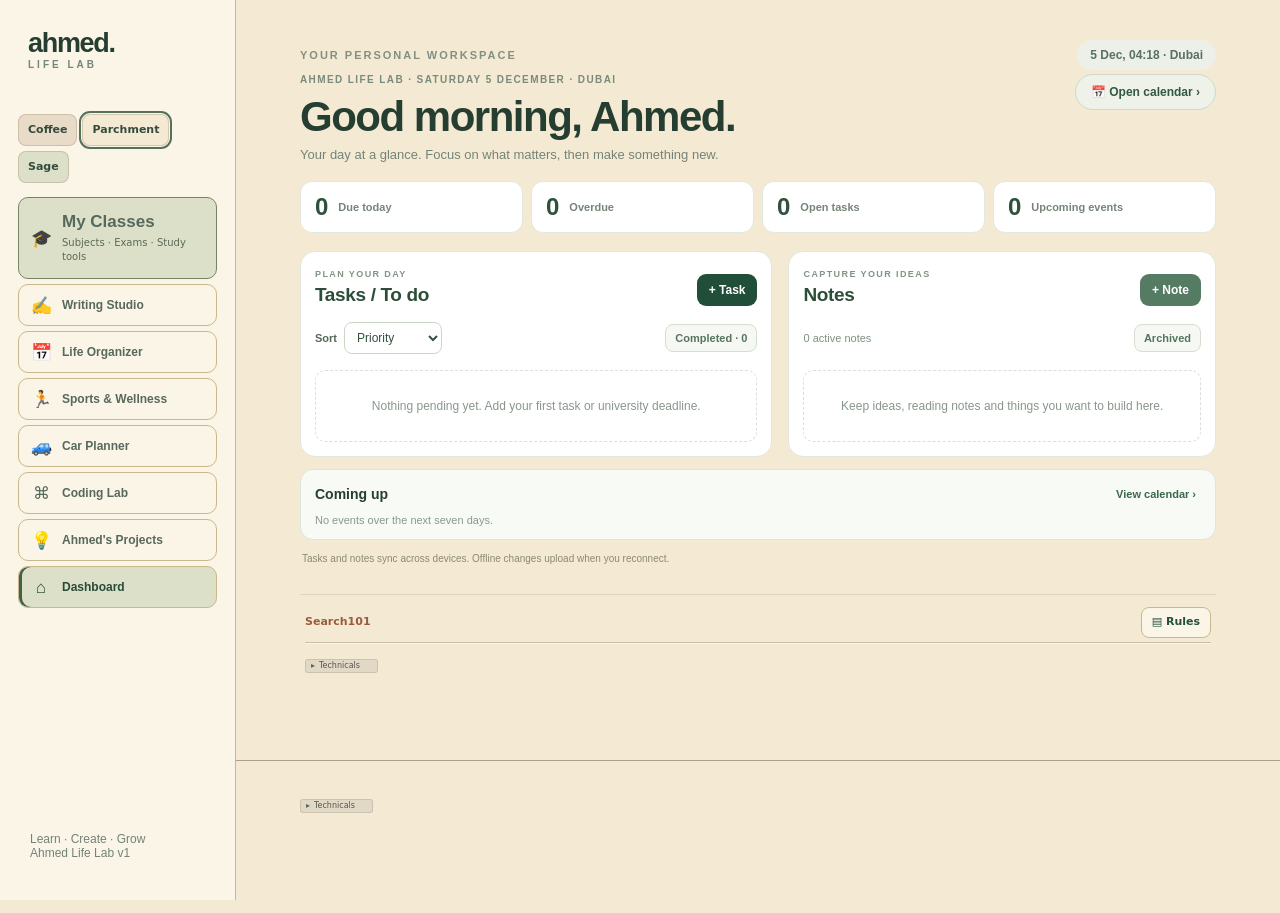
<file: index.html>
<!doctype html><html lang="en"><head><meta charset="UTF-8"/><meta name="viewport" content="width=device-width,initial-scale=1"/><title>Ahmed | Life Lab</title><meta name="theme-color" content="#142F23"><meta name="apple-mobile-web-app-capable" content="yes"><meta name="apple-mobile-web-app-status-bar-style" content="default"><meta name="apple-mobile-web-app-title" content="Ahmed Life Lab"><link rel="icon" type="image/svg+xml" href="/ahmed-icon.svg?v=2"><link rel="apple-touch-icon" sizes="180x180" href="/apple-touch-icon.png?v=2"><link rel="manifest" href="/manifest.webmanifest?v=2"><style>
:root{font-family:Inter,ui-sans-serif,-apple-system,BlinkMacSystemFont,"Segoe UI",sans-serif;color:#263a31;background:#f7f5ef}*{box-sizing:border-box}body{margin:0}button,input,textarea,select{font:inherit}button{cursor:pointer}aside{position:fixed;inset:0 auto 0 0;width:236px;background:#eeefe8;border-right:1px solid #e0e4d9;padding:28px 18px;display:flex;flex-direction:column}header.logo{font-size:27px;font-weight:760;letter-spacing:-1.3px;margin:0 10px 30px}.logo a{display:inline-block;color:inherit;text-decoration:none;border-radius:6px}.logo a:focus-visible{outline:2px solid #345543;outline-offset:4px}.logo span{display:block;font-size:10px;letter-spacing:3px;color:#74857a;font-weight:650}.nav{display:grid;gap:5px}.nav button{text-align:left;border:0;background:transparent;border-radius:10px;padding:12px 13px;color:#56695c;font-weight:560}.nav button.active,.nav button:hover{background:#dce5d9;color:#284b39}.foot{margin-top:auto;font-size:12px;color:#748278;padding:12px}main{margin-left:236px;padding:40px clamp(20px,5vw,80px);max-width:1450px}.top{display:flex;justify-content:space-between;align-items:center;gap:10px;flex-wrap:wrap}.eyebrow{color:#829083;font-size:11px;letter-spacing:2px;font-weight:750;text-transform:uppercase}h1{letter-spacing:-1.7px;font-size:clamp(30px,4vw,46px);margin:10px 0}p{color:#6a796e;line-height:1.55}.hero{background:#e7ecdf;border-radius:20px;padding:32px;margin:26px 0}.hero h2{margin:8px 0;font-size:29px;letter-spacing:-.9px}.grid{display:grid;grid-template-columns:repeat(3,minmax(0,1fr));gap:16px}.card,.panel{background:#fff;border:1px solid #e7e9e1;border-radius:17px;padding:23px;box-shadow:0 3px 9px #25382905}.card{cursor:pointer;transition:transform .15s}.card:hover{transform:translateY(-2px)}.symbol{display:inline-flex;align-items:center;justify-content:center;width:42px;height:42px;border-radius:13px;background:#eef2e9;color:#456653;font-size:22px}.card h3{margin:16px 0 4px}.card p{font-size:13px;margin:0}.chip{background:#edf0e8;color:#587160;padding:8px 13px;border-radius:50px;font-size:12px;font-weight:700}.toolbar{display:flex;gap:10px;flex-wrap:wrap;margin:20px 0}.primary{background:#345543;color:white;border:0;padding:12px 18px;border-radius:10px;font-weight:650}.secondary{background:#e9ede6;border:0;padding:10px 14px;border-radius:9px;color:#365340}.danger{color:#9a4b4b}.items{display:grid;gap:10px}.item{display:flex;align-items:center;gap:12px;justify-content:space-between;padding:15px;border:1px solid #e7e9e1;border-radius:12px;background:#fff}.item strong{display:block}.item small{display:block;color:#8a948b;margin-top:5px}.item .actions{display:flex;gap:6px}.empty{text-align:center;padding:40px 10px;color:#829083;border:1px dashed #d8ddd2;border-radius:14px}.modal{position:fixed;inset:0;background:#10201888;display:none;align-items:center;justify-content:center;padding:16px;z-index:9}.modal.show{display:flex}.dialog{background:#fafbf8;width:min(540px,100%);padding:25px;border-radius:18px;max-height:90vh;overflow:auto}.dialog label{display:block;margin:15px 0 6px;font-size:13px;font-weight:700}.dialog input,.dialog textarea,.dialog select{width:100%;border:1px solid #d5ddd1;background:white;border-radius:10px;padding:11px;color:#263a31}.dialog textarea{min-height:130px}.dialog .buttons{display:flex;gap:9px;margin-top:20px}.small{font-size:12px}.notice{background:#fff9e9;border:1px solid #f0e3bb;padding:12px 16px;border-radius:10px;font-size:12px;color:#766537;margin:20px 0}#menu{display:none}@media(max-width:900px){aside{position:static;width:auto;padding:18px}.logo{margin:0 0 12px!important}.nav{display:flex;overflow:auto;gap:3px}.nav button{white-space:nowrap;font-size:12px;padding:9px}aside .foot{display:none}main{margin:0;padding:20px}.grid{grid-template-columns:repeat(2,minmax(0,1fr))}}@media(max-width:550px){.grid{grid-template-columns:1fr}.hero{padding:22px}.card{padding:18px}.item{align-items:flex-start}.item .actions{flex-direction:column}}

/* Responsive navigation refresh · Ahmed Life Lab · October 2026 */
.nav button{display:flex;align-items:center;gap:10px}
.nav .nav-icon{flex:0 0 22px;display:inline-flex;justify-content:center;align-items:center;font-size:17px;line-height:1}
.nav .nav-label{min-width:0;line-height:1.2}
@media(max-width:900px){
  aside{padding:14px 14px 12px}
  header.logo{margin:0 0 12px!important;font-size:26px}
  .nav{display:grid;grid-template-columns:repeat(2,minmax(0,1fr));gap:6px;overflow:visible;width:100%}
  .nav button{display:flex;align-items:center;gap:7px;min-width:0;min-height:40px;padding:8px 9px;border:1px solid #e0e5db;border-radius:10px;background:#f9faf6;color:#506557;white-space:normal;text-align:left;font-size:12px;font-weight:630;line-height:1.15}
  .nav button.active{background:#dce5d9;border-color:#cadacc;color:#284b39}
  .nav .nav-icon{flex:0 0 19px;font-size:15px}
  .nav .nav-label{white-space:normal;overflow-wrap:normal}
  main{padding:14px 14px 24px}
  .top{align-items:center;gap:6px;margin-bottom:10px}
  .top .eyebrow{font-size:10px;letter-spacing:1.2px}
  .top .chip{font-size:11px;padding:7px 9px}
  h1{margin:8px 0 12px;font-size:clamp(29px,7vw,39px);line-height:1.15}
  .hero{margin:15px 0;padding:20px}
  .hero h2{font-size:24px}
  .hero p{margin-bottom:0}
}
@media(max-width:390px){
  .nav button{font-size:11px;gap:5px;padding:8px 7px}
  .nav .nav-icon{flex-basis:17px;font-size:14px}
  .top .eyebrow{letter-spacing:.7px}
}

.idea-launcher{display:flex;align-items:center;gap:12px;width:100%;text-align:left;cursor:pointer;margin-top:14px;padding:15px 18px;color:#263a31;font:inherit;border-radius:15px}
.idea-launcher:hover,.idea-launcher:focus-visible{background:#fbfcf9;border-color:#bccfbd;outline-offset:2px}
.idea-launcher-icon{width:40px;height:40px;flex:0 0 40px;display:grid;place-items:center;border-radius:11px;background:#edf2e9;font-size:20px}
.idea-launcher-label{display:flex;flex-direction:column;gap:5px;min-width:0}
.idea-launcher-label strong{font-size:16px;font-weight:730;color:#263a31}
.idea-launcher-label small{font-size:12px;color:#7b8b7b}
.idea-launcher-arrow{margin-left:auto;color:#698473;font-size:23px}
@media(max-width:900px){.idea-launcher{padding:12px 14px;margin-top:12px}}

/* Ahmed personal calendar */
.ahc{max-width:1350px;margin:0 auto 25px;color:#2a4535}
.ahc button,.ahc select{font:inherit;cursor:pointer}
.ahc-header{display:flex;justify-content:space-between;align-items:end;gap:12px;flex-wrap:wrap}
.ahc-kicker{font-size:10px;font-weight:750;color:#799080;letter-spacing:1.7px}
.ahc-header h1{font-size:clamp(28px,3vw,39px);margin:7px 0 4px}
.ahc-header p{margin:0;font-size:13px}
.ahc-tools{display:flex;align-items:center;flex-wrap:wrap;gap:6px}
.ahc-btn,.ahc-select{min-height:35px;padding:8px 11px;border:1px solid #bccdbb;border-radius:9px;background:#fff;color:#2d4b3a;font-weight:620;font-size:12px}
.ahc-btn.active{background:#214d39;color:#fff;border-color:#214d39}
.ahc-controls{display:flex;justify-content:space-between;align-items:center;gap:9px;flex-wrap:wrap;margin:13px 0 7px}
.ahc-fields,.ahc-pager,.ahc-views{display:flex;gap:6px;align-items:center;flex-wrap:wrap}
.ahc-select{font-weight:500;padding:8px;max-width:150px}
.ahc-pager .arrow{font-size:18px;min-width:36px}
.ahc-caption{margin:13px 0 6px;font-size:19px;font-weight:750;letter-spacing:-.3px}
.ahc-yearbar{display:flex;align-items:center;gap:10px}
.ahc-legend{display:flex;gap:6px;flex-wrap:wrap;margin:10px 0 5px}
.ahc-pri{font-size:11px;padding:5px 9px;border-radius:6px;border:1px solid currentColor}
.ahc-pri.urgent{background:#fdf0f1;color:#a92d38}
.ahc-pri.high{background:#fff3e9;color:#a45b32}
.ahc-pri.normal{background:#edf4ed;color:#42724d}
.ahc-pri.low{background:#ebf3fb;color:#3c6f97}
.ahc-pri.picked{outline:2px solid currentColor;outline-offset:1px}
.ahc-hint{font-size:11px;color:#78897d;margin:5px 0 11px}
.ahc-month{border:1px solid #c2d0bf;border-radius:12px;overflow:hidden;background:#fff}
.ahc-week-head,.ahc-month-grid{display:grid;grid-template-columns:repeat(7,minmax(0,1fr))}
.ahc-week-head{background:#e5ede1}
.ahc-week-head span{text-align:center;font-weight:730;font-size:12px;padding:10px 2px}
.ahc-cell{min-width:0;min-height:103px;padding:4px 5px;border-top:1px solid #cad8c6;border-right:1px solid #cad8c6}
.ahc-cell:nth-child(7n){border-right:0}
.ahc-cell.outside{background:#f4f6f3}
.ahc-cell.selected{background:#f1f7ef;box-shadow:inset 0 0 0 2px #739575}
.ahc-number-line{display:flex;justify-content:flex-end;margin-bottom:4px}
.ahc-number{border:0;border-radius:25px;background:transparent;color:#2d4b3a;font-size:12px;font-weight:750;min-width:27px;min-height:27px}
.ahc-cell.today .ahc-number{background:#214d39;color:#fff}
.ahc-cell.outside .ahc-number{color:#99a89b}
.ahc-chips{display:grid;gap:3px}
.ahc-chip{display:block;min-width:0;width:100%;overflow:hidden;text-overflow:ellipsis;white-space:nowrap;text-align:left;border:0;border-left:3px solid #56805a;border-radius:5px;padding:4px 5px;background:#ebf3e9;color:#355a39;font-size:10px;line-height:1.4}
.ahc-chip.urgent{background:#fef0f1;border-color:#ba3441;color:#aa3540}
.ahc-chip.high{background:#fff0e6;border-color:#bd794d;color:#985b38}
.ahc-chip.low,.ahc-chip.university{background:#eaf2fa;border-color:#4578a5;color:#35628b}
.ahc-chip.done{text-decoration:line-through;opacity:.65}
.ahc-more{font-size:10px;color:#6f806f}
.ahc-agenda{border:1px solid #e0e7dc;border-radius:12px;background:#fff;padding:14px;margin:16px 0}
.ahc-agenda-head{display:flex;align-items:center;justify-content:space-between;gap:8px;margin-bottom:12px}
.ahc-agenda-head h2{font-size:17px;margin:0}
.ahc-agenda-list{display:grid;gap:7px}
.ahc-entry{display:flex;gap:9px;align-items:center;justify-content:space-between;border-left:4px solid #557f5d;background:#f4f7f2;padding:10px 11px;border-radius:7px;min-width:0}
.ahc-entry.urgent{background:#fef2f2;border-color:#b73442}
.ahc-entry.high{background:#fff4ed;border-color:#b8794c}
.ahc-entry.low,.ahc-entry.university{background:#eef5fc;border-color:#5380a4}
.ahc-entry.done{opacity:.65}
.ahc-entry.done strong{text-decoration:line-through}
.ahc-details{flex:1;min-width:0;display:flex;flex-direction:column;gap:4px}
.ahc-details strong{font-size:12px;overflow-wrap:anywhere}
.ahc-details small{font-size:11px;color:#718273;white-space:pre-wrap;overflow-wrap:anywhere}
.ahc-entry-tools{display:flex;gap:6px;align-items:center}
.ahc-entry-tools button{border:1px solid #c4d3c1;background:#fff;color:#365942;border-radius:7px;padding:6px 9px;font-size:11px}
.ahc-entry-tools input{accent-color:#356542;width:16px;height:16px}
.ahc-empty{color:#819181;font-size:12px;padding:12px}
.ahc-week{display:grid;grid-template-columns:repeat(7,minmax(0,1fr));border:1px solid #c5d3c2;border-radius:12px;overflow:hidden;background:#fff}
.ahc-week-col{padding:8px;min-width:0;min-height:170px;border-right:1px solid #cbd8c9}
.ahc-week-col:last-child{border-right:0}
.ahc-week-col.selected{background:#f0f6ed}
.ahc-week-col>button{border:0;background:transparent;font-size:12px;font-weight:740;color:#305341;margin-bottom:12px}
.ahc-week-col .ahc-chip{margin-bottom:5px}
.ahc-year{display:grid;grid-template-columns:repeat(3,minmax(0,1fr));gap:12px}
.ahc-mini{border:1px solid #d7e1d4;border-radius:12px;background:#fff;padding:11px;min-width:0}
.ahc-mini-title{border:0;background:transparent;color:#2c533b;font-size:13px;font-weight:760;margin-bottom:8px}
.ahc-mini-grid{display:grid;grid-template-columns:repeat(7,minmax(0,1fr));gap:2px}
.ahc-mini-grid span,.ahc-mini-grid button{border:0;background:transparent;text-align:center;border-radius:4px;padding:4px 0;font-size:10px;min-width:0;color:#496c50}
.ahc-mini-grid button.has{background:#dcebd7;font-weight:750}
.ahc-mini-grid button.today{background:#264b38;color:white}
.ahc-footnote{margin-top:12px;background:#fff9e9;border:1px solid #f1e4c0;border-radius:9px;padding:10px 12px;font-size:11px;color:#826d49}
.ahc-overlay{position:fixed;inset:0;background:#13271bbb;z-index:50;display:none;align-items:center;justify-content:center;padding:14px}
.ahc-overlay.show{display:flex}
.ahc-dialog{background:white;border-radius:16px;max-height:90dvh;overflow:auto;width:min(520px,100%);padding:20px}
.ahc-dialog h2{margin:0 0 12px}
.ahc-dialog label{font-size:12px;font-weight:700;display:block;margin:10px 0 5px}
.ahc-dialog input:not([type=checkbox]),.ahc-dialog textarea,.ahc-dialog select{width:100%;min-width:0;border:1px solid #c5d4c2;border-radius:8px;padding:10px;font:inherit;font-size:13px;box-sizing:border-box;background:white;color:#2a4635}
.ahc-dialog textarea{min-height:95px}
.ahc-form-grid{display:grid;grid-template-columns:repeat(2,minmax(0,1fr));gap:5px 10px}
.ahc-modal-actions{display:flex;gap:8px;justify-content:flex-end;flex-wrap:wrap;margin-top:15px}
@media(max-width:900px){.ahc-cell{min-height:85px}.ahc-controls{justify-content:flex-start}.ahc-header{align-items:flex-start}}
@media(max-width:650px){
 .ahc-header h1{font-size:28px}.ahc-tools .ahc-btn{padding:8px;font-size:11px}
 .ahc-controls .ahc-fields{flex:1 1 100%}.ahc-cell{min-height:55px;padding:2px 1px}
 .ahc-week-head span{font-size:10px;padding:8px 1px}
 .ahc-number-line{justify-content:center}.ahc-number{min-height:23px;min-width:23px;font-size:11px;padding:0}
 .ahc-chips{text-align:center;display:block;line-height:8px}
 .ahc-chip{display:inline-block;vertical-align:middle;width:6px;height:6px;margin:1px;padding:0;border:0;border-radius:50%;font-size:0}
 .ahc-more{font-size:9px}.ahc-week-col{padding:4px 1px;min-height:90px}
 .ahc-week-col>button{padding:0;font-size:10px}.ahc-week-col .ahc-chip{display:block;margin:3px auto}
 .ahc-year{grid-template-columns:repeat(2,minmax(0,1fr));gap:8px}.ahc-mini{padding:7px 5px}.ahc-mini-grid span,.ahc-mini-grid button{font-size:9px;padding:3px 0}
 .ahc-agenda{padding:11px}.ahc-agenda-head h2{font-size:15px}.ahc-form-grid{gap:3px 7px}
}
@media print{
  body{background:#fff!important}aside,.top,main>.notice,.ahc-tools,.ahc-controls,.ahc-yearbar,.ahc-legend,.ahc-hint,.ahc-footnote,.ahc-overlay,.ahc-agenda-head button,.ahc-entry-tools{display:none!important}
  main{max-width:none!important;margin:0!important;padding:0!important}.ahc{max-width:100%}
  .ahc-cell{min-height:84px!important;break-inside:avoid}.ahc-year{grid-template-columns:repeat(3,minmax(0,1fr))}
  .ahc-week-head,.ahc-month-grid,.ahc-mini{break-inside:avoid}.ahc-chip{white-space:normal}
}

/* Ahmed Life Lab daily workspace */
.ahd{max-width:1420px}
.ahd-greeting{display:flex;justify-content:space-between;align-items:flex-start;gap:14px;margin:4px 0 15px;flex-wrap:wrap}
.ahd-greeting .ahd-kicker{font-size:10px;color:#788b7c;letter-spacing:1.4px;font-weight:770;text-transform:uppercase}
.ahd-greeting h1{margin:8px 0 5px;font-size:clamp(29px,3.7vw,42px);letter-spacing:-1.5px;line-height:1.13}
.ahd-greeting p{margin:0;font-size:13px;color:#748377}
.ahd-date-pill{border:1px solid #ccd9ca;border-radius:30px;padding:10px 15px;background:#eef2e9;color:#325840;font-size:12px;font-weight:750;cursor:pointer}
.ahd-stats{display:grid;grid-template-columns:repeat(4,minmax(0,1fr));gap:8px;margin:0 0 18px}
.ahd-stats>div{border:1px solid #e1e8dd;border-radius:12px;padding:11px 14px;background:#fff;display:flex;gap:10px;align-items:center;min-width:0}
.ahd-stats strong{font-size:24px;font-weight:790;color:#2f513d}
.ahd-stats span{font-size:11px;color:#758578;font-weight:620}
.ahd-layout{display:grid;grid-template-columns:minmax(0,1fr) 188px;align-items:start;gap:16px}
.ahd-work,.ahd-panel,.ahd-columns{min-width:0}
.ahd-columns{display:grid;grid-template-columns:minmax(0,1.05fr) minmax(0,.95fr);gap:13px;align-items:start}
.ahd-panel{background:#fff;border:1px solid #e0e7dd;border-radius:15px;padding:14px}
.ahd-panel-top{display:flex;align-items:center;justify-content:space-between;gap:6px;min-height:49px}
.ahd-eyebrow{font-size:9px;letter-spacing:1.4px;font-weight:800;color:#819485}
.ahd-panel h2{margin:5px 0;color:#2c4e39;font-size:19px;letter-spacing:-.35px}
.ahd-solid-btn{border:0;border-radius:9px;background:#214e39;color:#fff;padding:9px 12px;font-size:12px;font-weight:720;cursor:pointer;white-space:nowrap}
.ahd-note-add{background:#557b63}
.ahd-panel-controls{display:flex;align-items:center;flex-wrap:wrap;gap:7px;min-height:43px;margin:2px 0 10px;color:#829082;font-size:11px}
.ahd-panel-controls label{font-weight:730;color:#536858}
.ahd-panel-controls select{font:inherit;font-size:12px;color:#34513e;border:1px solid #cad7c6;background:#fff;border-radius:8px;padding:7px 8px;min-width:98px}
.ahd-filter{margin-left:auto;border:1px solid #d4dfd0;background:#f5f8f3;border-radius:8px;color:#567460;padding:7px 9px;font-size:11px;font-weight:710;cursor:pointer}
.ahd-filter.on{color:#fff;background:#416b50}
.ahd-task-list,.ahd-note-list{display:grid;gap:8px}
.ahd-task{border:1px solid #d2dfd0;background:#f4f8f2;border-radius:11px;padding:11px}
.ahd-task.urgent{border-color:#e5a3a4;background:#fff4f3}
.ahd-task.high{border-color:#e3bb9c;background:#fff7f0}
.ahd-task.low{border-color:#aec9de;background:#f4f9fd}
.ahd-task.is-done{opacity:.72}
.ahd-card-heading{display:flex;align-items:flex-start;justify-content:space-between;gap:8px}
.ahd-card-heading strong{font-size:13px;line-height:1.45;color:#2b4535;overflow-wrap:anywhere}
.ahd-task.is-done strong{text-decoration:line-through}
.ahd-task-tag{background:#e8eee5;border-radius:6px;color:#617966;font-size:10px;padding:4px 6px;flex-shrink:0}
.ahd-description{margin:6px 0;color:#58695e;font-size:11px;line-height:1.55;white-space:pre-wrap;overflow-wrap:anywhere;display:-webkit-box;-webkit-line-clamp:3;-webkit-box-orient:vertical;overflow:hidden}
.ahd-task-meta{display:flex;align-items:center;gap:7px;flex-wrap:wrap;margin:9px 0 5px;color:#687b6c;font-size:11px}
.ahd-priority{border:1px solid currentColor;border-radius:6px;padding:2px 5px;color:#46724c;background:#e5f0e4}
.ahd-priority.urgent{color:#b42b3b;background:#fbe9ec}
.ahd-priority.high{color:#9b5d30;background:#fff0e6}
.ahd-priority.low{color:#326c97;background:#e9f2fa}
.ahd-overdue{color:#b12935;font-weight:750}
.ahd-due-today{font-weight:750;color:#aa6a38}
.ahd-task-actions,.ahd-note-actions{display:flex;gap:6px;justify-content:flex-end;margin-top:10px;flex-wrap:wrap}
.ahd-small-btn{background:#fff;border:1px solid #cad7c7;border-radius:7px;padding:6px 10px;font-size:11px;font-weight:700;color:#36543e;cursor:pointer}
.ahd-small-btn.ahd-done{background:#e6eee4}
.ahd-note-card{background:#f6f9f5;border:1px solid #bdcfbc;border-radius:11px;padding:12px}
.ahd-note-card .ahd-card-heading strong{font-size:13px}
.ahd-note-body{font-size:11px;color:#647467;line-height:1.55;white-space:pre-wrap;overflow-wrap:anywhere;display:-webkit-box;-webkit-line-clamp:4;-webkit-box-orient:vertical;overflow:hidden;margin:9px 0 3px}
.ahd-empty{border:1px dashed #d7e1d4;border-radius:10px;padding:26px 13px;font-size:12px;color:#89978b;line-height:1.5;text-align:center}
.ahd-more{background:none;border:0;text-decoration:underline;color:#396d4e;font-size:11px;margin-top:13px;font-weight:720;cursor:pointer}
.ahd-note-count{font-size:11px;color:#869586;margin:9px}
.ahd-upcoming{border:1px solid #dde6d9;border-radius:13px;padding:13px 14px;margin-top:12px;background:#f8faf6}
.ahd-upcoming-top{display:flex;justify-content:space-between;align-items:center;margin-bottom:9px}
.ahd-upcoming h2{font-size:14px;margin:0}
.ahd-plain-btn{border:0;background:transparent;color:#3b684b;font-size:11px;font-weight:700;cursor:pointer;padding:5px}
.ahd-event-list{display:flex;flex-wrap:wrap;gap:7px}
.ahd-event-chip{display:flex;align-items:center;gap:7px;border:1px solid #cbd9c8;background:#fff;color:#416049;border-radius:9px;padding:8px 9px;font-size:11px;cursor:pointer;text-align:left}
.ahd-event-date{font-weight:800;color:#2b573b}
.ahd-upcoming-empty{font-size:11px;color:#88998a}
.ahd-rail{background:#edf1e9;border:1px solid #dde7d9;border-radius:15px;padding:12px}
.ahd-rail h2{font-size:16px;color:#325341;margin:3px 0 4px}
.ahd-rail p{font-size:11px;color:#819083;margin:0 0 13px}
.ahd-shortcuts{display:grid;gap:7px}
.ahd-shortcut{display:flex;align-items:center;gap:8px;border:1px solid #e4ebe0;background:#fff;border-radius:9px;min-height:42px;padding:7px 9px;color:#34533f;font-size:11px;font-weight:730;text-align:left;cursor:pointer}
.ahd-shortcut:hover{background:#f8faf7}
.ahd-shortcut-symbol{font-size:17px;flex:0 0 23px}
.ahd-chev{margin-left:auto;font-size:19px;color:#859b86}
.ahd-mobile-project{display:none}
.ahd-local-note{font-size:10px;color:#8b8974;margin:13px 2px 0}
.ahd-modal{display:none;position:fixed;inset:0;z-index:60;background:#142b20b8;padding:16px;align-items:center;justify-content:center}
.ahd-modal.show{display:flex}
.ahd-note-dialog{background:#fff;border-radius:15px;padding:20px;width:min(520px,100%);max-height:90dvh;overflow:auto;box-shadow:0 20px 45px #0002}
.ahd-note-dialog-head{display:flex;align-items:center;justify-content:space-between}
.ahd-note-dialog h2{font-size:21px;margin:0 0 12px}
.ahd-note-dialog label{display:block;font-size:12px;font-weight:720;color:#3b5b43;margin:12px 0 5px}
.ahd-note-dialog input,.ahd-note-dialog textarea{border:1px solid #c9d8c4;border-radius:9px;padding:11px;background:white;width:100%;font:inherit;font-size:13px;box-sizing:border-box;color:#2a4536}
.ahd-note-dialog textarea{resize:vertical;line-height:1.6;min-height:150px}
.ahd-note-dialog-actions{display:flex;justify-content:flex-end;align-items:center;gap:10px;margin-top:15px}
@media(max-width:1210px){.ahd-layout{grid-template-columns:minmax(0,1fr) 166px;gap:11px}.ahd-columns{gap:9px}.ahd-panel{padding:11px}.ahd-rail{padding:9px}}
@media(max-width:1050px){.ahd-layout{grid-template-columns:1fr}.ahd-rail{display:none}.ahd-mobile-project{display:flex;align-items:center;gap:9px;padding:13px 16px;border:1px solid #cfddcb;border-radius:11px;background:#fff;width:100%;margin-top:12px;color:#35583f;text-align:left;cursor:pointer}.ahd-mobile-project span:first-child{font-size:20px}.ahd-mobile-project span:nth-child(2){display:flex;flex:1;flex-direction:column;gap:4px}.ahd-mobile-project small{color:#819083;font-size:10px}}
@media(max-width:720px){.ahd-columns{grid-template-columns:1fr;gap:12px}.ahd-panel{padding:13px}.ahd-greeting{margin-top:8px}.ahd-stats{gap:6px}.ahd-stats>div{padding:9px 7px;display:flex;flex-direction:column;gap:2px;text-align:center}.ahd-stats strong{font-size:20px}.ahd-stats span{font-size:9px}.ahd-greeting .ahd-kicker{font-size:9px;letter-spacing:1px}.ahd-greeting h1{font-size:30px}}
@media(max-width:420px){.ahd-stats>div{min-height:58px}.ahd-date-pill{padding:7px 10px;font-size:11px}.ahd-panel-top h2{font-size:18px}}

/* Unified site navigation v2: one global sidebar, no duplicate home Explore panel. */
.ahd-layout{grid-template-columns:minmax(0,1fr)!important}
.ahd-rail,.ahd-mobile-project{display:none!important}
@media(min-width:1051px){.ahd-columns{grid-template-columns:minmax(0,1.05fr) minmax(0,.95fr);gap:16px}}
@media(max-width:900px){
 .nav{display:grid;grid-template-columns:repeat(2,minmax(0,1fr));gap:6px;overflow:visible;width:100%}
 .nav button{min-height:40px;min-width:0;white-space:normal}
 .nav .nav-label{overflow-wrap:anywhere}
}
</style><link rel="stylesheet" href="/writing-v2.css?v=20261019"><script src="/sync-merge.js?v=1"></script><script src="/cloud-sync.js?v=1"></script><style id="uni005-compact">
@media (min-width:901px){footer:has([data-uni-footer]){margin-left:236px!important;padding-inline:clamp(20px,5vw,80px)}}
footer:has(> [data-uni-footer]){padding-bottom:calc(88px + env(safe-area-inset-bottom,0px))!important}

/* UNI005. The disclosure owns the tap area. Its label owns the visible chip. */
:is(#site-rec,[data-uni-footer])[data-uni-footer],
:is(#site-rec,[data-uni-footer])[data-uni-footer] details {
  box-sizing:border-box!important; width:100%!important; max-width:100%!important;
  margin:0!important; padding:0!important; border:0!important; border-radius:0!important;
  background:transparent!important; box-shadow:none!important; text-align:left!important;
  direction:ltr; color:#58564f; font:400 8px/12px system-ui,sans-serif!important;
}
:is(#site-rec,[data-uni-footer])[data-uni-footer] :is(div,p,span,a,button,small,h3,dl,dt,dd,label,summary) {
  font:400 8px/12px system-ui,sans-serif!important;
  letter-spacing:normal!important; text-transform:none!important;
}
:is(#site-rec,[data-uni-footer])[data-uni-footer] :is(.uni-body,.rec-body,.techbody,.tech-inner,.chapter-detail-group,.website-details,.technical-section,.uni005-release) {
  background:transparent!important; border:0!important; box-shadow:none!important;
  padding:0!important; margin:0!important; text-align:left!important; display:block;
}
:is(#site-rec,[data-uni-footer])[data-uni-footer] summary {
  display:flex!important; align-items:flex-end!important; justify-content:flex-start!important;
  width:max-content!important; max-width:100%!important; min-width:44px!important; height:44px!important; min-height:44px!important;
  margin:0!important; padding:0!important; list-style:none!important; box-sizing:border-box!important;
  background:transparent!important; border:0!important; border-radius:0!important; box-shadow:none!important;
  transform:none!important; cursor:pointer; direction:ltr;
}
:is(#site-rec,[data-uni-footer])[data-uni-footer] summary::-webkit-details-marker {display:none}
:is(#site-rec,[data-uni-footer])[data-uni-footer] summary::before,
:is(#site-rec,[data-uni-footer])[data-uni-footer] summary::after {content:none!important;display:none!important}
:is(#site-rec,[data-uni-footer])[data-uni-footer] summary > span {
  display:inline-flex!important; align-items:center!important; justify-content:flex-start!important; flex:none!important;
  box-sizing:border-box!important; width:max-content!important; min-width:0!important; height:14px!important; min-height:14px!important;
  gap:4px!important; margin:0!important; padding:0 5px!important;
  border:.5px solid rgba(130,122,109,.25)!important; border-radius:3px!important;
  background:rgba(130,130,130,.16)!important; color:#58564f!important; box-shadow:none!important;
  font:400 8px/1 system-ui,sans-serif!important; white-space:nowrap!important; overflow-wrap:normal!important;
  transform:none!important; rotate:none!important; position:static!important;
}
:is(#site-rec,[data-uni-footer])[data-uni-footer] > summary > span {width:73px!important}
:is(#site-rec,[data-uni-footer])[data-uni-footer] summary > span::before {
  display:inline!important; content:"▸"!important; font:400 8px/1 system-ui,sans-serif!important;
  color:#527057!important; transform:none!important; border:0!important;
}
:is(#site-rec,[data-uni-footer])[data-uni-footer][open] > summary > span::before,
:is(#site-rec,[data-uni-footer])[data-uni-footer] details[open] > summary > span::before {content:"▾"!important}
:is(#site-rec,[data-uni-footer])[data-uni-footer] summary:focus-visible > span {outline:2px solid #527057;outline-offset:1px}
:is(#site-rec,[data-uni-footer])[data-uni-footer] :is(.uni005-release,p) {margin:0!important;padding:0!important}
:is(#site-rec,[data-uni-footer])[data-uni-footer] .uni005-release {display:grid!important;gap:2px!important;padding-top:4px!important}
:is(#site-rec,[data-uni-footer])[data-uni-footer] [data-connections] {display:flex!important;gap:2px 8px!important;flex-wrap:wrap}
:is(#site-rec,[data-uni-footer])[data-uni-footer] [data-service] {display:inline-flex;align-items:center;gap:3px;white-space:nowrap}
:is(#site-rec,[data-uni-footer])[data-uni-footer] [data-service] i {display:inline-block;width:6px!important;height:6px!important;box-sizing:border-box;margin:0!important;border:1px solid currentColor;border-radius:50%}
:is(#site-rec,[data-uni-footer])[data-uni-footer] :is(.actions,.actions-line,.row,.chapter-detail-row) {gap:2px 4px!important;padding:0!important}
:is(#site-rec,[data-uni-footer])[data-uni-footer] button {min-height:14px!important;padding:0 5px!important;margin:0!important}
:is(#site-rec,[data-uni-footer])[data-uni-footer] details[open] > p:first-of-type {padding-top:4px!important}
</style><style>@media(pointer:coarse){[data-prev="-1"],[data-prev="1"]{display:none!important}}</style></head><body><aside><header class="logo"><a id="ahmedHome" href="/" aria-label="Ahmed Life Lab home" title="Back to Dashboard">ahmed.<span>LIFE LAB</span></a></header><nav class="nav" id="nav"></nav><div class="foot">Learn · Create · Grow<br/>Ahmed Life Lab v1</div></aside><main><div class="top"><div class="eyebrow">YOUR PERSONAL WORKSPACE</div><div class="chip" id="clock">Dubai · UAE</div></div><div id="content"></div><div class="notice">Shared workspace. Entries sync across devices when online. Check the sync status before closing this page.</div></main><div id="modal" class="modal"><div class="dialog"><h2 id="modalTitle">New entry</h2><form id="entryForm"><label for="entryTitle">Title</label><input id="entryTitle" maxlength="150" required placeholder="Give this a name"/><label for="entryDate">Date (optional)</label><input type="date" id="entryDate"/><label for="entryDetails">Notes</label><textarea id="entryDetails" placeholder="Details, ideas, goals..."></textarea><div class="buttons"><button class="primary" type="submit">Save entry</button><button class="secondary" type="button" id="cancel">Cancel</button></div></form></div></div><script>
const semesterExams=[{"id": "semester-2026-oct-17", "title": "English 2", "date": "2026-10-17", "time": "15:30", "details": "HUB Yard \u00b7 Zone C", "kind": "event", "source": "university", "priority": "Low", "exam": true}, {"id": "semester-2026-oct-20", "title": "AI in Modern Life", "date": "2026-10-20", "time": "09:30", "details": "HUB Yard \u00b7 Zone C", "kind": "event", "source": "university", "priority": "Low", "exam": true}, {"id": "semester-2026-oct-21", "title": "Principles of Environmental Sciences", "date": "2026-10-21", "time": "12:30", "details": "HUB Yard \u00b7 Zone B", "kind": "event", "source": "university", "priority": "Low", "exam": true}, {"id": "semester-2026-oct-22", "title": "Emirati Studies", "date": "2026-10-22", "time": "09:30", "details": "HUB Yard \u00b7 Zone A", "kind": "event", "source": "university", "priority": "Low", "exam": true}, {"id": "semester-2026-oct-23", "title": "Psychology II", "date": "2026-10-23", "time": "15:00", "details": "HUB-101", "kind": "event", "source": "university", "priority": "Low", "exam": true}];


function ahPriority(x,source){
 const choices=['Low','Normal','Medium','High','Urgent'];
 const value=source==='semester'?(all().semesterPriorities||{})[x.id]||'Normal':x.priority||'Normal';
 return `<select class="ah-badge ah-priority ${value.toLowerCase()}" data-priority-id="${esc(x.id)}" data-priority-source="${source}" aria-label="Priority for ${esc(x.title)}">${choices.map(p=>`<option${p===value?' selected':''}>${p}</option>`).join('')}</select>`;
}
function ahCountdown(x){
 if(x.done)return '<span class="ah-badge muted">Completed</span>';
 const dt=x.date||x.due;if(!dt)return '<span class="ah-badge muted">No date</span>';
 const now=new Date(),parts=Object.fromEntries(new Intl.DateTimeFormat('en-US',{timeZone:'Asia/Dubai',year:'numeric',month:'2-digit',day:'2-digit'}).formatToParts(now).map(p=>[p.type,p.value]));
 const today=parts.year+'-'+parts.month+'-'+parts.day;
 const days=Math.round((Date.parse(dt+'T00:00:00Z')-Date.parse(today+'T00:00:00Z'))/86400000);
 if(!Number.isFinite(days))return '';
 if(x.exam&&new Date(dt+'T'+(x.time||'23:59')+':00+04:00')<now)return '<span class="ah-badge muted">Past exam</span>';
 const cls=days<=0?'urgent':days<=3?'high':days<=7?'medium':'low';
 const label=days<0?Math.abs(days)+' days overdue':days===0?'Today':days===1?'1 day left':days+' days left';
 return `<span class="ah-badge ${cls}">${label}</span>`;
}
function ahBadges(x,source){return `<div class="ah-badges">${ahPriority(x,source)}${ahCountdown(x)}</div>`}
document.addEventListener('change',e=>{
 const el=e.target;if(!el.matches('[data-priority-id]'))return;
 try{
 const source=el.dataset.prioritySource,id=el.dataset.priorityId,value=el.value;
 if(!['Low','Normal','Medium','High','Urgent'].includes(value))return;
 if(source==='notes'){const rows=JSON.parse(localStorage.getItem('ahmed-daily-notes-v1')||'[]'),x=rows.find(x=>x.id===id);if(x){x.priority=value;x.updatedAt=new Date().toISOString();localStorage.setItem('ahmed-daily-notes-v1',JSON.stringify(rows));}}
 else {const db=all();if(source==='semester'){db.semesterPriorities||={};db.semesterPriorities[id]=value;}else{const x=(db[source]||[]).find(x=>x.id===id);if(x){x.priority=value;x.updatedAt=new Date().toISOString();}}save(db);}
 render();
 }catch{alert('Could not save priority. Please try again.');}
});

const modules=[{id:'university',icon:'🎓',name:'University Planner',desc:'Courses, homework, exams and study goals',hint:'Track assignments and your psychology studies'},{id:'writing',icon:'✍️',name:'Writing Studio',desc:'Notes, essays, chapters and books',hint:'Capture an idea, essay or book chapter'},{id:'life',icon:'📅',name:'Life Organizer',desc:'Calendar, tasks and routines',hint:'Organize personal tasks and important dates'},{id:'sports',icon:'🏃',name:'Sports & Wellness',desc:'Training, activity and wellness goals',hint:'Log training and healthy habits'},{id:'car',icon:'🚙',name:'Car Planner',desc:'Nissan and future car comparisons',hint:'Save and compare vehicles and budgets'},{id:'coding',icon:'⌘',name:'Coding Lab',desc:'Build projects and learn to publish',hint:'Log your first coding project'},{id:'projects',icon:'💡',name:"Ahmed's Projects",desc:'Ideas, notes and things to build',hint:'Save ideas, brainstorm projects and plan what to build next'}];let page='home',editing=null;
function all(){try{return JSON.parse(localStorage.getItem('ahmed-life-lab-v1')||'{}')}catch{return {}}}function save(v){localStorage.setItem('ahmed-life-lab-v1',JSON.stringify(v))}function esc(v){return String(v??'').replace(/[&<>"']/g,c=>({'&':'&amp;','<':'&lt;','>':'&gt;','"':'&quot;',"'":'&#39;'}[c]))}
function render(){document.getElementById('nav').innerHTML='<button class="'+(page==='home'?'active':'')+'" data-page="home"><span class="nav-icon" aria-hidden="true">⌂</span><span class="nav-label">Dashboard</span></button>'+modules.map(m=>'<button data-page="'+m.id+'" class="'+(page===m.id?'active':'')+'"><span class="nav-icon" aria-hidden="true">'+m.icon+'</span><span class="nav-label">'+m.name+'</span></button>').join('');document.querySelectorAll('[data-page]').forEach(b=>b.onclick=()=>{page=b.dataset.page;render()});const root=document.getElementById('content');if(page==='home'){root.innerHTML='<h1>Welcome to your world, Ahmed.</h1><p>One space to study, create, organize, and build your future.</p><section class="hero"><div class="eyebrow">TODAY IS A NEW OPPORTUNITY</div><h2>Make today count.</h2><p>Learn something. Create something. Move forward.</p></section><div class="grid">'+modules.filter(m=>m.id!=='projects').map(m=>'<article class="card" data-open="'+m.id+'"><div class="symbol">'+m.icon+'</div><h3>'+m.name+'</h3><p>'+m.desc+'</p><p class="small">'+((all()[m.id]||[]).length)+' saved entries</p></article>').join('')+'</div><button type="button" class="panel idea-launcher" data-open="projects" aria-label="Open Ahmed&#39;s Projects"><span class="idea-launcher-icon" aria-hidden="true">💡</span><span class="idea-launcher-label"><strong>Ahmed&#39;s Projects</strong><small>Ideas, notes and things to build</small></span><span class="idea-launcher-arrow" aria-hidden="true">→</span></button>';document.querySelectorAll('[data-open]').forEach(e=>e.onclick=()=>{page=e.dataset.open;render()});return}const m=modules.find(x=>x.id===page),entries=(all()[page]||[]);root.innerHTML='<h1>'+m.icon+' '+m.name+'</h1><p>'+m.desc+'</p><div class="toolbar"><button class="primary" id="add">'+(page==='projects'?'+ New idea':'+ New entry')+'</button><button class="secondary" id="export">Export JSON</button><span class="chip">'+entries.length+' entries</span></div><div class="panel" style="margin-bottom:16px"><strong>YOUR SPACE</strong><p>'+m.hint+'</p></div><div class="items">'+(entries.length?entries.map(x=>'<div class="item"><div><strong>'+esc(x.title)+'</strong><small>'+esc(x.date||'No date')+'</small><p class="small" style="white-space:pre-wrap">'+esc(x.details)+'</p></div><div class="actions"><button class="secondary" data-edit="'+x.id+'">Edit</button><button class="secondary danger" data-delete="'+x.id+'">Delete</button></div></div>').join(''):'<div class="empty">'+(page==='projects'?'No ideas yet. Add your first project idea.':'Nothing here yet. Add your first entry.')+'</div>')+'</div>';document.getElementById('add').onclick=()=>show();document.getElementById('export').onclick=()=>{const blob=new Blob([JSON.stringify(entries,null,2)],{type:'application/json'}),a=document.createElement('a');a.href=URL.createObjectURL(blob);a.download='ahmed-'+page+'.json';a.click();URL.revokeObjectURL(a.href)};document.querySelectorAll('[data-edit]').forEach(b=>b.onclick=()=>show(b.dataset.edit));document.querySelectorAll('[data-delete]').forEach(b=>b.onclick=()=>{if(confirm('Delete this entry?')){const db=all();db[page]=(db[page]||[]).filter(x=>x.id!==b.dataset.delete);save(db);render()}})}
function show(id){editing=id||null;const x=(all()[page]||[]).find(v=>v.id===id)||{};document.getElementById('modalTitle').textContent=id?(page==='projects'?'Edit idea':'Edit entry'):(page==='projects'?'New idea':'New entry');document.getElementById('entryTitle').value=x.title||'';document.getElementById('entryDate').value=x.date||'';document.getElementById('entryDetails').value=x.details||'';document.getElementById('modal').classList.add('show');document.getElementById('entryTitle').focus()}function hide(){document.getElementById('modal').classList.remove('show')}document.getElementById('cancel').onclick=hide;document.getElementById('modal').onclick=e=>{if(e.target.id==='modal')hide()};document.getElementById('entryForm').onsubmit=e=>{e.preventDefault();const db=all();db[page]||=[];const x={...(db[page].find(v=>v.id===editing)||{}),id:editing||crypto.randomUUID(),title:document.getElementById('entryTitle').value.trim(),date:document.getElementById('entryDate').value,details:document.getElementById('entryDetails').value,updatedAt:new Date().toISOString()};if(!x.title)return;if(editing)db[page]=db[page].map(v=>v.id===editing?x:v);else db[page].unshift(x);save(db);hide();render()};document.getElementById('clock').textContent=new Intl.DateTimeFormat('en-GB',{timeZone:'Asia/Dubai',day:'numeric',month:'short',hour:'2-digit',minute:'2-digit'}).format(new Date())+' · Dubai';render();
</script><style>
.writer-head{display:flex;justify-content:space-between;gap:14px;align-items:center;flex-wrap:wrap}.writer-sub{font-size:14px;margin:5px 0 18px}.book-grid{display:grid;grid-template-columns:repeat(auto-fill,minmax(220px,1fr));gap:18px;margin-top:22px}.book-card{border:1px solid #e5e6dc;border-radius:16px;padding:0;background:#fff;text-align:left;overflow:hidden;cursor:pointer;box-shadow:0 4px 12px #263a3108}.book-card:hover{transform:translateY(-2px)}.book-cover{min-height:220px;background:linear-gradient(150deg,#30493c,#677f66);padding:22px;display:flex;flex-direction:column;justify-content:space-between;color:#f6f2e7}.book-card:nth-child(even) .book-cover{background:linear-gradient(145deg,#756856,#baaa8b)}.book-cover small{letter-spacing:2px;font-size:10px;opacity:.85}.book-cover strong{font-family:Georgia,serif;font-size:26px;font-weight:500;overflow-wrap:anywhere}.book-info{padding:18px}.book-info h3{margin:0 0 8px}.book-info p{margin:0;font-size:12px}.book-tools{display:flex;gap:9px;flex-wrap:wrap}.writer-layout{display:grid;grid-template-columns:260px minmax(0,1fr);gap:20px;margin-top:20px}.writer-sidebar{background:#fff;border:1px solid #e7e9e1;border-radius:16px;padding:15px;height:fit-content}.writer-sidebar h3{margin:0 0 12px}.chapter-choice{display:block;width:100%;border:0;text-align:left;border-radius:9px;background:transparent;padding:13px 11px;color:#3d5447;margin:3px 0}.chapter-choice.selected{background:#e3ebdf}.chapter-choice span{display:block;font-weight:700}.chapter-choice small{color:#819084;font-size:11px}.writer-editor{background:#fff;border:1px solid #e7e9e1;border-radius:16px;padding:25px;min-width:0}.editor-title{font-size:26px;font-weight:700;letter-spacing:-.6px;background:transparent;border:0;border-bottom:1px solid #e5e8e1;width:100%;outline:none;padding:10px 0;color:#263a31}.editor-title:disabled{opacity:1;color:#263a31}.editor-text{font-family:Georgia,serif;font-size:19px;line-height:1.85;min-height:370px;resize:vertical;width:100%;border:0;outline:0;padding:16px 4px;background:transparent;color:#293b32}.editor-text:disabled{opacity:1;color:#293b32}.writer-meta{font-size:12px;color:#79887c;margin:12px 0;display:flex;gap:16px;flex-wrap:wrap}.writer-tabs{display:flex;gap:7px;flex-wrap:wrap;margin:14px 0}.writer-tabs button{border:0;border-radius:9px;background:#edf0e9;color:#465c4d;padding:8px 11px}.writer-tabs button.current{background:#365543;color:white}.writer-foot{display:flex;flex-wrap:wrap;gap:8px;align-items:center;margin-top:12px}.writer-note{font-size:12px;color:#7d8a7e}.revision-list{background:#f2f4ed;border-radius:10px;padding:12px;margin-top:15px}.revision-list button{margin:4px 4px 4px 0}.writer-empty{text-align:center;padding:65px 15px;color:#819083;border:1px dashed #d9dfd5;border-radius:14px}.writer-modal-label{display:block;font-size:13px;font-weight:700;margin:12px 0 6px}.writer-inline{border:1px solid #d6ddd2;border-radius:8px;padding:10px;width:100%;font:inherit;background:#fff}.writer-mini{font-size:11px;color:#88968b}.writer-danger{background:#f8eae8;color:#9b4540}.writer-section-title{font-weight:750;margin:16px 0 8px}@media(max-width:850px){.writer-layout{grid-template-columns:1fr}.writer-sidebar{padding:12px}.writer-editor{padding:15px}.editor-text{font-size:17px;min-height:340px}.book-grid{grid-template-columns:repeat(auto-fill,minmax(165px,1fr))}}
</style><script>
(function(){
"use strict";
const prior=render, MONTH=["January","February","March","April","May","June","July","August","September","October","November","December"], DAYS=["Mon","Tue","Wed","Thu","Fri","Sat","Sun"], TYPES=["Personal","University","Sports","Health","Travel","Car","Other"];
let today=nowDubai(),chosen=today,focus=today,view="month",filter="all",editId=null;
window.ahCalendarNavigation={get:()=>({chosen,focus,view,filter}),set:s=>{if(/^\d{4}-\d{2}-\d{2}$/.test(s.chosen))chosen=s.chosen;if(/^\d{4}-\d{2}-\d{2}$/.test(s.focus))focus=s.focus;if(["month","week","year","day"].includes(s.view))view=s.view;if(typeof s.filter==="string")filter=s.filter}};
function nowDubai(){
 const p=new Intl.DateTimeFormat("en-US",{timeZone:"Asia/Dubai",year:"numeric",month:"2-digit",day:"2-digit"}).formatToParts(new Date());
 const x=Object.fromEntries(p.map(t=>[t.type,t.value]));
 return x.year+"-"+x.month+"-"+x.day;
}
function z(n){return String(n).padStart(2,"0")}
function mk(s){const a=(s||today).split("-").map(Number);return new Date(Date.UTC(a[0],a[1]-1,a[2],12))}
function dateKey(d){return d.getUTCFullYear()+"-"+z(d.getUTCMonth()+1)+"-"+z(d.getUTCDate())}
function addDate(s,n){const d=mk(s);d.setUTCDate(d.getUTCDate()+n);return dateKey(d)}
function monStart(s){return addDate(s,-((mk(s).getUTCDay()+6)%7))}
function daysMonth(y,m){return new Date(Date.UTC(y,m+1,0,12)).getUTCDate()}
function setMonth(y,m){const d=mk(chosen);const day=d.getUTCDate(),v=new Date(Date.UTC(y,m,Math.min(day,daysMonth(y,m)),12));focus=chosen=dateKey(v)}
function clean(s){return String(s??"").replace(/[&<>"']/g,c=>({"&":"&amp;","<":"&lt;",">":"&gt;",'"':"&quot;","'":"&#39;"}[c]))}
function human(s){return new Intl.DateTimeFormat("en-GB",{timeZone:"UTC",weekday:"short",day:"numeric",month:"long",year:"numeric"}).format(mk(s))}
function short(s){return new Intl.DateTimeFormat("en-GB",{timeZone:"UTC",weekday:"short",day:"numeric",month:"short"}).format(mk(s))}
function entries(){
 const db=all(),life=Array.isArray(db.life)?db.life:[],uni=Array.isArray(db.university)?db.university:[];
 return [...semesterExams.map(x=>({...x,priority:(db.semesterPriorities||{})[x.id]||"Normal"})),...life.map(x=>({...x,kind:x.kind||"task",date:x.date||x.due||"",source:"life"})),...uni.filter(x=>x.date).map(x=>({...x,kind:"assignment",source:"university",priority:x.priority||"Normal"}))];
}
function pr(x){let p=String(x.priority||"Normal").toLowerCase();return ["urgent","high","medium","normal","low"].includes(p)?p:"normal"}
function onScreen(x){return filter==="all"||pr(x)===filter}
function dated(s){return entries().filter(x=>x.date===s&&onScreen(x)).sort((a,b)=>(a.time||"99:99").localeCompare(b.time||"99:99"))}
function chip(x){return '<button class="ahc-chip '+pr(x)+(x.source==="university"?" university":"")+(x.done?" done":"")+'" data-openitem="'+clean(x.id)+'" data-origin="'+x.source+'" title="'+clean(x.title)+'">'+(x.time?clean(x.time)+" ":"")+clean(x.title)+'</button>'}
function month(y,m){
 const skip=(new Date(Date.UTC(y,m,1,12)).getUTCDay()+6)%7, out=[];
 for(let i=0;i<42;i++){
  const d=dateKey(new Date(Date.UTC(y,m,i+1-skip,12))), items=dated(d), outside=mk(d).getUTCMonth()!==m;
  out.push('<div class="ahc-cell'+(outside?" outside":"")+(d===chosen?" selected":"")+(d===today?" today":"")+'"><div class="ahc-number-line"><button class="ahc-number" data-date="'+d+'" aria-label="'+clean(human(d))+'">'+mk(d).getUTCDate()+'</button></div><div class="ahc-chips">'+items.slice(0,3).map(chip).join("")+(items.length>3?'<span class="ahc-more">+'+(items.length-3)+'</span>':"")+'</div></div>');
 }
 return '<div class="ahc-month"><div class="ahc-week-head">'+DAYS.map(x=>'<span>'+x+'</span>').join("")+'</div><div class="ahc-month-grid">'+out.join("")+'</div></div>';
}
function week(){
 const first=monStart(focus), cols=[];
 for(let i=0;i<7;i++){
  const d=addDate(first,i),items=dated(d);
  cols.push('<div class="ahc-week-col'+(d===chosen?" selected":"")+'"><button data-date="'+d+'">'+clean(short(d))+'</button>'+items.slice(0,8).map(chip).join("")+(items.length>8?'<div class="ahc-more">+'+(items.length-8)+'</div>':"")+'</div>');
 }
 return '<div class="ahc-week">'+cols.join("")+'</div>';
}
function year(y){
 const cards=[];
 for(let m=0;m<12;m++){
  const offset=(new Date(Date.UTC(y,m,1,12)).getUTCDay()+6)%7, cells=[];
  for(let i=0;i<offset;i++)cells.push("<span></span>");
  for(let d=1;d<=daysMonth(y,m);d++){
   const dt=y+"-"+z(m+1)+"-"+z(d);
   cells.push('<button class="'+(dated(dt).length?"has ":"")+(dt===today?"today":"")+'" data-date="'+dt+'" title="'+clean(human(dt))+'">'+d+'</button>');
  }
  cards.push('<div class="ahc-mini"><button class="ahc-mini-title" data-month="'+m+'">'+MONTH[m]+'</button><div class="ahc-mini-grid">'+DAYS.map(x=>'<span>'+x.charAt(0)+'</span>').join("")+cells.join("")+'</div></div>');
 }
 return '<div class="ahc-year">'+cards.join("")+'</div>';
}
function line(x){
 const university=x.source==="university",label=university?(x.exam?"Exam · Dubai time":"University assignment"):x.kind==="event"?"Event":"Task";
 const time=x.time?x.time+(x.endTime?" to "+x.endTime:"")+" · ":"";
 const secondary=time+label+(x.priority?" · "+x.priority:"");
 return '<article class="ahc-entry '+pr(x)+(university?" university":"")+(x.done?" done":"")+'"><div class="ahc-details"><strong>'+clean(x.title)+'</strong><small>'+clean(secondary)+'</small>'+(x.details?'<small>'+clean(x.details)+'</small>':"")+ahBadges(x,x.exam?'semester':x.source)+'</div><div class="ahc-entry-tools">'+(!university&&x.kind!=="event"?'<input type="checkbox" data-check="'+clean(x.id)+'" '+(x.done?"checked":"")+' aria-label="Complete '+clean(x.title)+'">':"")+'<button data-openitem="'+clean(x.id)+'" data-origin="'+x.source+'">'+(university?"View":"Edit")+'</button></div></article>';
}
function dayPanel(d,heading=true){
 const items=dated(d);
 return '<section class="ahc-agenda">'+(heading?'<div class="ahc-agenda-head"><h2>'+clean(human(d))+'</h2><button class="ahc-btn" data-adddate="'+d+'">+ Add</button></div>':"")+'<div class="ahc-agenda-list">'+(items.length?items.map(line).join(""):'<p class="ahc-empty">Nothing on this date. Add an event or task.</p>')+'</div></section>';
}
function noDate(){
 const items=entries().filter(x=>x.source==="life"&&!x.date&&x.kind!=="event"&&onScreen(x));
 return items.length?'<section class="ahc-agenda"><div class="ahc-agenda-head"><h2>Tasks without a date</h2></div><div class="ahc-agenda-list">'+items.map(line).join("")+'</div></section>':"";
}
function ensureForm(){
 if(document.getElementById("ahcOverlay"))return;
 const div=document.createElement("div");div.id="ahcOverlay";div.className="ahc-overlay";div.setAttribute("role","dialog");div.setAttribute("aria-modal","true");div.setAttribute("aria-labelledby","ahcFormTitle");
 div.innerHTML='<div class="ahc-dialog"><h2 id="ahcFormTitle">New event</h2><form id="ahcForm"><div class="ahc-form-grid"><div><label for="ahcKind">Type</label><select id="ahcKind"><option value="event">Event</option><option value="task">Task</option></select></div><div><label for="ahcPriority">Priority</label><select id="ahcPriority"><option>Normal</option><option>Urgent</option><option>High</option><option>Medium</option><option>Low</option></select></div></div><label for="ahcTitle">Title</label><input id="ahcTitle" required maxlength="160"><div class="ahc-form-grid"><div><label for="ahcDate">Date</label><input id="ahcDate" type="date"></div><div><label for="ahcCategory">Category</label><select id="ahcCategory">'+TYPES.map(x=>'<option>'+x+'</option>').join("")+'</select></div><div><label for="ahcTime">Start time</label><input id="ahcTime" type="time"></div><div><label for="ahcEnd">End time</label><input id="ahcEnd" type="time"></div></div><label for="ahcDetails">Notes</label><textarea id="ahcDetails"></textarea><label id="ahcCompleteLabel"><input type="checkbox" id="ahcComplete"> Completed task</label><div class="ahc-modal-actions"><button type="button" class="ahc-btn" id="ahcRemove" hidden>Delete</button><button type="button" class="ahc-btn" id="ahcCancel">Cancel</button><button type="submit" class="ahc-btn active">Save</button></div></form></div>';
 document.body.appendChild(div);
 div.addEventListener("click",e=>{if(e.target===div)close()});
 document.getElementById("ahcCancel").onclick=close;
 document.getElementById("ahcKind").onchange=syncForm;
 document.getElementById("ahcRemove").onclick=remove;
 document.getElementById("ahcForm").onsubmit=submit;
 document.addEventListener("keydown",e=>{if(e.key==="Escape"&&div.classList.contains("show"))close()});
}
function syncForm(){
 const task=document.getElementById("ahcKind").value==="task";
 document.getElementById("ahcCompleteLabel").style.display=task?"block":"none";
 document.getElementById("ahcDate").required=!task;
}
function openForm(type="event",id=null,d=chosen){
 ensureForm();editId=id;
 const x=id?entries().find(v=>v.id===id&&v.source==="life"):null;
 document.getElementById("ahcFormTitle").textContent=x?"Edit "+(x.kind==="event"?"event":"task"):"Add "+type;
 document.getElementById("ahcKind").value=x?.kind==="event"?"event":x?"task":type;
 document.getElementById("ahcTitle").value=x?.title||"";
 document.getElementById("ahcPriority").value=["Normal","Urgent","High","Medium","Low"].includes(x?.priority)?x.priority:"Normal";
 document.getElementById("ahcCategory").value=TYPES.includes(x?.category)?x.category:"Personal";
 document.getElementById("ahcDate").value=x?.date||d||"";
 document.getElementById("ahcTime").value=x?.time||"";
 document.getElementById("ahcEnd").value=x?.endTime||"";
 document.getElementById("ahcDetails").value=x?.details||"";
 document.getElementById("ahcComplete").checked=!!x?.done;
 document.getElementById("ahcRemove").hidden=!x;
 syncForm();document.getElementById("ahcOverlay").classList.add("show");
 document.getElementById("ahcTitle").focus();
}
function close(){document.getElementById("ahcOverlay")?.classList.remove("show");editId=null}
function submit(e){
 e.preventDefault();
 const title=document.getElementById("ahcTitle").value.trim(),kind=document.getElementById("ahcKind").value,dt=document.getElementById("ahcDate").value,tm=document.getElementById("ahcTime").value,en=document.getElementById("ahcEnd").value;
 if(!title)return;
 if(kind==="event"&&!dt){alert("Enter an event date.");return}
 if(tm&&en&&en<tm){alert("The end time must be after the start time.");return}
 const data=all();if(!Array.isArray(data.life))data.life=[];
 const ix=data.life.findIndex(x=>x.id===editId),old=ix>=0?data.life[ix]:null;
 const record={...old,id:old?.id||crypto.randomUUID(),title,kind,date:dt,time:tm,endTime:en,details:document.getElementById("ahcDetails").value,priority:document.getElementById("ahcPriority").value,category:document.getElementById("ahcCategory").value,done:kind==="task"&&document.getElementById("ahcComplete").checked,updatedAt:new Date().toISOString()};
 if(ix>=0)data.life[ix]=record;else data.life.unshift(record);
 try{save(data)}catch{alert("Saving failed. Please export your notes or free browser storage.");return}
 close();if(dt)focus=chosen=dt;paint();
}
function remove(){
 if(!editId||!confirm("Delete this item?"))return;
 const data=all();data.life=(data.life||[]).filter(x=>x.id!==editId);
 try{save(data)}catch{alert("Unable to save changes.");return}
 close();paint();
}
function complete(id,val){
 const data=all(),x=(data.life||[]).find(x=>x.id===id);if(!x)return;
 x.done=val;x.updatedAt=new Date().toISOString();
 try{save(data)}catch{alert("Unable to save task.");return}
 paint();
}
function advance(n){
 const d=mk(focus);
 if(view==="year")d.setUTCFullYear(d.getUTCFullYear()+n);
 else if(view==="month"){setMonth(d.getUTCFullYear(),d.getUTCMonth()+n);paint();return}
 else d.setUTCDate(d.getUTCDate()+(view==="week"?7:1)*n);
 chosen=focus=dateKey(d);paint();
}
function paint(){
 if(page!=="life")return;
 today=nowDubai();
 const d=mk(focus),y=d.getUTCFullYear(),m=d.getUTCMonth(),end=addDate(monStart(focus),6);
 const heading=view==="year"?"Year "+y:view==="week"?short(monStart(focus))+" to "+short(end):view==="day"?human(focus):MONTH[m]+" "+y;
 const monthSelect='<select id="ahcMonth" class="ahc-select" aria-label="Month">'+MONTH.map((x,i)=>'<option value="'+i+'" '+(i===m?"selected":"")+'>'+x+'</option>').join("")+'</select>';
 const yearSelect='<select id="ahcYear" class="ahc-select" aria-label="Year">'+Array.from({length:31},(_,i)=>2020+i).map(i=>'<option '+(i===y?"selected":"")+' value="'+i+'">'+i+'</option>').join("")+'</select>';
 const views=['month','week','day'].map(v=>'<button class="ahc-btn'+(view===v?" active":"")+'" data-view="'+v+'">'+v.charAt(0).toUpperCase()+v.slice(1)+'</button>').join("");
 const header='<header class="ahc-header"><div><div class="ahc-kicker">PERSONAL CALENDAR · DUBAI TIME</div><h1>Life Organizer</h1><p>Events, tasks, routines and university deadlines</p></div><div class="ahc-tools"><button class="ahc-btn" data-add="task">Add task</button><button class="ahc-btn active" data-add="event">Add event</button><button class="ahc-btn" id="ahcPrint">Print / PDF</button></div></header>';
 const controls='<div class="ahc-caption">'+clean(heading)+'</div><div class="ahc-controls"><div class="ahc-fields">'+monthSelect+yearSelect+'</div><div class="ahc-pager"><button class="ahc-btn arrow" data-prev="-1" aria-label="Previous">‹</button><button class="ahc-btn" id="ahcToday">Today</button><button class="ahc-btn arrow" data-prev="1" aria-label="Next">›</button></div><div class="ahc-views">'+views+'</div></div><div class="ahc-yearbar"><button class="ahc-btn'+(view==="year"?" active":"")+'" data-view="year">Year</button><small class="ahc-hint">Tap any date to see its events and tasks</small></div>';
 const priorities='<div class="ahc-legend">'+["Urgent","High","Medium","Normal","Low"].map(x=>'<button class="ahc-pri '+x.toLowerCase()+(filter===x.toLowerCase()?" picked":"")+'" data-pri="'+x.toLowerCase()+'" aria-pressed="'+(filter===x.toLowerCase())+'">'+x+'</button>').join("")+'</div><p class="ahc-hint">Priority colors · Tap a color to filter, or tap it again to reset.</p>';
 const body=view==="month"?month(y,m):view==="week"?week():view==="year"?year(y):dayPanel(focus);
 const agenda=view==="day"?"":dayPanel(chosen);
 const root=document.getElementById("content");
 root.innerHTML='<div class="ahc">'+header+controls+priorities+body+agenda+noDate()+'<div class="ahc-footnote">Calendar entries sync across devices. Phone reminders are not enabled.</div></div>';
 const banner=document.querySelector("main>.notice");if(banner)banner.hidden=true;
 root.querySelectorAll("[data-view]").forEach(b=>b.onclick=()=>{view=b.dataset.view;paint()});
 root.querySelectorAll("[data-pri]").forEach(b=>b.onclick=()=>{filter=filter===b.dataset.pri?"all":b.dataset.pri;paint()});
 root.querySelectorAll("[data-date]").forEach(b=>b.onclick=()=>{chosen=focus=b.dataset.date;if(view==="year")view="day";paint()});
 root.querySelectorAll("[data-month]").forEach(b=>b.onclick=()=>{setMonth(y,Number(b.dataset.month));view="month";paint()});
 root.querySelectorAll("[data-add]").forEach(b=>b.onclick=()=>openForm(b.dataset.add));
 root.querySelectorAll("[data-adddate]").forEach(b=>b.onclick=()=>openForm("event",null,b.dataset.adddate));
 root.querySelectorAll("[data-openitem]").forEach(b=>b.onclick=()=>{if(b.dataset.origin==="university"){page="university";render()}else openForm("task",b.dataset.openitem)});
 root.querySelectorAll("[data-check]").forEach(b=>b.onchange=()=>complete(b.dataset.check,b.checked));
 root.querySelectorAll("[data-prev]").forEach(b=>b.onclick=()=>advance(Number(b.dataset.prev)));
 document.getElementById("ahcToday").onclick=()=>{chosen=focus=nowDubai();paint()};
 document.getElementById("ahcPrint").onclick=()=>window.print();
 document.getElementById("ahcMonth").onchange=e=>{setMonth(y,Number(e.target.value));paint()};
 document.getElementById("ahcYear").onchange=e=>{setMonth(Number(e.target.value),m);paint()};
}
render=function(){
 prior();
 const banner=document.querySelector("main>.notice");if(banner)banner.hidden=page==="life";
 if(page==="life")paint();
};
render();
})();
</script>
<script>(function installAhmedDashboard(){
  "use strict";
  const oldRender=render;
  const NOTE_KEY="ahmed-daily-notes-v1";
  const TIMEZONE="Asia/Dubai";
  let showCompleted=false, allTasks=false, noteArchive=false, ordering="priority",editingNoteId=null;
  const modulesForShortcuts=[["university","🎓","University"],["writing","✍️","Writing Studio"],["life","📅","Calendar"],["sports","🏃","Sports"],["car","🚙","Car Planner"],["coding","⌘","Coding Lab"],["projects","💡","Ahmed's Projects"]];
  function safe(s){return String(s??"").replace(/[&<>"']/g,c=>({"&":"&amp;","<":"&lt;",">":"&gt;",'"':"&quot;","'":"&#39;"}[c]))}
  function todayDubai(){
    const parts=new Intl.DateTimeFormat("en-US",{timeZone:TIMEZONE,year:"numeric",month:"2-digit",day:"2-digit"}).formatToParts(new Date());
    const p=Object.fromEntries(parts.map(x=>[x.type,x.value]));
    return p.year+"-"+p.month+"-"+p.day;
  }
  function dubaiDate(){
    return new Intl.DateTimeFormat("en-GB",{timeZone:TIMEZONE,weekday:"long",day:"numeric",month:"long"}).format(new Date());
  }
  function daypart(){
    const hour=Number(new Intl.DateTimeFormat("en-GB",{timeZone:TIMEZONE,hour:"2-digit",hourCycle:"h23"}).format(new Date()));
    return hour<12?"Good morning":hour<17?"Good afternoon":"Good evening";
  }
  function nextDay(s,n){
    const [y,m,d]=s.split("-").map(Number);
    const a=new Date(Date.UTC(y,m-1,d+n,12));
    return [a.getUTCFullYear(),String(a.getUTCMonth()+1).padStart(2,"0"),String(a.getUTCDate()).padStart(2,"0")].join("-");
  }
  function labelDate(s){
    if(!s)return "No due date";
    const [y,m,d]=s.split("-").map(Number);
    if(!y||!m||!d)return "No due date";
    return new Intl.DateTimeFormat("en-GB",{day:"numeric",month:"short",timeZone:"UTC"}).format(new Date(Date.UTC(y,m-1,d,12)));
  }
  function priorities(){return {Urgent:0,High:1,Medium:2,Normal:3,Low:4}}
  function rank(x){return priorities()[x.priority]??2}
  function taskData(){
    const data=all(),life=Array.isArray(data.life)?data.life:[],university=Array.isArray(data.university)?data.university:[];
    return [
      ...life.filter(x=>x&&x.title&&!x.archived&&x.kind!=="event").map(x=>({...x,section:"life",due:x.date||x.due||"",category:x.category||"Personal"})),
      ...university.filter(x=>x&&x.title&&!x.archived&&x.date).map(x=>({...x,section:"university",due:x.date||"",priority:x.priority||"Normal",category:"University"}))
    ];
  }
  function calendarEvents(){
    const data=all();const arr=Array.isArray(data.life)?data.life:[];
    const now=todayDubai(),soon=nextDay(now,7);
    return [...arr,...semesterExams].filter(x=>x&&x.kind==="event"&&x.date>=now&&x.date<=soon&&!x.archived).sort((a,b)=>(a.date+" "+(a.time||"00:00")).localeCompare(b.date+" "+(b.time||"00:00"))).slice(0,3);
  }
  function notesRead(){try{const x=JSON.parse(localStorage.getItem(NOTE_KEY)||"[]");return Array.isArray(x)?x:[]}catch{return []}}
  function notesSave(list){try{localStorage.setItem(NOTE_KEY,JSON.stringify(list));return true}catch{alert("The browser could not save this note. Export important writing before clearing storage.");return false}}
  function toSection(section){
    page=section;render();window.scrollTo({top:0,behavior:"auto"});
  }
  function launchCalendarTask(){
    toSection("life");
    const btn=document.querySelector("#content [data-add='task']");
    if(btn)btn.click();
  }
  function closeNote(){
    document.getElementById("ahNoteModal")?.classList.remove("show");
    editingNoteId=null;
  }
  function ensureNoteModal(){
    if(document.getElementById("ahNoteModal"))return;
    const node=document.createElement("div");
    node.id="ahNoteModal";node.className="ahd-modal";
    node.setAttribute("role","dialog");node.setAttribute("aria-modal","true");node.setAttribute("aria-labelledby","ahNoteHeading");
    node.innerHTML='<div class="ahd-note-dialog"><div class="ahd-note-dialog-head"><h2 id="ahNoteHeading">New note</h2><button type="button" class="ahd-plain-btn" id="ahNoteClose" aria-label="Close note">×</button></div><form id="ahNoteForm"><label for="ahNoteTitle">Note title</label><input id="ahNoteTitle" maxlength="160" placeholder="An idea, plan or reminder" required><label for="ahNoteDate">Due date (optional)</label><input id="ahNoteDate" type="date"><label for="ahNoteBody">Details</label><textarea id="ahNoteBody" rows="7" placeholder="Write something you want to remember..."></textarea><div class="ahd-note-dialog-actions"><button type="button" class="ahd-plain-btn" id="ahNoteCancel">Cancel</button><button type="submit" class="ahd-solid-btn">Save note</button></div></form></div>';
    document.body.appendChild(node);
    node.onclick=e=>{if(e.target===node)closeNote()};
    document.getElementById("ahNoteClose").onclick=closeNote;
    document.getElementById("ahNoteCancel").onclick=closeNote;
    document.getElementById("ahNoteForm").onsubmit=e=>{
      e.preventDefault();
      const title=document.getElementById("ahNoteTitle").value.trim();
      if(!title)return;
      const rows=notesRead(),idx=rows.findIndex(x=>x.id===editingNoteId);
      const old=idx>=0?rows[idx]:null;
      const item={...old,id:old?.id||crypto.randomUUID(),title:title.slice(0,160),body:document.getElementById("ahNoteBody").value,date:document.getElementById("ahNoteDate").value,archived:!!old?.archived,createdAt:old?.createdAt||new Date().toISOString(),updatedAt:new Date().toISOString()};
      if(idx>=0)rows[idx]=item;else rows.unshift(item);
      if(notesSave(rows)){closeNote();draw();}
    };
    document.addEventListener("keydown",e=>{if(e.key==="Escape"&&node.classList.contains("show"))closeNote()});
  }
  function noteModal(id){
    ensureNoteModal();
    const item=notesRead().find(x=>x.id===id);
    editingNoteId=item?.id||null;
    document.getElementById("ahNoteHeading").textContent=item?"Edit note":"New note";
    document.getElementById("ahNoteTitle").value=item?.title||"";
    document.getElementById("ahNoteBody").value=item?.body||"";
    document.getElementById("ahNoteDate").value=item?.date||"";
    document.getElementById("ahNoteModal").classList.add("show");
    document.getElementById("ahNoteTitle").focus();
  }
  function archiveNote(id){
    const arr=notesRead(),x=arr.find(n=>n.id===id);if(!x)return;
    x.archived=!x.archived;x.updatedAt=new Date().toISOString();
    if(notesSave(arr))draw();
  }
  function makeTask(id){
    const note=notesRead().find(x=>x.id===id);if(!note)return;
    const data=all();if(!Array.isArray(data.life))data.life=[];
    data.life.unshift({id:crypto.randomUUID(),title:note.title,details:note.body,kind:"task",category:"Personal",priority:note.priority||"Normal",date:note.date||"",done:false,updatedAt:new Date().toISOString()});
    try{save(data);draw()}catch{alert("Could not save the new task.")}
  }
  function completeTask(section,id,value){
    const data=all(),arr=data[section];if(!Array.isArray(arr))return;
    const task=arr.find(x=>x.id===id);if(!task)return;
    task.done=value;task.updatedAt=new Date().toISOString();
    try{save(data);draw()}catch{alert("Unable to save this task")}
  }
  function taskList(today){
    let tasks=taskData().filter(t=>!!t.done===showCompleted);
    tasks.sort((a,b)=>{
      if(ordering==="due"){
        const ad=a.due||"9999-12-31",bd=b.due||"9999-12-31";
        return ad.localeCompare(bd)||rank(a)-rank(b)||a.title.localeCompare(b.title);
      }
      const status=x=>x.due&&x.due<today?0:x.due===today?1:!x.due?2:3;
      return status(a)-status(b)||rank(a)-rank(b)||(a.due||"9999").localeCompare(b.due||"9999")||a.title.localeCompare(b.title);
    });
    return tasks;
  }
  function taskCard(t,today){
    const overdue=t.due&&t.due<today&&!t.done,now=t.due===today;
    let status=overdue?"Overdue · "+labelDate(t.due):now?"Due today":t.due?"Due "+labelDate(t.due):"No due date";
    if(t.done)status="Completed";
    const priority=["Urgent","High","Medium","Normal","Low"].includes(t.priority)?t.priority:"Normal";
    return `<article class="ahd-task ${safe(priority.toLowerCase())}${t.done?" is-done":""}">
      <div class="ahd-card-heading"><strong>${safe(t.title)}</strong><span class="ahd-task-tag">${safe(t.section==="university"?"University":t.category||"Personal")}</span></div>
      ${t.details?`<p class="ahd-description">${safe(t.details)}</p>`:""}
      <div class="ahd-task-meta">${ahPriority(t,t.section)}${ahCountdown(t)}</div>
      <div class="ahd-task-actions"><button type="button" class="ahd-small-btn ahd-done" data-complete="${safe(t.id)}" data-source="${safe(t.section)}" data-value="${!t.done}">${t.done?"Reopen":"Done"}</button><button type="button" class="ahd-small-btn" data-edit-task="${safe(t.id)}" data-source="${safe(t.section)}">${t.section==="university"?"University":"Edit"}</button></div>
    </article>`;
  }
  function noteCard(note){
    return `<article class="ahd-note-card"><div class="ahd-card-heading"><strong>${safe(note.title)}</strong><span class="ahd-task-tag">Note</span></div><p class="ahd-note-body">${safe(note.body||"Add a description or your next steps.")}</p>${ahBadges(note,"notes")}<div class="ahd-note-actions"><button type="button" class="ahd-small-btn" data-edit-note="${safe(note.id)}">Edit</button><button type="button" class="ahd-small-btn" data-note-task="${safe(note.id)}">Make task</button><button type="button" class="ahd-small-btn" data-note-archive="${safe(note.id)}">${note.archived?"Restore":"Archive"}</button></div></article>`;
  }
  function shortcutIcon(item){
    return `<button type="button" class="ahd-shortcut" data-route="${safe(item[0])}"><span class="ahd-shortcut-symbol" aria-hidden="true">${item[1]}</span><span>${safe(item[2])}</span><span class="ahd-chev">›</span></button>`;
  }
  function draw(){
    if(page!=="home")return;
    const today=todayDubai(),data=taskData(),open=data.filter(x=>!x.done),overdue=open.filter(x=>x.due&&x.due<today),due=open.filter(x=>x.due===today);
    const completed=data.filter(x=>x.done).length;
    const listed=taskList(today),shown=allTasks?listed:listed.slice(0,5);
    const rawNotes=notesRead(),displayNotes=rawNotes.filter(n=>!!n.archived===noteArchive).sort((a,b)=>String(b.updatedAt).localeCompare(String(a.updatedAt)));
    const upcoming=calendarEvents();
    const root=document.getElementById("content");
    if(!root)return;
    root.innerHTML=`
      <div class="ahd">
      <section class="ahd-greeting"><div><div class="ahd-kicker">AHMED LIFE LAB · ${safe(dubaiDate())} · DUBAI</div>
        <h1>${daypart()}, Ahmed.</h1><p>Your day at a glance. Focus on what matters, then make something new.</p></div>
        <button type="button" id="ahdOpenCalendar" class="ahd-date-pill">📅 <span>Open calendar</span> ›</button>
      </section>
      <section class="ahd-stats" aria-label="Daily summary">
       <div><strong>${due.length}</strong><span>Due today</span></div>
       <div><strong>${overdue.length}</strong><span>Overdue</span></div>
       <div><strong>${open.length}</strong><span>Open tasks</span></div>
       <div><strong>${upcoming.length}</strong><span>Upcoming events</span></div>
      </section>
      <div class="ahd-layout">
       <div class="ahd-work">
         <div class="ahd-columns">
           <section class="ahd-panel ahd-tasks" aria-labelledby="ahdTasksTitle">
             <div class="ahd-panel-top"><div><div class="ahd-eyebrow">PLAN YOUR DAY</div><h2 id="ahdTasksTitle">Tasks / To do</h2></div><button type="button" class="ahd-solid-btn ahd-add-task" id="ahdAddTask">+ Task</button></div>
             <div class="ahd-panel-controls">
               <label for="ahdSort">Sort</label><select id="ahdSort"><option value="priority" ${ordering==="priority"?"selected":""}>Priority</option><option value="due" ${ordering==="due"?"selected":""}>Due date</option></select>
               <button type="button" id="ahdCompleted" class="ahd-filter ${showCompleted?"on":""}">Completed · ${completed}</button>
             </div>
             <div class="ahd-task-list">${shown.length?shown.map(t=>taskCard(t,today)).join(""):`<div class="ahd-empty">${showCompleted?"No completed tasks yet.":"Nothing pending yet. Add your first task or university deadline."}</div>`}</div>
             ${listed.length>5?`<button type="button" id="ahdMoreTasks" class="ahd-more">${allTasks?"Show fewer":"Show all "+listed.length+" tasks"}</button>`:""}
           </section>
           <section class="ahd-panel ahd-notes" aria-labelledby="ahdNotesTitle">
             <div class="ahd-panel-top"><div><div class="ahd-eyebrow">CAPTURE YOUR IDEAS</div><h2 id="ahdNotesTitle">Notes</h2></div><button type="button" id="ahdAddNote" class="ahd-solid-btn ahd-note-add">+ Note</button></div>
             <div class="ahd-panel-controls"><span>${rawNotes.filter(n=>!n.archived).length} active notes</span><button type="button" class="ahd-filter ${noteArchive?"on":""}" id="ahdShowArchived">${noteArchive?"Active notes":"Archived"}</button></div>
             <div class="ahd-note-list">${displayNotes.length?displayNotes.slice(0,6).map(noteCard).join(""):`<div class="ahd-empty">${noteArchive?"No archived notes.":"Keep ideas, reading notes and things you want to build here."}</div>`}</div>
             ${displayNotes.length>6?`<p class="ahd-note-count">Showing 6 of ${displayNotes.length} notes</p>`:""}
           </section>
         </div>
         <section class="ahd-upcoming"><div class="ahd-upcoming-top"><h2>Coming up</h2><button type="button" id="ahdUpcomingLink" class="ahd-plain-btn">View calendar ›</button></div>
         <div class="ahd-event-list">${upcoming.length?upcoming.map(x=>`<button type="button" class="ahd-event-chip" data-event-open="life"><span class="ahd-event-date">${safe(labelDate(x.date))}</span><span>${safe(x.time?x.time+" · ":"")}${safe(x.title)}</span></button>`).join(""):"<span class='ahd-upcoming-empty'>No events over the next seven days.</span>"}</div></section>
       </div>
       
      </div>
      
      <div class="ahd-local-note">Tasks and notes sync across devices. Offline changes upload when you reconnect.</div>
      </div>`;
    const banner=document.querySelector("main>.notice");if(banner)banner.hidden=true;
    root.querySelector("#ahdOpenCalendar").onclick=()=>toSection("life");
    root.querySelector("#ahdAddTask").onclick=launchCalendarTask;
    root.querySelector("#ahdSort").onchange=e=>{ordering=e.target.value;draw()};
    root.querySelector("#ahdCompleted").onclick=()=>{showCompleted=!showCompleted;allTasks=false;draw()};
    root.querySelector("#ahdAddNote").onclick=()=>noteModal(null);
    root.querySelector("#ahdShowArchived").onclick=()=>{noteArchive=!noteArchive;draw()};
    root.querySelector("#ahdUpcomingLink").onclick=()=>toSection("life");
    
    root.querySelectorAll("[data-event-open]").forEach(b=>b.onclick=()=>toSection("life"));
    root.querySelectorAll("[data-route]").forEach(b=>b.onclick=()=>toSection(b.dataset.route));
    root.querySelectorAll("[data-complete]").forEach(b=>b.onclick=()=>completeTask(b.dataset.source,b.dataset.complete,b.dataset.value==="true"));
    root.querySelectorAll("[data-edit-task]").forEach(b=>b.onclick=()=>{
      if(b.dataset.source==="university"){toSection("university");return}
      toSection("life");
      const item=document.querySelector('#content [data-openitem="'+b.dataset.editTask+'"]');
      if(item)item.click();
    });
    root.querySelectorAll("[data-edit-note]").forEach(b=>b.onclick=()=>noteModal(b.dataset.editNote));
    root.querySelectorAll("[data-note-archive]").forEach(b=>b.onclick=()=>archiveNote(b.dataset.noteArchive));
    root.querySelectorAll("[data-note-task]").forEach(b=>b.onclick=()=>makeTask(b.dataset.noteTask));
    const more=root.querySelector("#ahdMoreTasks");if(more)more.onclick=()=>{allTasks=!allTasks;draw()};
  }
  render=function(){
    oldRender();
    const warning=document.querySelector("main>.notice");
    if(warning)warning.hidden=page==="home"||page==="life";
    if(page==="home")draw();
  };
  render();
})();</script><script src="/writing-v2.js?v=20261019"></script>
<style>
.semester{max-width:960px;margin:auto}.semester h1{font-size:32px;margin:8px 0}.semester .intro{font-size:13px;margin:0 0 18px}.semester-tabs{display:flex;gap:6px;margin:16px 0}.semester-tabs button{border:1px solid #dbe2d6;background:transparent;color:#536a5b;border-radius:24px;padding:10px 20px;min-height:44px}.semester-tabs button[aria-pressed=true]{background:#345543;color:white;border-color:#345543}.semester-next{background:#e8eddf;border-radius:16px;padding:18px;margin:16px 0}.semester-next h2{font-size:20px;margin:8px 0}.semester-next p{font-size:13px;margin:5px 0}.semester-grid{display:grid;grid-template-columns:repeat(2,minmax(0,1fr));gap:10px}.semester-subject{background:white;border:1px solid #e1e6dc;border-radius:14px;padding:17px;border-top:3px solid var(--tone)}.semester-subject h2{font-size:16px;margin:6px 0 10px;line-height:1.4}.semester-subject p{font-size:12px;margin:5px 0}.semester-row{display:grid;grid-template-columns:46px minmax(0,1fr) auto;gap:12px;align-items:center;padding:15px 0;border-bottom:1px solid #e1e6dc}.semester-day{display:grid;text-align:center;background:#e9eee4;border-radius:10px;padding:8px 4px;font-size:20px;font-weight:700}.semester-day small{font-size:10px;font-weight:500;text-transform:uppercase;margin-top:3px}.semester-row strong{font-size:14px;line-height:1.4;display:block}.semester-row p{font-size:11px;margin:4px 0 0}.semester-time{font-size:12px;font-weight:650;white-space:nowrap}.semester details{margin-top:18px}.semester summary{cursor:pointer;font-size:13px;padding:12px 0;min-height:44px}.semester .semester-notes{margin-top:22px}.semester .semester-notes h2{font-size:18px}.semester-note{background:white;border:1px solid #e1e6dc;border-radius:12px;padding:14px;margin:8px 0}.semester-note p{white-space:pre-wrap;font-size:13px}.semester-note button{min-height:40px}.semester-footer{font-size:11px;margin-top:18px;color:#788777}@media(max-width:550px){.semester-grid{grid-template-columns:1fr}.semester h1{font-size:28px}.semester-row{gap:9px}.semester-time{font-size:11px}}
</style>
<script>
(function(){
 const previous=render;let tab='subjects';
 window.ahSemesterNavigation={get:()=>tab,set:value=>{tab=value==='exams'?'exams':'subjects'}};
 const colors=['#397cc4','#9561c5','#268c80','#c28b25','#bc5d83'];
 const date=x=>new Date(x.date+'T'+x.time+':00+04:00');
 const fmt=(x,options)=>new Intl.DateTimeFormat('en-GB',{timeZone:'Asia/Dubai',...options}).format(date(x));
 const when=x=>fmt(x,{day:'numeric',month:'short'})+' · '+fmt(x,{hour:'numeric',minute:'2-digit',hour12:true});
 function row(x){return `<article class="semester-row" style="--tone:${colors[semesterExams.indexOf(x)]}"><div class="semester-day">${fmt(x,{day:'numeric'})}<small>${fmt(x,{weekday:'short'})}</small></div><div><strong>${esc(x.title)}</strong><p>${esc(x.details)}</p>${ahBadges(x,"semester")}</div><time class="semester-time" datetime="${date(x).toISOString()}">${fmt(x,{hour:'numeric',minute:'2-digit',hour12:true})}</time></article>`}
 render=function(){
 previous();if(page!=='university')return;
 const now=new Date(),upcoming=semesterExams.filter(x=>date(x)>=now),past=semesterExams.filter(x=>date(x)<now),next=upcoming[0],entries=all().university||[];
 const root=document.getElementById('content');
 root.innerHTML=`<div class="semester"><div class="eyebrow">THIS SEMESTER · OCTOBER 2026</div><h1>A little more organized.</h1><p class="intro">5 subjects · 15 credits · All exam times in Dubai</p>
 ${next?`<section class="semester-next"><div class="eyebrow">NEXT EXAM</div><h2>${esc(next.title)}</h2><p>${when(next)}</p><p>${esc(next.details)}</p>${ahBadges(next,"semester")}</section>`:'<section class="semester-next"><h2>October exam dates have passed.</h2><p>Your subjects and exam schedule are still here.</p></section>'}
 <div class="semester-tabs" aria-label="Semester view"><button data-sem-tab="subjects" aria-pressed="${tab==='subjects'}">Subjects</button><button data-sem-tab="exams" aria-pressed="${tab==='exams'}">Exams</button></div>
 ${tab==='subjects'?`<div class="semester-grid">${semesterExams.map((x,i)=>`<article class="semester-subject" style="--tone:${colors[i]}"><div class="eyebrow">SUBJECT ${i+1}</div><h2>${esc(x.title)}</h2><p>Exam · ${when(x)}</p><p>${esc(x.details)}</p>${ahBadges(x,"semester")}</article>`).join('')}</div><p class="semester-footer">Regular class times have not been added yet.</p>`:`<section aria-label="Upcoming exams">${upcoming.length?upcoming.map(row).join(''):'<p>No upcoming exams in this schedule.</p>'}</section>${past.length?`<details><summary>Past exam dates · ${past.length}</summary>${past.map(row).join('')}</details>`:''}<p class="semester-footer">October 2026 · Times and locations from your shared schedule.</p>`}
 <section class="semester-notes"><div class="top"><h2>Assignments & notes</h2><button class="secondary" id="semester-add">+ Add</button></div>${entries.map(x=>`<article class="semester-note"><strong>${esc(x.title)}</strong>${x.date?`<p>${esc(x.date)}</p>`:''}<p>${esc(x.details)}</p>${ahBadges(x,"university")}<button class="secondary" data-sem-edit="${esc(x.id)}">Edit</button> <button class="secondary danger" data-sem-delete="${esc(x.id)}">Delete</button></article>`).join('')||'<p class="small">A place for deadlines, study goals and quick notes.</p>'}</section><p class="semester-footer">The semester schedule is available on every device. Notes and priority choices sync across devices.</p></div>`;
 const banner=document.querySelector('main>.notice');if(banner)banner.hidden=true;
 root.querySelectorAll('[data-sem-tab]').forEach(b=>b.onclick=()=>{tab=b.dataset.semTab;render()});
 root.querySelector('#semester-add').onclick=()=>show();
 root.querySelectorAll('[data-sem-edit]').forEach(b=>b.onclick=()=>show(b.dataset.semEdit));
 root.querySelectorAll('[data-sem-delete]').forEach(b=>b.onclick=()=>{if(confirm('Delete this entry?')){const db=all();db.university=(db.university||[]).filter(x=>x.id!==b.dataset.semDelete);save(db);render()}});
 };render();
})();
</script>
<style>
.ah-badges{display:flex;align-items:center;flex-wrap:wrap;gap:6px;margin:9px 0 4px}.ah-badge{display:inline-flex;align-items:center;min-height:30px;padding:5px 9px;border:1px solid;border-radius:7px;font-size:11px;font-weight:650;line-height:1.2;white-space:nowrap}.ah-priority{cursor:pointer;max-width:110px;padding-right:4px}.ah-badge.low{color:#29679f;background:#438bd315;border-color:#438bd34d}.ah-badge.normal{color:#39754b;background:#539b6815;border-color:#539b684d}.ah-badge.medium{color:#8b640b;background:#d4a3271c;border-color:#d4a32766}.ah-badge.high{color:#a6511f;background:#df76271a;border-color:#df762759}.ah-badge.urgent{color:#ac3440;background:#d64d5c16;border-color:#d64d5c55}.ah-badge.muted{color:#71767b;background:#7c858b10;border-color:#7c858b35}.ahc .ah-priority{font-size:11px;min-height:30px;padding:5px 7px}.ah-priority option{background:#fff;color:#263a31}.ah-priority:focus-visible{outline:2px solid currentColor;outline-offset:2px}.semester-subject{background:color-mix(in srgb,var(--tone) 7%,transparent);border-color:color-mix(in srgb,var(--tone) 30%,transparent);border-top:1px solid color-mix(in srgb,var(--tone) 30%,transparent);border-left:4px solid var(--tone);padding:14px}.semester-row{background:color-mix(in srgb,var(--tone) 6%,transparent);border:1px solid color-mix(in srgb,var(--tone) 25%,transparent);border-left:3px solid var(--tone);border-radius:10px;padding:12px;margin:8px 0}.semester details .semester-row{--tone:#858b90!important;background:#858b9008}.semester details .semester-day{background:#858b9012}.semester-subject h2{font-size:15px;margin:5px 0 8px}.ahd-task.medium,.ahc-entry.medium{border-left-color:#c39826;background:#d4a3270c}.ahc-chip.medium{border-color:#c39826;background:#d4a32718;color:#8b640b}.ahc-pri.medium{color:#8b640b;background:#d4a32718}.ahd-task-meta{display:flex;gap:6px;align-items:center;flex-wrap:wrap}.ahd-task,.ahd-note-card{padding:12px}.ahd-small-btn{font-size:11px;padding:6px 9px}.semester .secondary{font-size:11px;padding:7px 10px;min-height:32px}
</style>
<script>
(function(){const prior=render;render=function(){prior();if(page!=='university')return;document.querySelectorAll('.semester-subject,.semester-row').forEach(card=>{if(card.querySelector('h2,strong')?.textContent==='Psychology II'){const link=document.createElement('a');link.href='/psychology.html';link.textContent='Open study hub →';link.style.cssText='display:inline-block;margin-top:10px;font-size:13px;color:#8d3e60';card.appendChild(link)}});const footer=document.createElement('p');footer.className='semester-footer';footer.innerHTML='<a href="/psychology.html#research">Research · Search101–105 · v1.0 · 21 Oct 2026</a>';document.querySelector('.semester')?.appendChild(footer)};render()})();
</script><link rel="stylesheet" href="/warm-theme.css"><script src="/warm-theme.js"></script><script>window.addEventListener("ahmed-cloud-updated",()=>{if(typeof render==="function")render()});</script><script defer src="/uni003.js"></script>
<footer style="border-top:1px solid #ad9e8b;margin:12px 0;padding-top:8px"><details data-uni-footer><summary><span style="display:inline-block;width:73px;text-align:center;background:#d8cfc2;color:#4e4b42;font:8px/14px system-ui;border-radius:3px">Technicals</span></summary><div class="uni005-release" dir="ltr"><p>Version 2026.11.26.4 · Released 26 November 2026 · 16:51 UTC</p><p>Last lock · Unrecorded</p><p data-connections data-origin="https://ahmed-life-lab.vercel.app" style="display:flex;flex-wrap:wrap;gap:4px 12px"><span role="img" data-service="github" aria-label="GitHub · unverified"><i aria-hidden="true" style="display:inline-block;width:7px;height:7px;border:1px solid currentColor;border-radius:100%;margin-right:4px"></i>GitHub</span><span role="img" data-service="vercel" aria-label="Vercel · unverified"><i aria-hidden="true" style="display:inline-block;width:7px;height:7px;border:1px solid currentColor;border-radius:100%;margin-right:4px"></i>Vercel</span><span role="img" data-service="supabase" aria-label="Supabase · unverified"><i aria-hidden="true" style="display:inline-block;width:7px;height:7px;border:1px solid currentColor;border-radius:100%;margin-right:4px"></i>Supabase</span></p><p><a href="https://ahmed-life-lab.vercel.app/latest.html" download>Download latest HTML · Ahmed Life Lab</a></p></div></details></footer><script>(() => {
  const services = ['github', 'vercel', 'supabase'];
  const labels = {connected:'verified',failed:'connection failed',unknown:'unverified'};
  const colors = {connected:'#397448',failed:'#b24039',unknown:'transparent'};
  async function check(row) {
    function paint(states) {
      for (const name of services) {
        const label = row.querySelector('[data-service="'+name+'"]');
        const state = Object.hasOwn(labels,states[name]) ? states[name] : 'unknown';
        label.firstElementChild.style.backgroundColor = colors[state];
        label.title = label.textContent.trim() + ' · ' + labels[state];
        label.setAttribute('aria-label', label.title);
      }
    }
    paint({});
    try {
      const url = new URL('/api/uni005', location.protocol === 'file:' ? row.dataset.origin : location.origin);
      const response = await fetch(url, {cache:'no-store',credentials:'omit',signal:AbortSignal.timeout(8000)});
      if (response.ok) paint(await response.json());
    } catch { /* A saved copy can be opened offline. */ }
  }
  document.addEventListener('toggle', e => {
    if (e.target.tagName === 'DETAILS' && e.target.open) {
      const row = e.target.querySelector('[data-connections]');
      if (row && row.closest('details') === e.target) check(row);
    }
  }, true);
})();
</script><script id="uni023-navigation">(() => {
  const tabs = "#nav [data-page]";
  const pager = {"area": ".ahc", "prev": "[data-prev=\"-1\"]", "next": "[data-prev=\"1\"]"};
  const skip = 'input,select,textarea,button,a,summary,form,[contenteditable]:not([contenteditable=false]),[draggable=true],[data-drag-handle],.goe-board,.shelf-grid,.cue-controls';
  const dirtyForms=new WeakSet();
  document.addEventListener('input',e=>{if(e.target.form)dirtyForms.add(e.target.form);});
  document.addEventListener('reset',e=>dirtyForms.delete(e.target));
  let start;
  function reset() { start = null; }
  function route(target) {
    if ([...document.querySelectorAll('dialog[open], [role=dialog]')].some(d=>d.getClientRects().length && !d.querySelector('.cue-copy')) ||
        document.activeElement?.matches('input,textarea,select,[contenteditable=true]') ||
        [...document.querySelectorAll('[contenteditable=true]')].some(e=>e.getClientRects().length) ||
        ([...document.forms].some(f=>dirtyForms.has(f)&&f.getClientRects().length)) ||
        (target.closest(skip) && !target.closest('[data-date],[data-month],#cal button')) || window.getSelection()?.toString()) return;
    for (let p = target; p && p !== document.body; p = p.parentElement) {
      if (p.scrollWidth > p.clientWidth + 2 && /auto|scroll/.test(getComputedStyle(p).overflowX)) return;
    }
    if (pager && target.closest(pager.area)) return {scope:location.href, step(delta) {
      const control=document.querySelector(delta>0?pager.next:pager.prev);
      if(control && !control.matches(':disabled,[aria-disabled=true]')) control.click();
    }};
    const choices = [...document.querySelectorAll(tabs)].filter(el => el.getClientRects().length);
    const index = choices.findIndex(el => el.matches('[aria-selected=true],[aria-current=page],[aria-pressed=true],.active,.selected'));
    if(index < 0) return;
    return {scope:location.href,step(delta) { const next=choices[index+delta]; if(next?.isConnected && !next.disabled) next.click(); }};
  }
  document.addEventListener('touchstart', e => {
    reset(); if(e.touches.length!==1 || !(e.target instanceof Element)) return;
    const {clientX:x,clientY:y}=e.touches[0];
    if(x<24 || innerWidth-x<24) return;
    const dest=route(e.target); if(dest) start={x,y,dest};
  },{passive:true});
  document.addEventListener('touchmove',e=>{
    if(!start || e.touches.length!==1){reset();return;}
    const dy=Math.abs(e.touches[0].clientY-start.y),dx=Math.abs(e.touches[0].clientX-start.x);
    if(dy>12 && dy>=dx) reset();
  },{passive:true});
  document.addEventListener('touchcancel',reset);
  document.addEventListener('touchend',e=>{
    const g=start;reset();
    if(!g || e.touches.length || !e.changedTouches.length || location.href!==g.dest.scope || window.getSelection()?.toString())return;
    const dx=e.changedTouches[0].clientX-g.x,dy=e.changedTouches[0].clientY-g.y;
    if(Math.abs(dx)>=55 && Math.abs(dx)>1.7*Math.abs(dy)){if(e.cancelable)e.preventDefault();g.dest.step(dx<0?1:-1);}
  },{passive:false});
})();
</script></body></html>
</file>
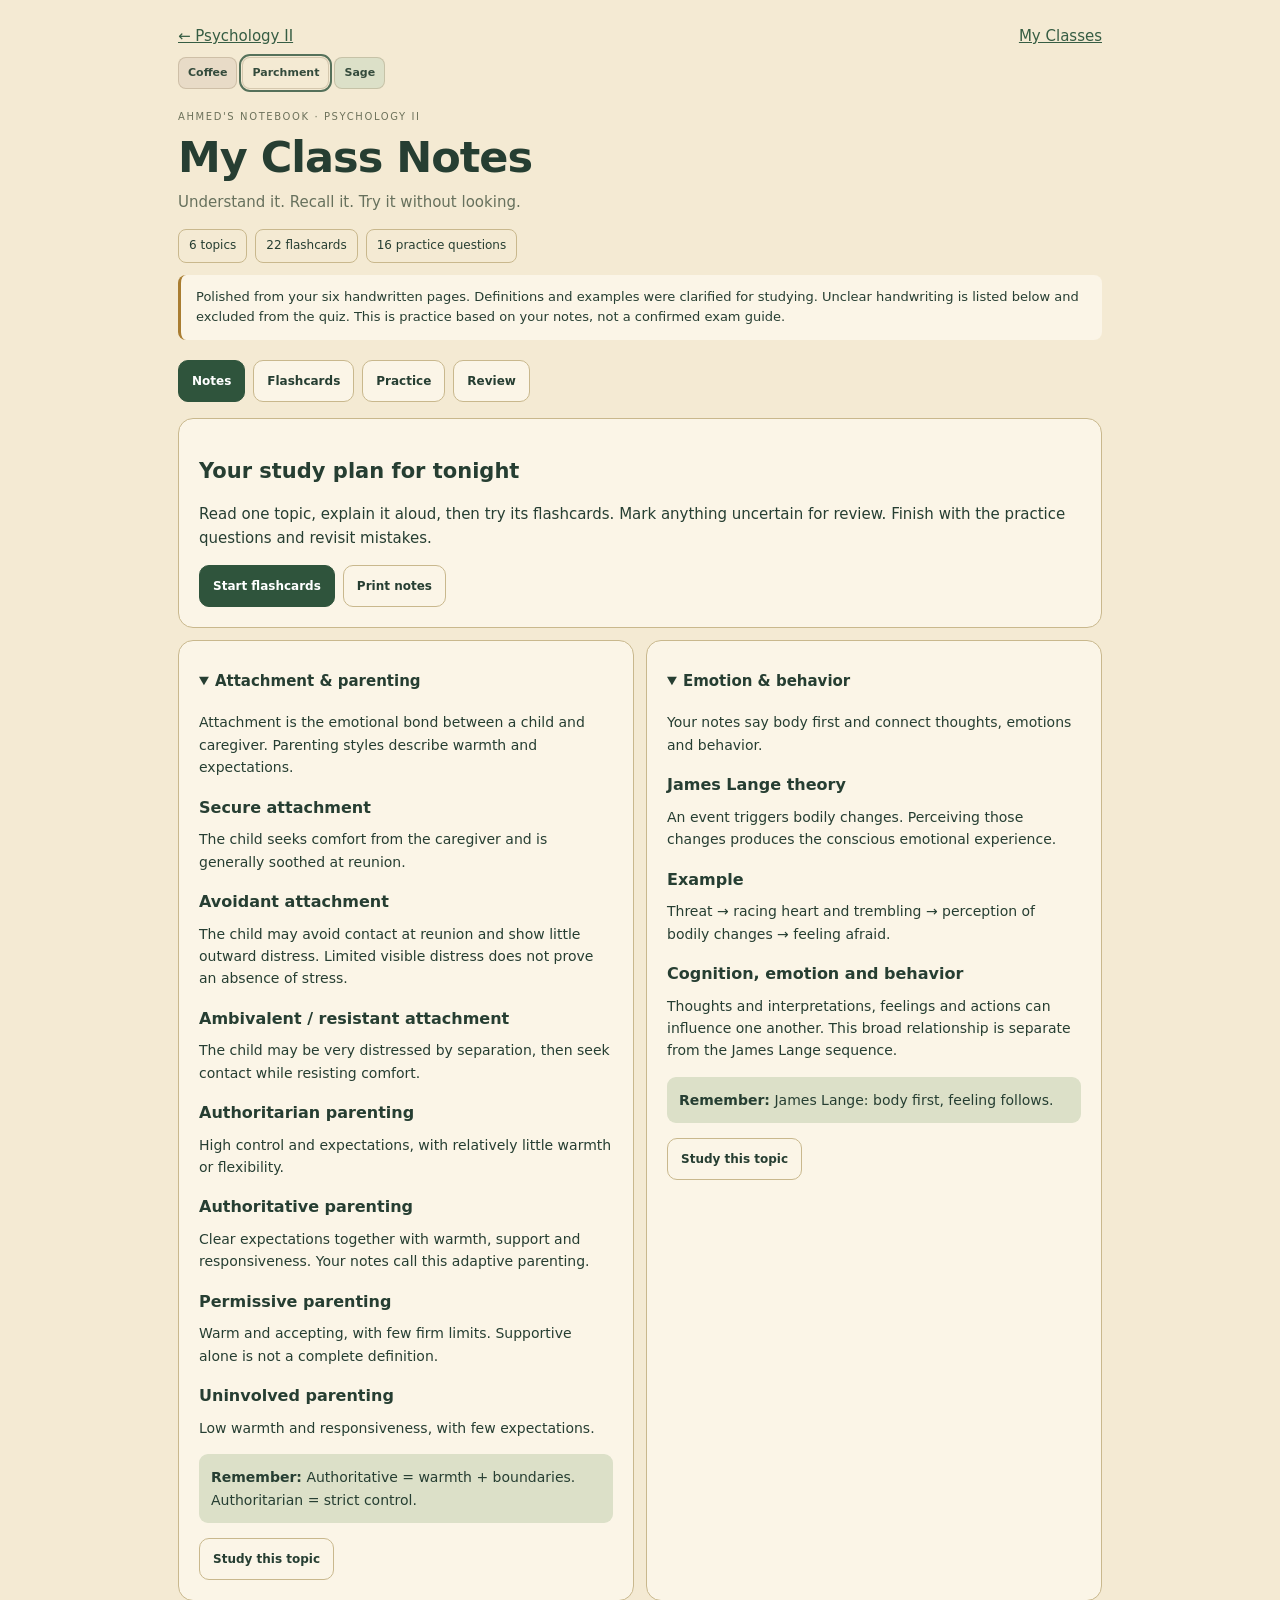
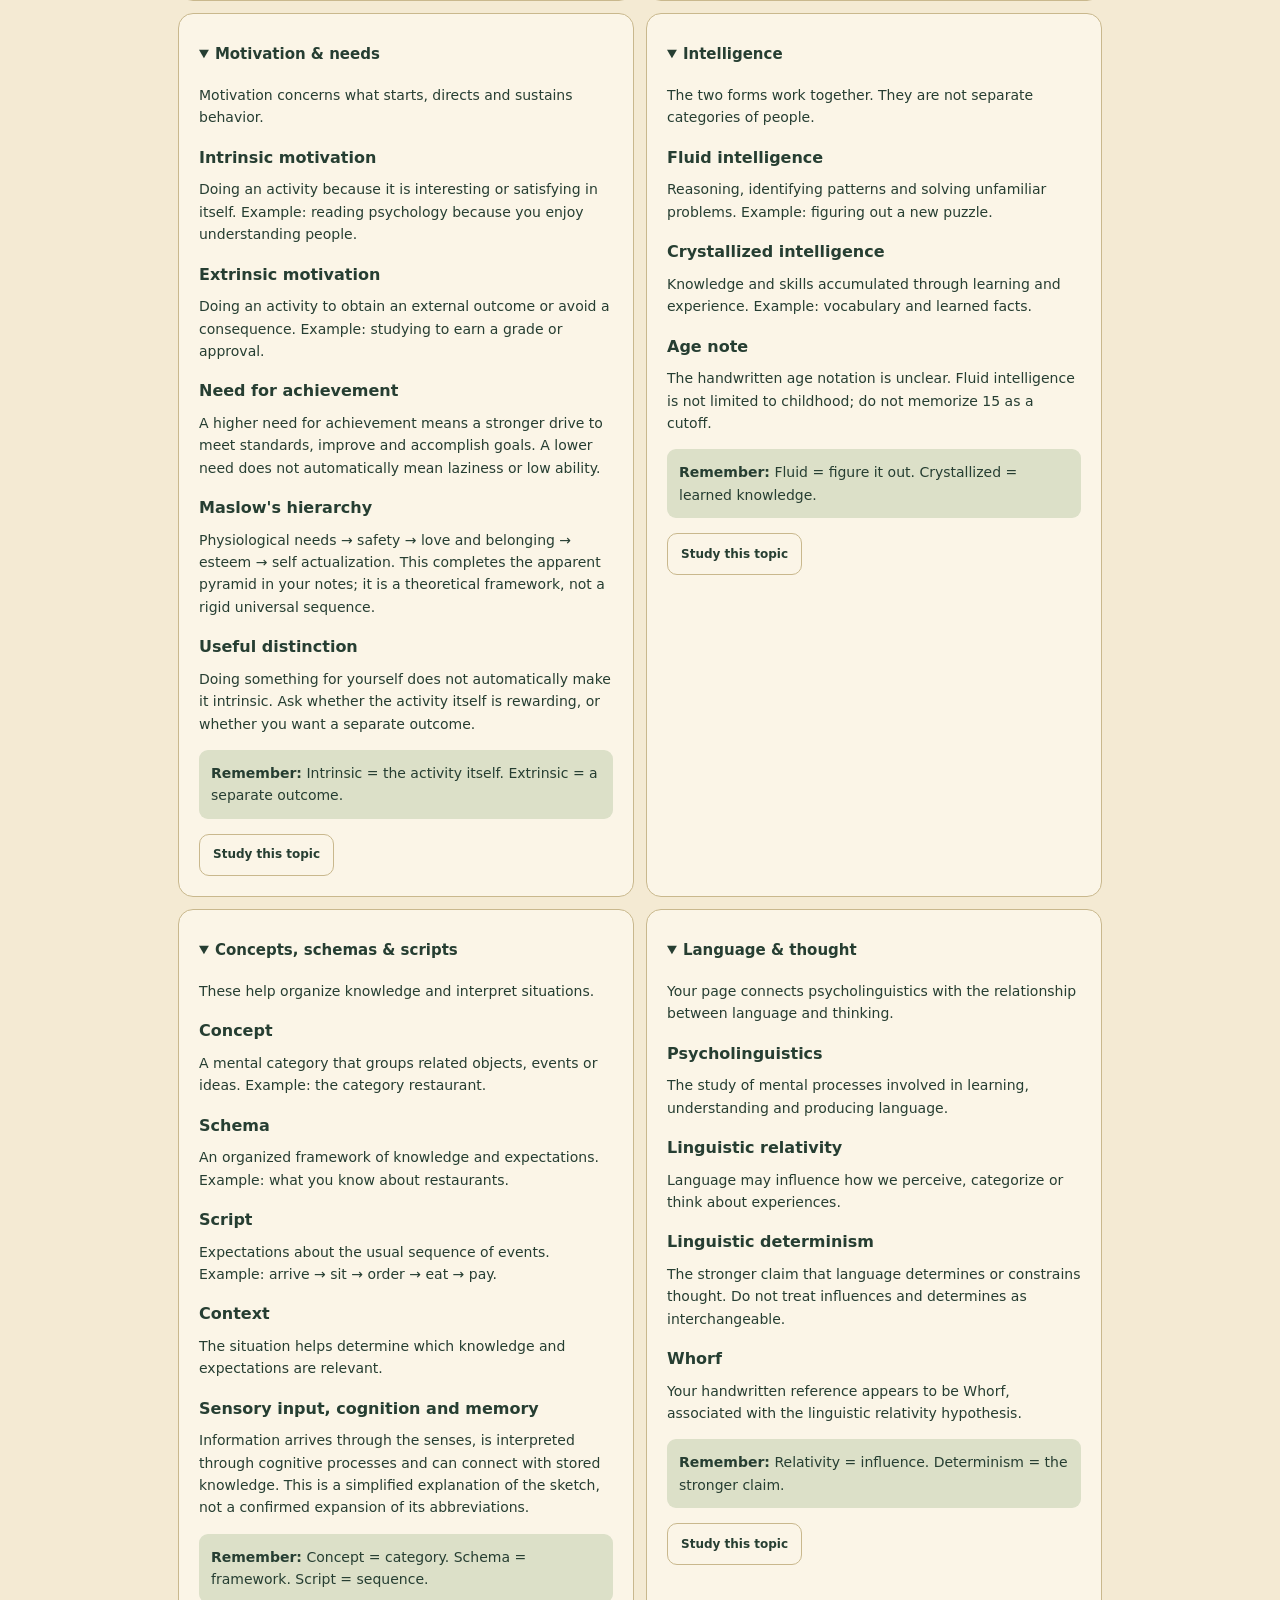
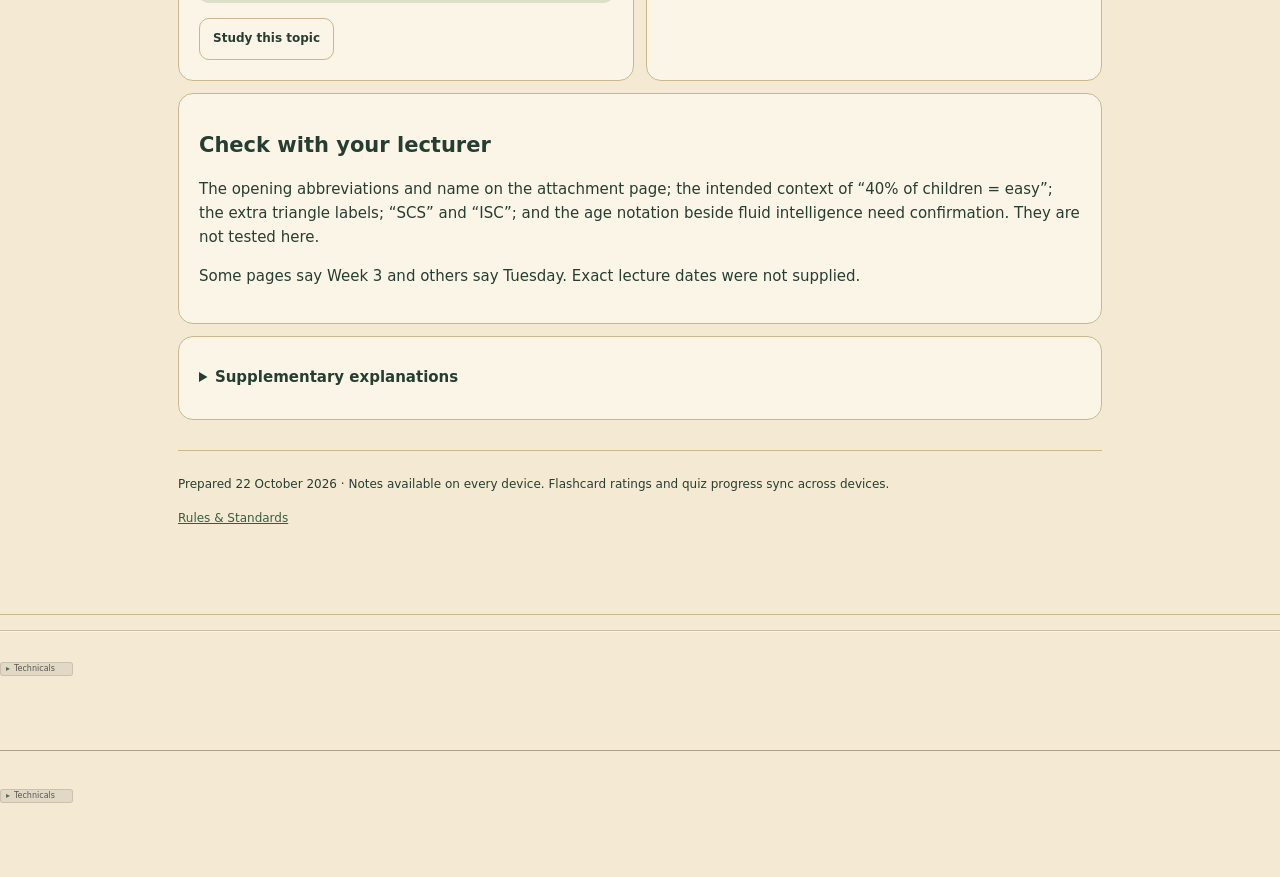
<file: class-notes.html>
<!doctype html>
<html lang="en"><head><meta charset="utf-8"><meta name="viewport" content="width=device-width,initial-scale=1">
<title>My Class Notes · Psychology II · Ahmed Life Lab</title>
<link rel="icon" href="/ahmed-icon.svg"><link rel="stylesheet" href="/warm-theme.css">
<style>
*{box-sizing:border-box}body{margin:0;font:15px/1.6 system-ui,sans-serif;color:#263e32}main{max-width:960px;margin:auto;padding:24px 18px 56px}a{color:#365d43}button,select{font:600 12px/1.4 system-ui;min-height:42px;padding:9px 13px;border:1px solid var(--edge);border-radius:10px;color:#263e32;background:var(--surface);cursor:pointer}button:disabled{opacity:.45;cursor:default}button:focus-visible,a:focus-visible,select:focus-visible,summary:focus-visible{outline:3px solid #9a6834;outline-offset:3px}.topline,.actions,.tabs,.filters,.stats{display:flex;gap:8px;align-items:center;flex-wrap:wrap}.topline{justify-content:space-between}.eyebrow{font-size:10px;letter-spacing:1.6px;text-transform:uppercase;color:#6d725b;margin:20px 0 6px}h1{font-size:clamp(29px,6vw,43px);line-height:1.15;letter-spacing:-1px;margin:8px 0}h2{font-size:21px;line-height:1.35}h3{font-size:16px;margin-bottom:5px}p{margin:8px 0 15px}.muted,small{color:#67715d}.tabs{margin:20px 0 16px}.tabs button[aria-current=page],.primary{background:#2f543c;color:white;border-color:#2f543c}.box{border:1px solid var(--edge);border-radius:15px;padding:20px;background:var(--surface);margin:12px 0}.grid{display:grid;grid-template-columns:repeat(2,minmax(0,1fr));gap:12px}.grid .box{margin:0}.cue{background:var(--sage);padding:12px;border-radius:9px;font-size:13px}.stats{font-size:12px;margin:12px 0}.stats span{border:1px solid var(--edge);border-radius:8px;padding:6px 10px}.flash{text-align:center;min-height:300px;display:flex;flex-direction:column;justify-content:center;align-items:center}.flash h2{font-size:25px;max-width:650px}.flash .answer{border-top:1px solid var(--edge);padding-top:18px;max-width:650px}.flash .actions{justify-content:center}.option{display:block;width:100%;text-align:left;margin:9px 0;font-weight:500}.option.correct{border:2px solid #377148;background:#e4efdc;color:#244c2d}.option.wrong{border:2px solid #a44942;background:#f8e8e1;color:#772d28}.notice{border-left:3px solid #a97d31;padding:12px 15px;font-size:13px;background:var(--surface);border-radius:8px}summary{cursor:pointer;font-weight:650;padding:8px 0;min-height:42px}footer{margin-top:30px;padding-top:16px;border-top:1px solid var(--edge);font-size:12px}#warning{color:#853d2c}.filters select{max-width:100%}.topic-body p{font-size:14px}.study-link{display:inline-flex;align-items:center;min-height:42px}.source-list a{display:inline-block;margin-right:12px}#pane{scroll-margin-top:15px}@media(max-width:600px){.grid{grid-template-columns:1fr}main{padding:18px 14px 36px}.box{padding:16px}.tabs{gap:5px}.tabs button{flex:1;padding:9px 7px}.flash h2{font-size:22px}.filters{align-items:stretch;flex-direction:column}}@media print{.tabs,.topline,.warm-themes,.filters,button,.stats,footer{display:none!important}.grid{display:block}.box{break-inside:avoid}main{max-width:none;padding:0}details .topic-body{display:block}body{background:white!important}}
</style><script src="/sync-merge.js?v=1"></script><script src="/cloud-sync.js?v=1"></script><style>.uni-footer{direction:ltr;text-align:left;padding-top:12px}.uni-top{display:flex;align-items:center;justify-content:flex-start;width:44px;height:44px;background:transparent;border:0;padding:0;color:#527057;box-shadow:none;cursor:pointer}.uni-line{height:2px;margin:3px 0 0;background:linear-gradient(to bottom,rgba(93,75,53,.28) 0 50%,rgba(255,249,235,.8) 50% 100%)}.uni-rec{width:100%;margin:0;background:transparent;border:0;box-shadow:none}.uni-rec>summary{display:flex;align-items:center;justify-content:flex-start;list-style:none;min-height:44px;width:max-content;padding:0;cursor:pointer}.uni-rec>summary::-webkit-details-marker,.uni-rec>summary::before{display:none;content:none}.uni-chip{box-sizing:border-box;display:inline-flex;align-items:center;gap:4px;width:73px;height:14px;border:.5px solid rgba(130,122,109,.25);border-radius:3px;background:rgba(130,130,130,.16);color:#58564f;font:400 8px/1 system-ui,sans-serif;padding:0 5px}.uni-chip::before{content:'▸';color:#527057;font-size:8px}.uni-rec[open] .uni-chip::before{content:'▾'}.uni-body{padding:6px 0 12px;font:12px/1.5 system-ui,sans-serif}</style><style id="uni005-compact">
footer:has(> [data-uni-footer]){padding-bottom:calc(62px + env(safe-area-inset-bottom,0px))!important}

/* UNI005. The disclosure owns the tap area. Its label owns the visible chip. */
:is(#site-rec,[data-uni-footer])[data-uni-footer],
:is(#site-rec,[data-uni-footer])[data-uni-footer] details {
  box-sizing:border-box!important; width:100%!important; max-width:100%!important;
  margin:0!important; padding:0!important; border:0!important; border-radius:0!important;
  background:transparent!important; box-shadow:none!important; text-align:left!important;
  direction:ltr; color:#58564f; font:400 8px/12px system-ui,sans-serif!important;
}
:is(#site-rec,[data-uni-footer])[data-uni-footer] :is(div,p,span,a,button,small,h3,dl,dt,dd,label,summary) {
  font:400 8px/12px system-ui,sans-serif!important;
  letter-spacing:normal!important; text-transform:none!important;
}
:is(#site-rec,[data-uni-footer])[data-uni-footer] :is(.uni-body,.rec-body,.techbody,.tech-inner,.chapter-detail-group,.website-details,.technical-section,.uni005-release) {
  background:transparent!important; border:0!important; box-shadow:none!important;
  padding:0!important; margin:0!important; text-align:left!important; display:block;
}
:is(#site-rec,[data-uni-footer])[data-uni-footer] summary {
  display:flex!important; align-items:flex-end!important; justify-content:flex-start!important;
  width:max-content!important; max-width:100%!important; min-width:44px!important; height:44px!important; min-height:44px!important;
  margin:0!important; padding:0!important; list-style:none!important; box-sizing:border-box!important;
  background:transparent!important; border:0!important; border-radius:0!important; box-shadow:none!important;
  transform:none!important; cursor:pointer; direction:ltr;
}
:is(#site-rec,[data-uni-footer])[data-uni-footer] summary::-webkit-details-marker {display:none}
:is(#site-rec,[data-uni-footer])[data-uni-footer] summary::before,
:is(#site-rec,[data-uni-footer])[data-uni-footer] summary::after {content:none!important;display:none!important}
:is(#site-rec,[data-uni-footer])[data-uni-footer] summary > span {
  display:inline-flex!important; align-items:center!important; justify-content:flex-start!important; flex:none!important;
  box-sizing:border-box!important; width:max-content!important; min-width:0!important; height:14px!important; min-height:14px!important;
  gap:4px!important; margin:0!important; padding:0 5px!important;
  border:.5px solid rgba(130,122,109,.25)!important; border-radius:3px!important;
  background:rgba(130,130,130,.16)!important; color:#58564f!important; box-shadow:none!important;
  font:400 8px/1 system-ui,sans-serif!important; white-space:nowrap!important; overflow-wrap:normal!important;
  transform:none!important; rotate:none!important; position:static!important;
}
:is(#site-rec,[data-uni-footer])[data-uni-footer] > summary > span {width:73px!important}
:is(#site-rec,[data-uni-footer])[data-uni-footer] summary > span::before {
  display:inline!important; content:"▸"!important; font:400 8px/1 system-ui,sans-serif!important;
  color:#527057!important; transform:none!important; border:0!important;
}
:is(#site-rec,[data-uni-footer])[data-uni-footer][open] > summary > span::before,
:is(#site-rec,[data-uni-footer])[data-uni-footer] details[open] > summary > span::before {content:"▾"!important}
:is(#site-rec,[data-uni-footer])[data-uni-footer] summary:focus-visible > span {outline:2px solid #527057;outline-offset:1px}
:is(#site-rec,[data-uni-footer])[data-uni-footer] :is(.uni005-release,p) {margin:0!important;padding:0!important}
:is(#site-rec,[data-uni-footer])[data-uni-footer] .uni005-release {display:grid!important;gap:2px!important;padding-top:4px!important}
:is(#site-rec,[data-uni-footer])[data-uni-footer] [data-connections] {display:flex!important;gap:2px 8px!important;flex-wrap:wrap}
:is(#site-rec,[data-uni-footer])[data-uni-footer] [data-service] {display:inline-flex;align-items:center;gap:3px;white-space:nowrap}
:is(#site-rec,[data-uni-footer])[data-uni-footer] [data-service] i {display:inline-block;width:6px!important;height:6px!important;box-sizing:border-box;margin:0!important;border:1px solid currentColor;border-radius:50%}
:is(#site-rec,[data-uni-footer])[data-uni-footer] :is(.actions,.actions-line,.row,.chapter-detail-row) {gap:2px 4px!important;padding:0!important}
:is(#site-rec,[data-uni-footer])[data-uni-footer] button {min-height:14px!important;padding:0 5px!important;margin:0!important}
:is(#site-rec,[data-uni-footer])[data-uni-footer] details[open] > p:first-of-type {padding-top:4px!important}
</style></head><body><main>
<div class="topline"><a href="/psychology.html?class=psychology">← Psychology II</a><a href="/?page=university">My Classes</a></div>
<div class="warm-themes" aria-label="Page color"><button data-theme="coffee">Coffee</button><button data-theme="parchment">Parchment</button><button data-theme="sage">Sage</button></div>
<header><p class="eyebrow">Ahmed's notebook · Psychology II</p><h1>My Class Notes</h1><p class="muted">Understand it. Recall it. Try it without looking.</p><div class="stats"><span>6 topics</span><span>22 flashcards</span><span>16 practice questions</span></div></header>
<p class="notice">Polished from your six handwritten pages. Definitions and examples were clarified for studying. Unclear handwriting is listed below and excluded from the quiz. This is practice based on your notes, not a confirmed exam guide.</p>
<nav class="tabs" aria-label="Study mode"><button data-mode="notes">Notes</button><button data-mode="cards">Flashcards</button><button data-mode="quiz">Practice</button><button data-mode="review">Review</button></nav>
<p id="warning" role="status"></p><div id="pane"></div>
<footer><p>Prepared 22 October 2026 · Notes available on every device. Flashcard ratings and quiz progress sync across devices.</p><a href="/rules.html">Rules & Standards</a></footer>
</main><script>
"use strict";
const topics=[{"title":"Attachment & parenting","intro":"Attachment is the emotional bond between a child and caregiver. Parenting styles describe warmth and expectations.","items":[["Secure attachment","The child seeks comfort from the caregiver and is generally soothed at reunion."],["Avoidant attachment","The child may avoid contact at reunion and show little outward distress. Limited visible distress does not prove an absence of stress."],["Ambivalent / resistant attachment","The child may be very distressed by separation, then seek contact while resisting comfort."],["Authoritarian parenting","High control and expectations, with relatively little warmth or flexibility."],["Authoritative parenting","Clear expectations together with warmth, support and responsiveness. Your notes call this adaptive parenting."],["Permissive parenting","Warm and accepting, with few firm limits. Supportive alone is not a complete definition."],["Uninvolved parenting","Low warmth and responsiveness, with few expectations."]],"cue":"Authoritative = warmth + boundaries. Authoritarian = strict control."},{"title":"Emotion & behavior","intro":"Your notes say body first and connect thoughts, emotions and behavior.","items":[["James Lange theory","An event triggers bodily changes. Perceiving those changes produces the conscious emotional experience."],["Example","Threat → racing heart and trembling → perception of bodily changes → feeling afraid."],["Cognition, emotion and behavior","Thoughts and interpretations, feelings and actions can influence one another. This broad relationship is separate from the James Lange sequence."]],"cue":"James Lange: body first, feeling follows."},{"title":"Motivation & needs","intro":"Motivation concerns what starts, directs and sustains behavior.","items":[["Intrinsic motivation","Doing an activity because it is interesting or satisfying in itself. Example: reading psychology because you enjoy understanding people."],["Extrinsic motivation","Doing an activity to obtain an external outcome or avoid a consequence. Example: studying to earn a grade or approval."],["Need for achievement","A higher need for achievement means a stronger drive to meet standards, improve and accomplish goals. A lower need does not automatically mean laziness or low ability."],["Maslow's hierarchy","Physiological needs → safety → love and belonging → esteem → self actualization. This completes the apparent pyramid in your notes; it is a theoretical framework, not a rigid universal sequence."],["Useful distinction","Doing something for yourself does not automatically make it intrinsic. Ask whether the activity itself is rewarding, or whether you want a separate outcome."]],"cue":"Intrinsic = the activity itself. Extrinsic = a separate outcome."},{"title":"Intelligence","intro":"The two forms work together. They are not separate categories of people.","items":[["Fluid intelligence","Reasoning, identifying patterns and solving unfamiliar problems. Example: figuring out a new puzzle."],["Crystallized intelligence","Knowledge and skills accumulated through learning and experience. Example: vocabulary and learned facts."],["Age note","The handwritten age notation is unclear. Fluid intelligence is not limited to childhood; do not memorize 15 as a cutoff."]],"cue":"Fluid = figure it out. Crystallized = learned knowledge."},{"title":"Concepts, schemas & scripts","intro":"These help organize knowledge and interpret situations.","items":[["Concept","A mental category that groups related objects, events or ideas. Example: the category restaurant."],["Schema","An organized framework of knowledge and expectations. Example: what you know about restaurants."],["Script","Expectations about the usual sequence of events. Example: arrive → sit → order → eat → pay."],["Context","The situation helps determine which knowledge and expectations are relevant."],["Sensory input, cognition and memory","Information arrives through the senses, is interpreted through cognitive processes and can connect with stored knowledge. This is a simplified explanation of the sketch, not a confirmed expansion of its abbreviations."]],"cue":"Concept = category. Schema = framework. Script = sequence."},{"title":"Language & thought","intro":"Your page connects psycholinguistics with the relationship between language and thinking.","items":[["Psycholinguistics","The study of mental processes involved in learning, understanding and producing language."],["Linguistic relativity","Language may influence how we perceive, categorize or think about experiences."],["Linguistic determinism","The stronger claim that language determines or constrains thought. Do not treat influences and determines as interchangeable."],["Whorf","Your handwritten reference appears to be Whorf, associated with the linguistic relativity hypothesis."]],"cue":"Relativity = influence. Determinism = the stronger claim."}],cards=[{"topic":0,"q":"Explain secure attachment.","a":"The child seeks comfort from the caregiver and is generally soothed at reunion."},{"topic":0,"q":"Explain avoidant attachment.","a":"The child may avoid contact at reunion and show little outward distress. Limited visible distress does not prove an absence of stress."},{"topic":0,"q":"Explain ambivalent / resistant attachment.","a":"The child may be very distressed by separation, then seek contact while resisting comfort."},{"topic":0,"q":"Explain authoritarian parenting.","a":"High control and expectations, with relatively little warmth or flexibility."},{"topic":0,"q":"Explain authoritative parenting.","a":"Clear expectations together with warmth, support and responsiveness. Your notes call this adaptive parenting."},{"topic":0,"q":"Explain permissive parenting.","a":"Warm and accepting, with few firm limits. Supportive alone is not a complete definition."},{"topic":0,"q":"Explain uninvolved parenting.","a":"Low warmth and responsiveness, with few expectations."},{"topic":1,"q":"Explain james lange theory.","a":"An event triggers bodily changes. Perceiving those changes produces the conscious emotional experience."},{"topic":1,"q":"Explain cognition, emotion and behavior.","a":"Thoughts and interpretations, feelings and actions can influence one another. This broad relationship is separate from the James Lange sequence."},{"topic":2,"q":"Explain intrinsic motivation.","a":"Doing an activity because it is interesting or satisfying in itself. Example: reading psychology because you enjoy understanding people."},{"topic":2,"q":"Explain extrinsic motivation.","a":"Doing an activity to obtain an external outcome or avoid a consequence. Example: studying to earn a grade or approval."},{"topic":2,"q":"Explain need for achievement.","a":"A higher need for achievement means a stronger drive to meet standards, improve and accomplish goals. A lower need does not automatically mean laziness or low ability."},{"topic":2,"q":"Explain maslow's hierarchy.","a":"Physiological needs → safety → love and belonging → esteem → self actualization. This completes the apparent pyramid in your notes; it is a theoretical framework, not a rigid universal sequence."},{"topic":3,"q":"Explain fluid intelligence.","a":"Reasoning, identifying patterns and solving unfamiliar problems. Example: figuring out a new puzzle."},{"topic":3,"q":"Explain crystallized intelligence.","a":"Knowledge and skills accumulated through learning and experience. Example: vocabulary and learned facts."},{"topic":4,"q":"Explain concept.","a":"A mental category that groups related objects, events or ideas. Example: the category restaurant."},{"topic":4,"q":"Explain schema.","a":"An organized framework of knowledge and expectations. Example: what you know about restaurants."},{"topic":4,"q":"Explain script.","a":"Expectations about the usual sequence of events. Example: arrive → sit → order → eat → pay."},{"topic":4,"q":"Explain context.","a":"The situation helps determine which knowledge and expectations are relevant."},{"topic":5,"q":"Explain psycholinguistics.","a":"The study of mental processes involved in learning, understanding and producing language."},{"topic":5,"q":"Explain linguistic relativity.","a":"Language may influence how we perceive, categorize or think about experiences."},{"topic":5,"q":"Explain linguistic determinism.","a":"The stronger claim that language determines or constrains thought. Do not treat influences and determines as interchangeable."}],quiz=[[0,"A caregiver sets clear limits, listens and responds warmly. Which style fits?",["Authoritative","Authoritarian","Permissive","Uninvolved"],0,"Authoritative parenting combines warmth with clear expectations."],[0,"A caregiver is affectionate but rarely sets limits. Which style fits?",["Uninvolved","Authoritarian","Permissive","Authoritative"],2,"Permissive parenting combines warmth with relatively few firm limits."],[0,"A child seeks comfort and settles after the caregiver returns. Which pattern fits best?",["Avoidant","Secure","Resistant","A parenting style"],1,"Secure attachment involves seeking and generally accepting comfort at reunion."],[0,"A child wants contact at reunion but also resists being comforted. Which pattern fits?",["Secure","Avoidant","Authoritative","Ambivalent / resistant"],3,"The combination of seeking contact and resisting comfort describes a resistant pattern."],[1,"Which sequence best represents James Lange theory?",["Feeling → event → bodily change","Event → bodily change → perceived change → feeling","Feeling → bodily change → event","Event → feeling, without a bodily response"],1,"The theory places bodily changes and their perception before the conscious emotional experience."],[1,"Thoughts, emotions and behavior are best described as…",["Always independent","Exactly the same process","Potentially influencing one another","Only controlled by language"],2,"Interpretations can affect feelings and actions, and these processes can influence one another."],[2,"Ahmed reads psychology because he enjoys the subject. This is…",["Intrinsic motivation","Extrinsic motivation","Linguistic determinism","Crystallized intelligence"],0,"Enjoyment of the activity itself is intrinsic motivation."],[2,"A student studies mainly to earn a prize. This is…",["A script","Intrinsic motivation","Secure attachment","Extrinsic motivation"],3,"The prize is a separate outcome rather than enjoyment of studying itself."],[2,"Which is the usual order of Maslow's five levels?",["Esteem → safety → food → belonging → potential","Physiological → safety → belonging → esteem → self actualization","Safety → esteem → physiological → belonging → potential","Belonging → physiological → esteem → safety → potential"],1,"The standard five level model starts with physiological needs and ends with self actualization."],[2,"Lower need for achievement necessarily means…",["Low intelligence","Laziness","Neither low intelligence nor laziness","No motivation of any kind"],2,"Need for achievement concerns one kind of motivational emphasis, not a person's ability or worth."],[3,"Solving an unfamiliar pattern puzzle mainly illustrates…",["Fluid intelligence","Crystallized intelligence","A parenting style","Extrinsic motivation"],0,"Fluid intelligence involves reasoning through new problems."],[3,"Knowing the meanings of words mainly illustrates…",["Fluid intelligence only","A script","Avoidant attachment","Crystallized intelligence"],3,"Vocabulary is accumulated knowledge."],[4,"Expecting to be seated, order, eat and pay is a…",["Concept only","Script","Motivation","Language theory"],1,"A script is an expected sequence of events."],[4,"An organized framework of knowledge is a…",["Physiological response","Reward","Schema","Need"],2,"Schemas organize knowledge and expectations. Scripts concern event sequences."],[5,"Which wording best captures linguistic relativity?",["Language may influence thought","Language completely determines every thought","Language has no relationship to thought","Thought is only vocabulary"],0,"Relativity concerns influence; determinism is a stronger claim."],[5,"Psycholinguistics examines…",["Only spelling rules","Only parenting","Only intelligence scores","Mental processes involved in language"],3,"It studies processes such as language learning, comprehension and production."]];
const KEY="ahmed-psychology-class-notes-20261022-v1";
let state={ratings:{},answers:{}},mode="notes",filter="all",cursor=0,qi=0,revealed=false;
try{const s=JSON.parse(localStorage.getItem(KEY)||"null");if(s&&typeof s.ratings==="object"&&s.ratings&&typeof s.answers==="object"&&s.answers)state=s}catch(e){}
function persist(){try{localStorage.setItem(KEY,JSON.stringify(state))}catch(e){document.getElementById("warning").textContent="Progress could not be saved. You can still study in this session."}}
const esc=s=>String(s).replace(/[&<>"']/g,c=>({"&":"&amp;","<":"&lt;",">":"&gt;",'"':"&quot;","'":"&#39;"}[c]));
const pane=document.getElementById("pane");
function pool(){return cards.map((_,i)=>i).filter(i=>filter==="all"||(filter==="again"?state.ratings[i]==="again":String(cards[i].topic)===filter))}
function route(push){const u=new URL(location.href);u.searchParams.set("mode",mode);u.searchParams.set("filter",filter);u.searchParams.set("card",cursor);u.searchParams.set("q",qi);history[push?"pushState":"replaceState"]({study:true},"",u)}
function readRoute(){const p=new URLSearchParams(location.search);mode=["notes","cards","quiz","review"].includes(p.get("mode"))?p.get("mode"):"notes";filter=["all","again",...topics.map((_,i)=>String(i))].includes(p.get("filter"))?p.get("filter"):"all";cursor=Math.max(0,Math.min(cards.length-1,Number(p.get("card"))||0));qi=Math.max(0,Math.min(quiz.length-1,Number(p.get("q"))||0));revealed=false}
function go(next){mode=next;revealed=false;route(true);render()}
function moveCard(delta){cursor=Math.max(0,Math.min(pool().length-1,cursor+delta));revealed=false;route(true);render()}
function render(){
document.querySelectorAll("[data-mode]").forEach(b=>{if(b.dataset.mode===mode)b.setAttribute("aria-current","page");else b.removeAttribute("aria-current")});
if(mode==="notes"){
pane.innerHTML='<section class="box"><h2>Your study plan for tonight</h2><p>Read one topic, explain it aloud, then try its flashcards. Mark anything uncertain for review. Finish with the practice questions and revisit mistakes.</p><div class="actions"><button class="primary" id="startCards">Start flashcards</button><button id="printNotes">Print notes</button></div></section><div class="grid">'+topics.map((t,i)=>'<details class="box" open><summary>'+esc(t.title)+'</summary><div class="topic-body"><p>'+esc(t.intro)+'</p>'+t.items.map(([k,v])=>'<h3>'+esc(k)+'</h3><p>'+esc(v)+'</p>').join("")+'<p class="cue"><strong>Remember:</strong> '+esc(t.cue)+'</p><button data-topic="'+i+'">Study this topic</button></div></details>').join("")+'</div><section class="box"><h2>Check with your lecturer</h2><p>The opening abbreviations and name on the attachment page; the intended context of “40% of children = easy”; the extra triangle labels; “SCS” and “ISC”; and the age notation beside fluid intelligence need confirmation. They are not tested here.</p><p>Some pages say Week 3 and others say Tuesday. Exact lecture dates were not supplied.</p></section><details class="box"><summary>Supplementary explanations</summary><p>These open textbook sections support the clarified definitions. Your own lectures remain the source for exam coverage.</p><p class="source-list"><a href="https://openstax.org/books/psychology-2e/pages/9-3-stages-of-development">Development</a><a href="https://openstax.org/books/psychology-2e/pages/10-4-emotion">Emotion</a><a href="https://openstax.org/books/psychology-2e/pages/10-1-motivation">Motivation</a><a href="https://openstax.org/books/psychology-2e/pages/7-4-what-are-intelligence-and-creativity">Intelligence</a><a href="https://openstax.org/books/psychology-2e/pages/7-1-what-is-cognition">Cognition</a><a href="https://openstax.org/books/psychology-2e/pages/7-2-language">Language</a></p></details>';
document.getElementById("startCards").onclick=()=>{filter="all";cursor=0;go("cards")};
document.getElementById("printNotes").onclick=()=>{pane.querySelectorAll("details").forEach(d=>d.open=true);window.print()};
pane.querySelectorAll("[data-topic]").forEach(b=>b.onclick=()=>{filter=b.dataset.topic;cursor=0;go("cards")});
}
if(mode==="cards"){
const ids=pool();cursor=Math.min(cursor,Math.max(0,ids.length-1));const id=ids[cursor],c=cards[id];
pane.innerHTML='<div class="filters"><label for="cardFilter">Choose a topic</label><select id="cardFilter"><option value="all">All flashcards</option><option value="again">Review again</option>'+topics.map((t,i)=>'<option value="'+i+'">'+esc(t.title)+'</option>').join("")+'</select></div>'+(c?'<section class="box flash"><small>'+esc(topics[c.topic].title)+' · '+(cursor+1)+' of '+ids.length+'</small><h2>'+esc(c.q)+'</h2>'+(revealed?'<p class="answer">'+esc(c.a)+'</p><div class="actions"><button id="again">Review again</button><button class="primary" id="known">Understood</button></div>':'<p class="muted">Say your answer before revealing it.</p><button class="primary" id="reveal">Reveal answer</button>')+'</section><div class="actions"><button id="prev" '+(cursor===0?'disabled':'')+'>← Previous</button><button id="next" '+(cursor===ids.length-1?'disabled':'')+'>Next →</button><button id="shuffle">Shuffle</button></div>':'<section class="box"><h2>No cards marked for review</h2><p>Choose All flashcards to study, or try the practice questions.</p></section>');
document.getElementById("cardFilter").value=filter;document.getElementById("cardFilter").onchange=e=>{filter=e.target.value;cursor=0;revealed=false;route(true);render()};
if(c){document.getElementById("prev").onclick=()=>moveCard(-1);document.getElementById("next").onclick=()=>moveCard(1);document.getElementById("shuffle").onclick=()=>{cursor=ids.length>1?(cursor+1+Math.floor(Math.random()*(ids.length-1)))%ids.length:0;revealed=false;route(true);render()};if(!revealed)document.getElementById("reveal").onclick=()=>{revealed=true;render()};else ["again","known"].forEach(r=>document.getElementById(r).onclick=()=>{state.ratings[id]=r;persist();if(!(filter==="again"&&r==="known"))cursor=(cursor+1)%ids.length;revealed=false;route(false);render()})}
}
if(mode==="quiz"){
const q=quiz[qi],a=state.answers[qi],answered=Number.isInteger(a)&&a>=0&&a<4;
pane.innerHTML='<section class="box"><small>'+esc(topics[q[0]].title)+' · Question '+(qi+1)+' of '+quiz.length+'</small><h2>'+esc(q[1])+'</h2>'+q[2].map((o,i)=>'<button class="option '+(answered?(i===q[3]?'correct':i===a?'wrong':''):'')+'" data-answer="'+i+'" '+(answered?'disabled':'')+'>'+String.fromCharCode(65+i)+'. '+esc(o)+(answered&&i===q[3]?' · Correct answer':'')+(answered&&i===a?' · Your choice':'')+'</button>').join("")+(answered?'<p role="status"><strong>'+(a===q[3]?'Correct. ':'Not quite. ')+'</strong>'+esc(q[4])+'</p><button id="retry">Try again</button>':'<p class="muted">Choose one answer. You will see an explanation.</p>')+'</section><div class="actions"><button id="qprev" '+(qi===0?'disabled':'')+'>← Previous</button><button class="primary" id="qnext">'+(qi===quiz.length-1?'See review':'Next →')+'</button></div>';
pane.querySelectorAll("[data-answer]").forEach(b=>b.onclick=()=>{state.answers[qi]=Number(b.dataset.answer);persist();render()});
document.getElementById("qprev").onclick=()=>{qi--;route(true);render()};
document.getElementById("qnext").onclick=()=>{if(qi===quiz.length-1)go("review");else{qi++;route(true);render()}};
if(answered)document.getElementById("retry").onclick=()=>{delete state.answers[qi];persist();render()};
}
if(mode==="review"){
const attempted=quiz.map((_,i)=>i).filter(i=>Number.isInteger(state.answers[i])&&state.answers[i]>=0&&state.answers[i]<4),wrong=attempted.filter(i=>state.answers[i]!==quiz[i][3]),again=cards.map((_,i)=>i).filter(i=>state.ratings[i]==="again"),known=cards.filter((_,i)=>state.ratings[i]==="known").length;
pane.innerHTML='<h2>Your review list</h2><div class="stats"><span>'+known+' / '+cards.length+' cards understood</span><span>'+again.length+' cards to revisit</span><span>'+attempted.length+' / '+quiz.length+' questions attempted</span><span>'+(attempted.length-wrong.length)+' correct latest answers</span></div><p class="muted">Counts reflect your latest answers, not a prediction of your exam score.</p><div class="actions"><button class="primary" id="reviewCards">Review marked cards</button><button id="continueQuiz">Continue practice</button><button id="reset">Reset study progress</button></div>'+(wrong.length?wrong.map(i=>'<section class="box"><small>'+esc(topics[quiz[i][0]].title)+'</small><h3>'+esc(quiz[i][1])+'</h3><p>'+esc(quiz[i][4])+'</p><button data-retry="'+i+'">Retry question</button></section>').join(""):'<section class="box"><p>'+(attempted.length?'No incorrect answers recorded. Try any unanswered questions and explain the concepts aloud.':'Start the practice questions to build your review list.')+'</p></section>');
document.getElementById("reviewCards").onclick=()=>{filter="again";cursor=0;go("cards")};
document.getElementById("continueQuiz").onclick=()=>{qi=quiz.findIndex((_,i)=>!attempted.includes(i));if(qi<0)qi=0;go("quiz")};
document.getElementById("reset").onclick=()=>{if(confirm("Reset flashcard ratings and quiz answers for this study page? Your notes will stay unchanged.")){state={ratings:{},answers:{}};persist();render()}};
pane.querySelectorAll("[data-retry]").forEach(b=>b.onclick=()=>{qi=Number(b.dataset.retry);delete state.answers[qi];persist();go("quiz")});
}
}
document.querySelectorAll("[data-mode]").forEach(b=>b.onclick=()=>go(b.dataset.mode));
addEventListener("popstate",()=>{readRoute();render()});
const themes=["coffee","parchment","sage"];let theme="parchment";try{const v=localStorage.getItem("ahmed-theme");if(themes.includes(v))theme=v}catch(e){}
function applyTheme(){document.documentElement.dataset.theme=theme;document.querySelectorAll("[data-theme]").forEach(b=>b.setAttribute("aria-pressed",b.dataset.theme===theme))}
document.querySelectorAll("[data-theme]").forEach(b=>b.onclick=()=>{theme=b.dataset.theme;applyTheme();try{localStorage.setItem("ahmed-theme",theme)}catch(e){}});applyTheme();readRoute();route(false);render();
</script><script>window.addEventListener('ahmed-cloud-updated',()=>{try{const s=JSON.parse(localStorage.getItem(KEY)||'null');if(s&&s.ratings&&s.answers){state=s;render()}const v=localStorage.getItem('ahmed-theme');if(themes.includes(v)){theme=v;applyTheme()}}catch(e){}});</script><footer class="uni-footer">
  <button class="uni-top" type="button" aria-label="Back to top" onclick="window.scrollTo({top:0,behavior:matchMedia('(prefers-reduced-motion: reduce)').matches?'instant':'smooth'})"><svg aria-hidden="true" viewBox="0 0 32 42" width="22" height="29" fill="currentColor"><path d="M2 16 16 0 30 16H21V28H11V16Z"/><rect x="11" y="31" width="10" height="3" rx="1.5"/><rect x="11" y="37" width="10" height="3" rx="1.5"/></svg></button>
  <div class="uni-line" aria-hidden="true"></div>
  <details data-uni-footer class="uni-rec"><summary><span class="uni-chip">Technicals</span></summary><div class="uni-body">Universal Site Design · 25 November 2026</div></details>
</footer><script defer src="/uni003.js"></script>
<footer style="border-top:1px solid #ad9e8b;margin:12px 0;padding-top:8px"><details data-uni-footer><summary><span style="display:inline-block;width:73px;text-align:center;background:#d8cfc2;color:#4e4b42;font:8px/14px system-ui;border-radius:3px">Technicals</span></summary><div class="uni005-release" dir="ltr"><p>Version 2026.11.26.4 · Released 26 November 2026 · 16:51 UTC</p><p data-connections data-origin="https://ahmed-life-lab.vercel.app" style="display:flex;flex-wrap:wrap;gap:4px 12px"><span role="img" data-service="github" aria-label="GitHub · unverified"><i aria-hidden="true" style="display:inline-block;width:7px;height:7px;border:1px solid currentColor;border-radius:100%;margin-right:4px"></i>GitHub</span><span role="img" data-service="vercel" aria-label="Vercel · unverified"><i aria-hidden="true" style="display:inline-block;width:7px;height:7px;border:1px solid currentColor;border-radius:100%;margin-right:4px"></i>Vercel</span><span role="img" data-service="supabase" aria-label="Supabase · unverified"><i aria-hidden="true" style="display:inline-block;width:7px;height:7px;border:1px solid currentColor;border-radius:100%;margin-right:4px"></i>Supabase</span></p><p><a href="https://ahmed-life-lab.vercel.app/latest.html" download>Download latest HTML · Ahmed Life Lab</a></p></div></details></footer><script>(() => {
  const services = ['github', 'vercel', 'supabase'];
  const labels = {connected:'verified',failed:'connection failed',unknown:'unverified'};
  const colors = {connected:'#397448',failed:'#b24039',unknown:'transparent'};
  async function check(row) {
    function paint(states) {
      for (const name of services) {
        const label = row.querySelector('[data-service="'+name+'"]');
        const state = Object.hasOwn(labels,states[name]) ? states[name] : 'unknown';
        label.firstElementChild.style.backgroundColor = colors[state];
        label.title = label.textContent.trim() + ' · ' + labels[state];
        label.setAttribute('aria-label', label.title);
      }
    }
    paint({});
    try {
      const url = new URL('/api/uni005', location.protocol === 'file:' ? row.dataset.origin : location.origin);
      const response = await fetch(url, {cache:'no-store',credentials:'omit',signal:AbortSignal.timeout(8000)});
      if (response.ok) paint(await response.json());
    } catch { /* A saved copy can be opened offline. */ }
  }
  document.addEventListener('toggle', e => {
    if (e.target.tagName === 'DETAILS' && e.target.open) {
      const row = e.target.querySelector('[data-connections]');
      if (row && row.closest('details') === e.target) check(row);
    }
  }, true);
})();
</script></body></html>
</file>
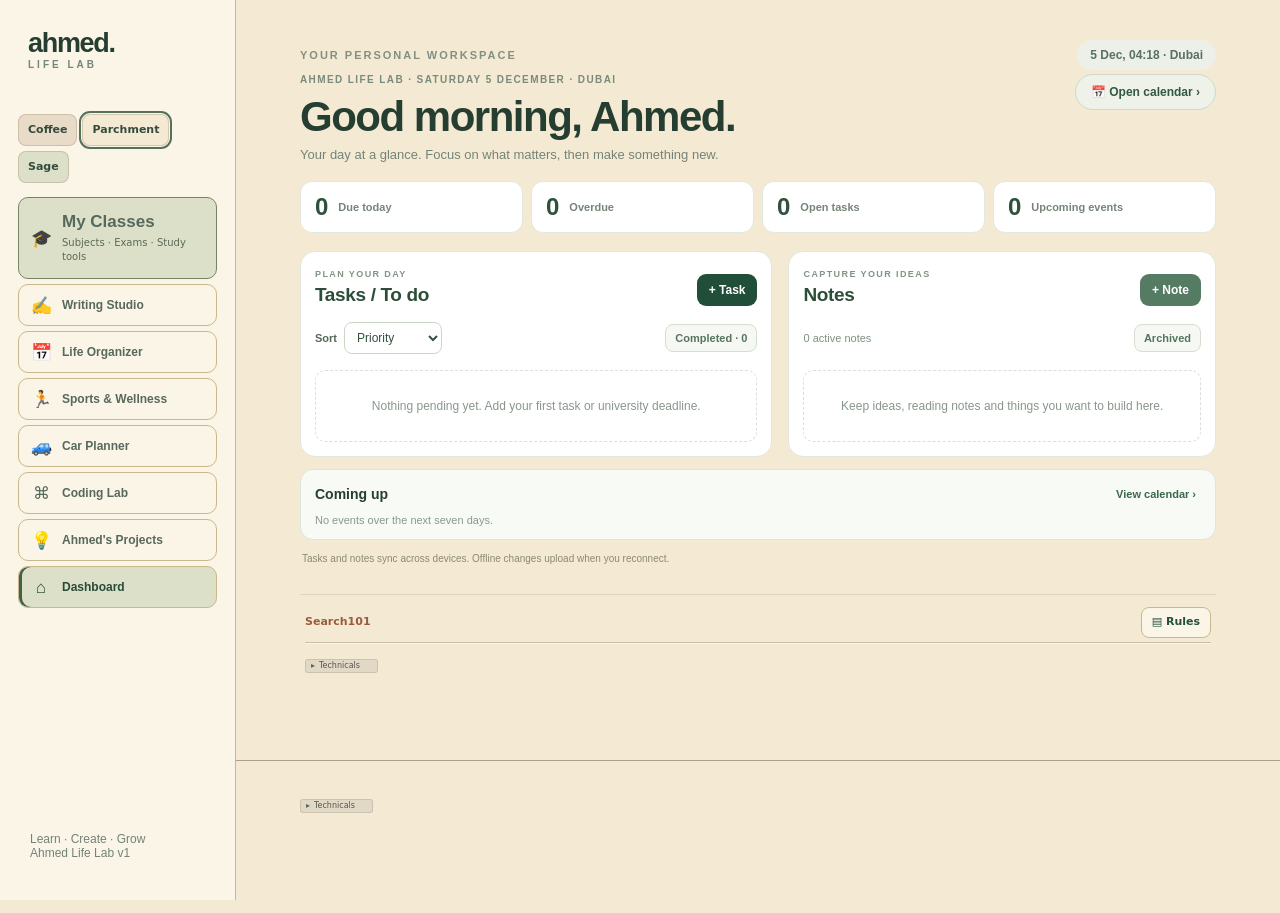
<file: latest.html>
<!doctype html><html lang="en"><head><base href="https://ahmed-life-lab.vercel.app/"><meta charset="UTF-8"/><meta name="viewport" content="width=device-width,initial-scale=1"/><title>Ahmed | Life Lab</title><meta name="theme-color" content="#142F23"><meta name="apple-mobile-web-app-capable" content="yes"><meta name="apple-mobile-web-app-status-bar-style" content="default"><meta name="apple-mobile-web-app-title" content="Ahmed Life Lab"><link rel="icon" type="image/svg+xml" href="/ahmed-icon.svg?v=2"><link rel="apple-touch-icon" sizes="180x180" href="/apple-touch-icon.png?v=2"><link rel="manifest" href="/manifest.webmanifest?v=2"><style>
:root{font-family:Inter,ui-sans-serif,-apple-system,BlinkMacSystemFont,"Segoe UI",sans-serif;color:#263a31;background:#f7f5ef}*{box-sizing:border-box}body{margin:0}button,input,textarea,select{font:inherit}button{cursor:pointer}aside{position:fixed;inset:0 auto 0 0;width:236px;background:#eeefe8;border-right:1px solid #e0e4d9;padding:28px 18px;display:flex;flex-direction:column}header.logo{font-size:27px;font-weight:760;letter-spacing:-1.3px;margin:0 10px 30px}.logo a{display:inline-block;color:inherit;text-decoration:none;border-radius:6px}.logo a:focus-visible{outline:2px solid #345543;outline-offset:4px}.logo span{display:block;font-size:10px;letter-spacing:3px;color:#74857a;font-weight:650}.nav{display:grid;gap:5px}.nav button{text-align:left;border:0;background:transparent;border-radius:10px;padding:12px 13px;color:#56695c;font-weight:560}.nav button.active,.nav button:hover{background:#dce5d9;color:#284b39}.foot{margin-top:auto;font-size:12px;color:#748278;padding:12px}main{margin-left:236px;padding:40px clamp(20px,5vw,80px);max-width:1450px}.top{display:flex;justify-content:space-between;align-items:center;gap:10px;flex-wrap:wrap}.eyebrow{color:#829083;font-size:11px;letter-spacing:2px;font-weight:750;text-transform:uppercase}h1{letter-spacing:-1.7px;font-size:clamp(30px,4vw,46px);margin:10px 0}p{color:#6a796e;line-height:1.55}.hero{background:#e7ecdf;border-radius:20px;padding:32px;margin:26px 0}.hero h2{margin:8px 0;font-size:29px;letter-spacing:-.9px}.grid{display:grid;grid-template-columns:repeat(3,minmax(0,1fr));gap:16px}.card,.panel{background:#fff;border:1px solid #e7e9e1;border-radius:17px;padding:23px;box-shadow:0 3px 9px #25382905}.card{cursor:pointer;transition:transform .15s}.card:hover{transform:translateY(-2px)}.symbol{display:inline-flex;align-items:center;justify-content:center;width:42px;height:42px;border-radius:13px;background:#eef2e9;color:#456653;font-size:22px}.card h3{margin:16px 0 4px}.card p{font-size:13px;margin:0}.chip{background:#edf0e8;color:#587160;padding:8px 13px;border-radius:50px;font-size:12px;font-weight:700}.toolbar{display:flex;gap:10px;flex-wrap:wrap;margin:20px 0}.primary{background:#345543;color:white;border:0;padding:12px 18px;border-radius:10px;font-weight:650}.secondary{background:#e9ede6;border:0;padding:10px 14px;border-radius:9px;color:#365340}.danger{color:#9a4b4b}.items{display:grid;gap:10px}.item{display:flex;align-items:center;gap:12px;justify-content:space-between;padding:15px;border:1px solid #e7e9e1;border-radius:12px;background:#fff}.item strong{display:block}.item small{display:block;color:#8a948b;margin-top:5px}.item .actions{display:flex;gap:6px}.empty{text-align:center;padding:40px 10px;color:#829083;border:1px dashed #d8ddd2;border-radius:14px}.modal{position:fixed;inset:0;background:#10201888;display:none;align-items:center;justify-content:center;padding:16px;z-index:9}.modal.show{display:flex}.dialog{background:#fafbf8;width:min(540px,100%);padding:25px;border-radius:18px;max-height:90vh;overflow:auto}.dialog label{display:block;margin:15px 0 6px;font-size:13px;font-weight:700}.dialog input,.dialog textarea,.dialog select{width:100%;border:1px solid #d5ddd1;background:white;border-radius:10px;padding:11px;color:#263a31}.dialog textarea{min-height:130px}.dialog .buttons{display:flex;gap:9px;margin-top:20px}.small{font-size:12px}.notice{background:#fff9e9;border:1px solid #f0e3bb;padding:12px 16px;border-radius:10px;font-size:12px;color:#766537;margin:20px 0}#menu{display:none}@media(max-width:900px){aside{position:static;width:auto;padding:18px}.logo{margin:0 0 12px!important}.nav{display:flex;overflow:auto;gap:3px}.nav button{white-space:nowrap;font-size:12px;padding:9px}aside .foot{display:none}main{margin:0;padding:20px}.grid{grid-template-columns:repeat(2,minmax(0,1fr))}}@media(max-width:550px){.grid{grid-template-columns:1fr}.hero{padding:22px}.card{padding:18px}.item{align-items:flex-start}.item .actions{flex-direction:column}}

/* Responsive navigation refresh · Ahmed Life Lab · October 2026 */
.nav button{display:flex;align-items:center;gap:10px}
.nav .nav-icon{flex:0 0 22px;display:inline-flex;justify-content:center;align-items:center;font-size:17px;line-height:1}
.nav .nav-label{min-width:0;line-height:1.2}
@media(max-width:900px){
  aside{padding:14px 14px 12px}
  header.logo{margin:0 0 12px!important;font-size:26px}
  .nav{display:grid;grid-template-columns:repeat(2,minmax(0,1fr));gap:6px;overflow:visible;width:100%}
  .nav button{display:flex;align-items:center;gap:7px;min-width:0;min-height:40px;padding:8px 9px;border:1px solid #e0e5db;border-radius:10px;background:#f9faf6;color:#506557;white-space:normal;text-align:left;font-size:12px;font-weight:630;line-height:1.15}
  .nav button.active{background:#dce5d9;border-color:#cadacc;color:#284b39}
  .nav .nav-icon{flex:0 0 19px;font-size:15px}
  .nav .nav-label{white-space:normal;overflow-wrap:normal}
  main{padding:14px 14px 24px}
  .top{align-items:center;gap:6px;margin-bottom:10px}
  .top .eyebrow{font-size:10px;letter-spacing:1.2px}
  .top .chip{font-size:11px;padding:7px 9px}
  h1{margin:8px 0 12px;font-size:clamp(29px,7vw,39px);line-height:1.15}
  .hero{margin:15px 0;padding:20px}
  .hero h2{font-size:24px}
  .hero p{margin-bottom:0}
}
@media(max-width:390px){
  .nav button{font-size:11px;gap:5px;padding:8px 7px}
  .nav .nav-icon{flex-basis:17px;font-size:14px}
  .top .eyebrow{letter-spacing:.7px}
}

.idea-launcher{display:flex;align-items:center;gap:12px;width:100%;text-align:left;cursor:pointer;margin-top:14px;padding:15px 18px;color:#263a31;font:inherit;border-radius:15px}
.idea-launcher:hover,.idea-launcher:focus-visible{background:#fbfcf9;border-color:#bccfbd;outline-offset:2px}
.idea-launcher-icon{width:40px;height:40px;flex:0 0 40px;display:grid;place-items:center;border-radius:11px;background:#edf2e9;font-size:20px}
.idea-launcher-label{display:flex;flex-direction:column;gap:5px;min-width:0}
.idea-launcher-label strong{font-size:16px;font-weight:730;color:#263a31}
.idea-launcher-label small{font-size:12px;color:#7b8b7b}
.idea-launcher-arrow{margin-left:auto;color:#698473;font-size:23px}
@media(max-width:900px){.idea-launcher{padding:12px 14px;margin-top:12px}}

/* Ahmed personal calendar */
.ahc{max-width:1350px;margin:0 auto 25px;color:#2a4535}
.ahc button,.ahc select{font:inherit;cursor:pointer}
.ahc-header{display:flex;justify-content:space-between;align-items:end;gap:12px;flex-wrap:wrap}
.ahc-kicker{font-size:10px;font-weight:750;color:#799080;letter-spacing:1.7px}
.ahc-header h1{font-size:clamp(28px,3vw,39px);margin:7px 0 4px}
.ahc-header p{margin:0;font-size:13px}
.ahc-tools{display:flex;align-items:center;flex-wrap:wrap;gap:6px}
.ahc-btn,.ahc-select{min-height:35px;padding:8px 11px;border:1px solid #bccdbb;border-radius:9px;background:#fff;color:#2d4b3a;font-weight:620;font-size:12px}
.ahc-btn.active{background:#214d39;color:#fff;border-color:#214d39}
.ahc-controls{display:flex;justify-content:space-between;align-items:center;gap:9px;flex-wrap:wrap;margin:13px 0 7px}
.ahc-fields,.ahc-pager,.ahc-views{display:flex;gap:6px;align-items:center;flex-wrap:wrap}
.ahc-select{font-weight:500;padding:8px;max-width:150px}
.ahc-pager .arrow{font-size:18px;min-width:36px}
.ahc-caption{margin:13px 0 6px;font-size:19px;font-weight:750;letter-spacing:-.3px}
.ahc-yearbar{display:flex;align-items:center;gap:10px}
.ahc-legend{display:flex;gap:6px;flex-wrap:wrap;margin:10px 0 5px}
.ahc-pri{font-size:11px;padding:5px 9px;border-radius:6px;border:1px solid currentColor}
.ahc-pri.urgent{background:#fdf0f1;color:#a92d38}
.ahc-pri.high{background:#fff3e9;color:#a45b32}
.ahc-pri.normal{background:#edf4ed;color:#42724d}
.ahc-pri.low{background:#ebf3fb;color:#3c6f97}
.ahc-pri.picked{outline:2px solid currentColor;outline-offset:1px}
.ahc-hint{font-size:11px;color:#78897d;margin:5px 0 11px}
.ahc-month{border:1px solid #c2d0bf;border-radius:12px;overflow:hidden;background:#fff}
.ahc-week-head,.ahc-month-grid{display:grid;grid-template-columns:repeat(7,minmax(0,1fr))}
.ahc-week-head{background:#e5ede1}
.ahc-week-head span{text-align:center;font-weight:730;font-size:12px;padding:10px 2px}
.ahc-cell{min-width:0;min-height:103px;padding:4px 5px;border-top:1px solid #cad8c6;border-right:1px solid #cad8c6}
.ahc-cell:nth-child(7n){border-right:0}
.ahc-cell.outside{background:#f4f6f3}
.ahc-cell.selected{background:#f1f7ef;box-shadow:inset 0 0 0 2px #739575}
.ahc-number-line{display:flex;justify-content:flex-end;margin-bottom:4px}
.ahc-number{border:0;border-radius:25px;background:transparent;color:#2d4b3a;font-size:12px;font-weight:750;min-width:27px;min-height:27px}
.ahc-cell.today .ahc-number{background:#214d39;color:#fff}
.ahc-cell.outside .ahc-number{color:#99a89b}
.ahc-chips{display:grid;gap:3px}
.ahc-chip{display:block;min-width:0;width:100%;overflow:hidden;text-overflow:ellipsis;white-space:nowrap;text-align:left;border:0;border-left:3px solid #56805a;border-radius:5px;padding:4px 5px;background:#ebf3e9;color:#355a39;font-size:10px;line-height:1.4}
.ahc-chip.urgent{background:#fef0f1;border-color:#ba3441;color:#aa3540}
.ahc-chip.high{background:#fff0e6;border-color:#bd794d;color:#985b38}
.ahc-chip.low,.ahc-chip.university{background:#eaf2fa;border-color:#4578a5;color:#35628b}
.ahc-chip.done{text-decoration:line-through;opacity:.65}
.ahc-more{font-size:10px;color:#6f806f}
.ahc-agenda{border:1px solid #e0e7dc;border-radius:12px;background:#fff;padding:14px;margin:16px 0}
.ahc-agenda-head{display:flex;align-items:center;justify-content:space-between;gap:8px;margin-bottom:12px}
.ahc-agenda-head h2{font-size:17px;margin:0}
.ahc-agenda-list{display:grid;gap:7px}
.ahc-entry{display:flex;gap:9px;align-items:center;justify-content:space-between;border-left:4px solid #557f5d;background:#f4f7f2;padding:10px 11px;border-radius:7px;min-width:0}
.ahc-entry.urgent{background:#fef2f2;border-color:#b73442}
.ahc-entry.high{background:#fff4ed;border-color:#b8794c}
.ahc-entry.low,.ahc-entry.university{background:#eef5fc;border-color:#5380a4}
.ahc-entry.done{opacity:.65}
.ahc-entry.done strong{text-decoration:line-through}
.ahc-details{flex:1;min-width:0;display:flex;flex-direction:column;gap:4px}
.ahc-details strong{font-size:12px;overflow-wrap:anywhere}
.ahc-details small{font-size:11px;color:#718273;white-space:pre-wrap;overflow-wrap:anywhere}
.ahc-entry-tools{display:flex;gap:6px;align-items:center}
.ahc-entry-tools button{border:1px solid #c4d3c1;background:#fff;color:#365942;border-radius:7px;padding:6px 9px;font-size:11px}
.ahc-entry-tools input{accent-color:#356542;width:16px;height:16px}
.ahc-empty{color:#819181;font-size:12px;padding:12px}
.ahc-week{display:grid;grid-template-columns:repeat(7,minmax(0,1fr));border:1px solid #c5d3c2;border-radius:12px;overflow:hidden;background:#fff}
.ahc-week-col{padding:8px;min-width:0;min-height:170px;border-right:1px solid #cbd8c9}
.ahc-week-col:last-child{border-right:0}
.ahc-week-col.selected{background:#f0f6ed}
.ahc-week-col>button{border:0;background:transparent;font-size:12px;font-weight:740;color:#305341;margin-bottom:12px}
.ahc-week-col .ahc-chip{margin-bottom:5px}
.ahc-year{display:grid;grid-template-columns:repeat(3,minmax(0,1fr));gap:12px}
.ahc-mini{border:1px solid #d7e1d4;border-radius:12px;background:#fff;padding:11px;min-width:0}
.ahc-mini-title{border:0;background:transparent;color:#2c533b;font-size:13px;font-weight:760;margin-bottom:8px}
.ahc-mini-grid{display:grid;grid-template-columns:repeat(7,minmax(0,1fr));gap:2px}
.ahc-mini-grid span,.ahc-mini-grid button{border:0;background:transparent;text-align:center;border-radius:4px;padding:4px 0;font-size:10px;min-width:0;color:#496c50}
.ahc-mini-grid button.has{background:#dcebd7;font-weight:750}
.ahc-mini-grid button.today{background:#264b38;color:white}
.ahc-footnote{margin-top:12px;background:#fff9e9;border:1px solid #f1e4c0;border-radius:9px;padding:10px 12px;font-size:11px;color:#826d49}
.ahc-overlay{position:fixed;inset:0;background:#13271bbb;z-index:50;display:none;align-items:center;justify-content:center;padding:14px}
.ahc-overlay.show{display:flex}
.ahc-dialog{background:white;border-radius:16px;max-height:90dvh;overflow:auto;width:min(520px,100%);padding:20px}
.ahc-dialog h2{margin:0 0 12px}
.ahc-dialog label{font-size:12px;font-weight:700;display:block;margin:10px 0 5px}
.ahc-dialog input:not([type=checkbox]),.ahc-dialog textarea,.ahc-dialog select{width:100%;min-width:0;border:1px solid #c5d4c2;border-radius:8px;padding:10px;font:inherit;font-size:13px;box-sizing:border-box;background:white;color:#2a4635}
.ahc-dialog textarea{min-height:95px}
.ahc-form-grid{display:grid;grid-template-columns:repeat(2,minmax(0,1fr));gap:5px 10px}
.ahc-modal-actions{display:flex;gap:8px;justify-content:flex-end;flex-wrap:wrap;margin-top:15px}
@media(max-width:900px){.ahc-cell{min-height:85px}.ahc-controls{justify-content:flex-start}.ahc-header{align-items:flex-start}}
@media(max-width:650px){
 .ahc-header h1{font-size:28px}.ahc-tools .ahc-btn{padding:8px;font-size:11px}
 .ahc-controls .ahc-fields{flex:1 1 100%}.ahc-cell{min-height:55px;padding:2px 1px}
 .ahc-week-head span{font-size:10px;padding:8px 1px}
 .ahc-number-line{justify-content:center}.ahc-number{min-height:23px;min-width:23px;font-size:11px;padding:0}
 .ahc-chips{text-align:center;display:block;line-height:8px}
 .ahc-chip{display:inline-block;vertical-align:middle;width:6px;height:6px;margin:1px;padding:0;border:0;border-radius:50%;font-size:0}
 .ahc-more{font-size:9px}.ahc-week-col{padding:4px 1px;min-height:90px}
 .ahc-week-col>button{padding:0;font-size:10px}.ahc-week-col .ahc-chip{display:block;margin:3px auto}
 .ahc-year{grid-template-columns:repeat(2,minmax(0,1fr));gap:8px}.ahc-mini{padding:7px 5px}.ahc-mini-grid span,.ahc-mini-grid button{font-size:9px;padding:3px 0}
 .ahc-agenda{padding:11px}.ahc-agenda-head h2{font-size:15px}.ahc-form-grid{gap:3px 7px}
}
@media print{
  body{background:#fff!important}aside,.top,main>.notice,.ahc-tools,.ahc-controls,.ahc-yearbar,.ahc-legend,.ahc-hint,.ahc-footnote,.ahc-overlay,.ahc-agenda-head button,.ahc-entry-tools{display:none!important}
  main{max-width:none!important;margin:0!important;padding:0!important}.ahc{max-width:100%}
  .ahc-cell{min-height:84px!important;break-inside:avoid}.ahc-year{grid-template-columns:repeat(3,minmax(0,1fr))}
  .ahc-week-head,.ahc-month-grid,.ahc-mini{break-inside:avoid}.ahc-chip{white-space:normal}
}

/* Ahmed Life Lab daily workspace */
.ahd{max-width:1420px}
.ahd-greeting{display:flex;justify-content:space-between;align-items:flex-start;gap:14px;margin:4px 0 15px;flex-wrap:wrap}
.ahd-greeting .ahd-kicker{font-size:10px;color:#788b7c;letter-spacing:1.4px;font-weight:770;text-transform:uppercase}
.ahd-greeting h1{margin:8px 0 5px;font-size:clamp(29px,3.7vw,42px);letter-spacing:-1.5px;line-height:1.13}
.ahd-greeting p{margin:0;font-size:13px;color:#748377}
.ahd-date-pill{border:1px solid #ccd9ca;border-radius:30px;padding:10px 15px;background:#eef2e9;color:#325840;font-size:12px;font-weight:750;cursor:pointer}
.ahd-stats{display:grid;grid-template-columns:repeat(4,minmax(0,1fr));gap:8px;margin:0 0 18px}
.ahd-stats>div{border:1px solid #e1e8dd;border-radius:12px;padding:11px 14px;background:#fff;display:flex;gap:10px;align-items:center;min-width:0}
.ahd-stats strong{font-size:24px;font-weight:790;color:#2f513d}
.ahd-stats span{font-size:11px;color:#758578;font-weight:620}
.ahd-layout{display:grid;grid-template-columns:minmax(0,1fr) 188px;align-items:start;gap:16px}
.ahd-work,.ahd-panel,.ahd-columns{min-width:0}
.ahd-columns{display:grid;grid-template-columns:minmax(0,1.05fr) minmax(0,.95fr);gap:13px;align-items:start}
.ahd-panel{background:#fff;border:1px solid #e0e7dd;border-radius:15px;padding:14px}
.ahd-panel-top{display:flex;align-items:center;justify-content:space-between;gap:6px;min-height:49px}
.ahd-eyebrow{font-size:9px;letter-spacing:1.4px;font-weight:800;color:#819485}
.ahd-panel h2{margin:5px 0;color:#2c4e39;font-size:19px;letter-spacing:-.35px}
.ahd-solid-btn{border:0;border-radius:9px;background:#214e39;color:#fff;padding:9px 12px;font-size:12px;font-weight:720;cursor:pointer;white-space:nowrap}
.ahd-note-add{background:#557b63}
.ahd-panel-controls{display:flex;align-items:center;flex-wrap:wrap;gap:7px;min-height:43px;margin:2px 0 10px;color:#829082;font-size:11px}
.ahd-panel-controls label{font-weight:730;color:#536858}
.ahd-panel-controls select{font:inherit;font-size:12px;color:#34513e;border:1px solid #cad7c6;background:#fff;border-radius:8px;padding:7px 8px;min-width:98px}
.ahd-filter{margin-left:auto;border:1px solid #d4dfd0;background:#f5f8f3;border-radius:8px;color:#567460;padding:7px 9px;font-size:11px;font-weight:710;cursor:pointer}
.ahd-filter.on{color:#fff;background:#416b50}
.ahd-task-list,.ahd-note-list{display:grid;gap:8px}
.ahd-task{border:1px solid #d2dfd0;background:#f4f8f2;border-radius:11px;padding:11px}
.ahd-task.urgent{border-color:#e5a3a4;background:#fff4f3}
.ahd-task.high{border-color:#e3bb9c;background:#fff7f0}
.ahd-task.low{border-color:#aec9de;background:#f4f9fd}
.ahd-task.is-done{opacity:.72}
.ahd-card-heading{display:flex;align-items:flex-start;justify-content:space-between;gap:8px}
.ahd-card-heading strong{font-size:13px;line-height:1.45;color:#2b4535;overflow-wrap:anywhere}
.ahd-task.is-done strong{text-decoration:line-through}
.ahd-task-tag{background:#e8eee5;border-radius:6px;color:#617966;font-size:10px;padding:4px 6px;flex-shrink:0}
.ahd-description{margin:6px 0;color:#58695e;font-size:11px;line-height:1.55;white-space:pre-wrap;overflow-wrap:anywhere;display:-webkit-box;-webkit-line-clamp:3;-webkit-box-orient:vertical;overflow:hidden}
.ahd-task-meta{display:flex;align-items:center;gap:7px;flex-wrap:wrap;margin:9px 0 5px;color:#687b6c;font-size:11px}
.ahd-priority{border:1px solid currentColor;border-radius:6px;padding:2px 5px;color:#46724c;background:#e5f0e4}
.ahd-priority.urgent{color:#b42b3b;background:#fbe9ec}
.ahd-priority.high{color:#9b5d30;background:#fff0e6}
.ahd-priority.low{color:#326c97;background:#e9f2fa}
.ahd-overdue{color:#b12935;font-weight:750}
.ahd-due-today{font-weight:750;color:#aa6a38}
.ahd-task-actions,.ahd-note-actions{display:flex;gap:6px;justify-content:flex-end;margin-top:10px;flex-wrap:wrap}
.ahd-small-btn{background:#fff;border:1px solid #cad7c7;border-radius:7px;padding:6px 10px;font-size:11px;font-weight:700;color:#36543e;cursor:pointer}
.ahd-small-btn.ahd-done{background:#e6eee4}
.ahd-note-card{background:#f6f9f5;border:1px solid #bdcfbc;border-radius:11px;padding:12px}
.ahd-note-card .ahd-card-heading strong{font-size:13px}
.ahd-note-body{font-size:11px;color:#647467;line-height:1.55;white-space:pre-wrap;overflow-wrap:anywhere;display:-webkit-box;-webkit-line-clamp:4;-webkit-box-orient:vertical;overflow:hidden;margin:9px 0 3px}
.ahd-empty{border:1px dashed #d7e1d4;border-radius:10px;padding:26px 13px;font-size:12px;color:#89978b;line-height:1.5;text-align:center}
.ahd-more{background:none;border:0;text-decoration:underline;color:#396d4e;font-size:11px;margin-top:13px;font-weight:720;cursor:pointer}
.ahd-note-count{font-size:11px;color:#869586;margin:9px}
.ahd-upcoming{border:1px solid #dde6d9;border-radius:13px;padding:13px 14px;margin-top:12px;background:#f8faf6}
.ahd-upcoming-top{display:flex;justify-content:space-between;align-items:center;margin-bottom:9px}
.ahd-upcoming h2{font-size:14px;margin:0}
.ahd-plain-btn{border:0;background:transparent;color:#3b684b;font-size:11px;font-weight:700;cursor:pointer;padding:5px}
.ahd-event-list{display:flex;flex-wrap:wrap;gap:7px}
.ahd-event-chip{display:flex;align-items:center;gap:7px;border:1px solid #cbd9c8;background:#fff;color:#416049;border-radius:9px;padding:8px 9px;font-size:11px;cursor:pointer;text-align:left}
.ahd-event-date{font-weight:800;color:#2b573b}
.ahd-upcoming-empty{font-size:11px;color:#88998a}
.ahd-rail{background:#edf1e9;border:1px solid #dde7d9;border-radius:15px;padding:12px}
.ahd-rail h2{font-size:16px;color:#325341;margin:3px 0 4px}
.ahd-rail p{font-size:11px;color:#819083;margin:0 0 13px}
.ahd-shortcuts{display:grid;gap:7px}
.ahd-shortcut{display:flex;align-items:center;gap:8px;border:1px solid #e4ebe0;background:#fff;border-radius:9px;min-height:42px;padding:7px 9px;color:#34533f;font-size:11px;font-weight:730;text-align:left;cursor:pointer}
.ahd-shortcut:hover{background:#f8faf7}
.ahd-shortcut-symbol{font-size:17px;flex:0 0 23px}
.ahd-chev{margin-left:auto;font-size:19px;color:#859b86}
.ahd-mobile-project{display:none}
.ahd-local-note{font-size:10px;color:#8b8974;margin:13px 2px 0}
.ahd-modal{display:none;position:fixed;inset:0;z-index:60;background:#142b20b8;padding:16px;align-items:center;justify-content:center}
.ahd-modal.show{display:flex}
.ahd-note-dialog{background:#fff;border-radius:15px;padding:20px;width:min(520px,100%);max-height:90dvh;overflow:auto;box-shadow:0 20px 45px #0002}
.ahd-note-dialog-head{display:flex;align-items:center;justify-content:space-between}
.ahd-note-dialog h2{font-size:21px;margin:0 0 12px}
.ahd-note-dialog label{display:block;font-size:12px;font-weight:720;color:#3b5b43;margin:12px 0 5px}
.ahd-note-dialog input,.ahd-note-dialog textarea{border:1px solid #c9d8c4;border-radius:9px;padding:11px;background:white;width:100%;font:inherit;font-size:13px;box-sizing:border-box;color:#2a4536}
.ahd-note-dialog textarea{resize:vertical;line-height:1.6;min-height:150px}
.ahd-note-dialog-actions{display:flex;justify-content:flex-end;align-items:center;gap:10px;margin-top:15px}
@media(max-width:1210px){.ahd-layout{grid-template-columns:minmax(0,1fr) 166px;gap:11px}.ahd-columns{gap:9px}.ahd-panel{padding:11px}.ahd-rail{padding:9px}}
@media(max-width:1050px){.ahd-layout{grid-template-columns:1fr}.ahd-rail{display:none}.ahd-mobile-project{display:flex;align-items:center;gap:9px;padding:13px 16px;border:1px solid #cfddcb;border-radius:11px;background:#fff;width:100%;margin-top:12px;color:#35583f;text-align:left;cursor:pointer}.ahd-mobile-project span:first-child{font-size:20px}.ahd-mobile-project span:nth-child(2){display:flex;flex:1;flex-direction:column;gap:4px}.ahd-mobile-project small{color:#819083;font-size:10px}}
@media(max-width:720px){.ahd-columns{grid-template-columns:1fr;gap:12px}.ahd-panel{padding:13px}.ahd-greeting{margin-top:8px}.ahd-stats{gap:6px}.ahd-stats>div{padding:9px 7px;display:flex;flex-direction:column;gap:2px;text-align:center}.ahd-stats strong{font-size:20px}.ahd-stats span{font-size:9px}.ahd-greeting .ahd-kicker{font-size:9px;letter-spacing:1px}.ahd-greeting h1{font-size:30px}}
@media(max-width:420px){.ahd-stats>div{min-height:58px}.ahd-date-pill{padding:7px 10px;font-size:11px}.ahd-panel-top h2{font-size:18px}}

/* Unified site navigation v2: one global sidebar, no duplicate home Explore panel. */
.ahd-layout{grid-template-columns:minmax(0,1fr)!important}
.ahd-rail,.ahd-mobile-project{display:none!important}
@media(min-width:1051px){.ahd-columns{grid-template-columns:minmax(0,1.05fr) minmax(0,.95fr);gap:16px}}
@media(max-width:900px){
 .nav{display:grid;grid-template-columns:repeat(2,minmax(0,1fr));gap:6px;overflow:visible;width:100%}
 .nav button{min-height:40px;min-width:0;white-space:normal}
 .nav .nav-label{overflow-wrap:anywhere}
}
</style><link rel="stylesheet" href="[data-uri]"><script src="[data-uri]"></script><script src="[data-uri]"></script><style id="uni005-compact">
@media (min-width:901px){footer:has([data-uni-footer]){margin-left:236px!important;padding-inline:clamp(20px,5vw,80px)}}
footer:has(> [data-uni-footer]){padding-bottom:calc(88px + env(safe-area-inset-bottom,0px))!important}

/* UNI005. The disclosure owns the tap area. Its label owns the visible chip. */
:is(#site-rec,[data-uni-footer])[data-uni-footer],
:is(#site-rec,[data-uni-footer])[data-uni-footer] details {
  box-sizing:border-box!important; width:100%!important; max-width:100%!important;
  margin:0!important; padding:0!important; border:0!important; border-radius:0!important;
  background:transparent!important; box-shadow:none!important; text-align:left!important;
  direction:ltr; color:#58564f; font:400 8px/12px system-ui,sans-serif!important;
}
:is(#site-rec,[data-uni-footer])[data-uni-footer] :is(div,p,span,a,button,small,h3,dl,dt,dd,label,summary) {
  font:400 8px/12px system-ui,sans-serif!important;
  letter-spacing:normal!important; text-transform:none!important;
}
:is(#site-rec,[data-uni-footer])[data-uni-footer] :is(.uni-body,.rec-body,.techbody,.tech-inner,.chapter-detail-group,.website-details,.technical-section,.uni005-release) {
  background:transparent!important; border:0!important; box-shadow:none!important;
  padding:0!important; margin:0!important; text-align:left!important; display:block;
}
:is(#site-rec,[data-uni-footer])[data-uni-footer] summary {
  display:flex!important; align-items:flex-end!important; justify-content:flex-start!important;
  width:max-content!important; max-width:100%!important; min-width:44px!important; height:44px!important; min-height:44px!important;
  margin:0!important; padding:0!important; list-style:none!important; box-sizing:border-box!important;
  background:transparent!important; border:0!important; border-radius:0!important; box-shadow:none!important;
  transform:none!important; cursor:pointer; direction:ltr;
}
:is(#site-rec,[data-uni-footer])[data-uni-footer] summary::-webkit-details-marker {display:none}
:is(#site-rec,[data-uni-footer])[data-uni-footer] summary::before,
:is(#site-rec,[data-uni-footer])[data-uni-footer] summary::after {content:none!important;display:none!important}
:is(#site-rec,[data-uni-footer])[data-uni-footer] summary > span {
  display:inline-flex!important; align-items:center!important; justify-content:flex-start!important; flex:none!important;
  box-sizing:border-box!important; width:max-content!important; min-width:0!important; height:14px!important; min-height:14px!important;
  gap:4px!important; margin:0!important; padding:0 5px!important;
  border:.5px solid rgba(130,122,109,.25)!important; border-radius:3px!important;
  background:rgba(130,130,130,.16)!important; color:#58564f!important; box-shadow:none!important;
  font:400 8px/1 system-ui,sans-serif!important; white-space:nowrap!important; overflow-wrap:normal!important;
  transform:none!important; rotate:none!important; position:static!important;
}
:is(#site-rec,[data-uni-footer])[data-uni-footer] > summary > span {width:73px!important}
:is(#site-rec,[data-uni-footer])[data-uni-footer] summary > span::before {
  display:inline!important; content:"▸"!important; font:400 8px/1 system-ui,sans-serif!important;
  color:#527057!important; transform:none!important; border:0!important;
}
:is(#site-rec,[data-uni-footer])[data-uni-footer][open] > summary > span::before,
:is(#site-rec,[data-uni-footer])[data-uni-footer] details[open] > summary > span::before {content:"▾"!important}
:is(#site-rec,[data-uni-footer])[data-uni-footer] summary:focus-visible > span {outline:2px solid #527057;outline-offset:1px}
:is(#site-rec,[data-uni-footer])[data-uni-footer] :is(.uni005-release,p) {margin:0!important;padding:0!important}
:is(#site-rec,[data-uni-footer])[data-uni-footer] .uni005-release {display:grid!important;gap:2px!important;padding-top:4px!important}
:is(#site-rec,[data-uni-footer])[data-uni-footer] [data-connections] {display:flex!important;gap:2px 8px!important;flex-wrap:wrap}
:is(#site-rec,[data-uni-footer])[data-uni-footer] [data-service] {display:inline-flex;align-items:center;gap:3px;white-space:nowrap}
:is(#site-rec,[data-uni-footer])[data-uni-footer] [data-service] i {display:inline-block;width:6px!important;height:6px!important;box-sizing:border-box;margin:0!important;border:1px solid currentColor;border-radius:50%}
:is(#site-rec,[data-uni-footer])[data-uni-footer] :is(.actions,.actions-line,.row,.chapter-detail-row) {gap:2px 4px!important;padding:0!important}
:is(#site-rec,[data-uni-footer])[data-uni-footer] button {min-height:14px!important;padding:0 5px!important;margin:0!important}
:is(#site-rec,[data-uni-footer])[data-uni-footer] details[open] > p:first-of-type {padding-top:4px!important}
</style><style>@media(pointer:coarse){[data-prev="-1"],[data-prev="1"]{display:none!important}}</style></head><body><aside><header class="logo"><a id="ahmedHome" href="/" aria-label="Ahmed Life Lab home" title="Back to Dashboard">ahmed.<span>LIFE LAB</span></a></header><nav class="nav" id="nav"></nav><div class="foot">Learn · Create · Grow<br/>Ahmed Life Lab v1</div></aside><main><div class="top"><div class="eyebrow">YOUR PERSONAL WORKSPACE</div><div class="chip" id="clock">Dubai · UAE</div></div><div id="content"></div><div class="notice">Shared workspace. Entries sync across devices when online. Check the sync status before closing this page.</div></main><div id="modal" class="modal"><div class="dialog"><h2 id="modalTitle">New entry</h2><form id="entryForm"><label for="entryTitle">Title</label><input id="entryTitle" maxlength="150" required placeholder="Give this a name"/><label for="entryDate">Date (optional)</label><input type="date" id="entryDate"/><label for="entryDetails">Notes</label><textarea id="entryDetails" placeholder="Details, ideas, goals..."></textarea><div class="buttons"><button class="primary" type="submit">Save entry</button><button class="secondary" type="button" id="cancel">Cancel</button></div></form></div></div><script>
const semesterExams=[{"id": "semester-2026-oct-17", "title": "English 2", "date": "2026-10-17", "time": "15:30", "details": "HUB Yard \u00b7 Zone C", "kind": "event", "source": "university", "priority": "Low", "exam": true}, {"id": "semester-2026-oct-20", "title": "AI in Modern Life", "date": "2026-10-20", "time": "09:30", "details": "HUB Yard \u00b7 Zone C", "kind": "event", "source": "university", "priority": "Low", "exam": true}, {"id": "semester-2026-oct-21", "title": "Principles of Environmental Sciences", "date": "2026-10-21", "time": "12:30", "details": "HUB Yard \u00b7 Zone B", "kind": "event", "source": "university", "priority": "Low", "exam": true}, {"id": "semester-2026-oct-22", "title": "Emirati Studies", "date": "2026-10-22", "time": "09:30", "details": "HUB Yard \u00b7 Zone A", "kind": "event", "source": "university", "priority": "Low", "exam": true}, {"id": "semester-2026-oct-23", "title": "Psychology II", "date": "2026-10-23", "time": "15:00", "details": "HUB-101", "kind": "event", "source": "university", "priority": "Low", "exam": true}];


function ahPriority(x,source){
 const choices=['Low','Normal','Medium','High','Urgent'];
 const value=source==='semester'?(all().semesterPriorities||{})[x.id]||'Normal':x.priority||'Normal';
 return `<select class="ah-badge ah-priority ${value.toLowerCase()}" data-priority-id="${esc(x.id)}" data-priority-source="${source}" aria-label="Priority for ${esc(x.title)}">${choices.map(p=>`<option${p===value?' selected':''}>${p}</option>`).join('')}</select>`;
}
function ahCountdown(x){
 if(x.done)return '<span class="ah-badge muted">Completed</span>';
 const dt=x.date||x.due;if(!dt)return '<span class="ah-badge muted">No date</span>';
 const now=new Date(),parts=Object.fromEntries(new Intl.DateTimeFormat('en-US',{timeZone:'Asia/Dubai',year:'numeric',month:'2-digit',day:'2-digit'}).formatToParts(now).map(p=>[p.type,p.value]));
 const today=parts.year+'-'+parts.month+'-'+parts.day;
 const days=Math.round((Date.parse(dt+'T00:00:00Z')-Date.parse(today+'T00:00:00Z'))/86400000);
 if(!Number.isFinite(days))return '';
 if(x.exam&&new Date(dt+'T'+(x.time||'23:59')+':00+04:00')<now)return '<span class="ah-badge muted">Past exam</span>';
 const cls=days<=0?'urgent':days<=3?'high':days<=7?'medium':'low';
 const label=days<0?Math.abs(days)+' days overdue':days===0?'Today':days===1?'1 day left':days+' days left';
 return `<span class="ah-badge ${cls}">${label}</span>`;
}
function ahBadges(x,source){return `<div class="ah-badges">${ahPriority(x,source)}${ahCountdown(x)}</div>`}
document.addEventListener('change',e=>{
 const el=e.target;if(!el.matches('[data-priority-id]'))return;
 try{
 const source=el.dataset.prioritySource,id=el.dataset.priorityId,value=el.value;
 if(!['Low','Normal','Medium','High','Urgent'].includes(value))return;
 if(source==='notes'){const rows=JSON.parse(localStorage.getItem('ahmed-daily-notes-v1')||'[]'),x=rows.find(x=>x.id===id);if(x){x.priority=value;x.updatedAt=new Date().toISOString();localStorage.setItem('ahmed-daily-notes-v1',JSON.stringify(rows));}}
 else {const db=all();if(source==='semester'){db.semesterPriorities||={};db.semesterPriorities[id]=value;}else{const x=(db[source]||[]).find(x=>x.id===id);if(x){x.priority=value;x.updatedAt=new Date().toISOString();}}save(db);}
 render();
 }catch{alert('Could not save priority. Please try again.');}
});

const modules=[{id:'university',icon:'🎓',name:'University Planner',desc:'Courses, homework, exams and study goals',hint:'Track assignments and your psychology studies'},{id:'writing',icon:'✍️',name:'Writing Studio',desc:'Notes, essays, chapters and books',hint:'Capture an idea, essay or book chapter'},{id:'life',icon:'📅',name:'Life Organizer',desc:'Calendar, tasks and routines',hint:'Organize personal tasks and important dates'},{id:'sports',icon:'🏃',name:'Sports & Wellness',desc:'Training, activity and wellness goals',hint:'Log training and healthy habits'},{id:'car',icon:'🚙',name:'Car Planner',desc:'Nissan and future car comparisons',hint:'Save and compare vehicles and budgets'},{id:'coding',icon:'⌘',name:'Coding Lab',desc:'Build projects and learn to publish',hint:'Log your first coding project'},{id:'projects',icon:'💡',name:"Ahmed's Projects",desc:'Ideas, notes and things to build',hint:'Save ideas, brainstorm projects and plan what to build next'}];let page='home',editing=null;
function all(){try{return JSON.parse(localStorage.getItem('ahmed-life-lab-v1')||'{}')}catch{return {}}}function save(v){localStorage.setItem('ahmed-life-lab-v1',JSON.stringify(v))}function esc(v){return String(v??'').replace(/[&<>"']/g,c=>({'&':'&amp;','<':'&lt;','>':'&gt;','"':'&quot;',"'":'&#39;'}[c]))}
function render(){document.getElementById('nav').innerHTML='<button class="'+(page==='home'?'active':'')+'" data-page="home"><span class="nav-icon" aria-hidden="true">⌂</span><span class="nav-label">Dashboard</span></button>'+modules.map(m=>'<button data-page="'+m.id+'" class="'+(page===m.id?'active':'')+'"><span class="nav-icon" aria-hidden="true">'+m.icon+'</span><span class="nav-label">'+m.name+'</span></button>').join('');document.querySelectorAll('[data-page]').forEach(b=>b.onclick=()=>{page=b.dataset.page;render()});const root=document.getElementById('content');if(page==='home'){root.innerHTML='<h1>Welcome to your world, Ahmed.</h1><p>One space to study, create, organize, and build your future.</p><section class="hero"><div class="eyebrow">TODAY IS A NEW OPPORTUNITY</div><h2>Make today count.</h2><p>Learn something. Create something. Move forward.</p></section><div class="grid">'+modules.filter(m=>m.id!=='projects').map(m=>'<article class="card" data-open="'+m.id+'"><div class="symbol">'+m.icon+'</div><h3>'+m.name+'</h3><p>'+m.desc+'</p><p class="small">'+((all()[m.id]||[]).length)+' saved entries</p></article>').join('')+'</div><button type="button" class="panel idea-launcher" data-open="projects" aria-label="Open Ahmed&#39;s Projects"><span class="idea-launcher-icon" aria-hidden="true">💡</span><span class="idea-launcher-label"><strong>Ahmed&#39;s Projects</strong><small>Ideas, notes and things to build</small></span><span class="idea-launcher-arrow" aria-hidden="true">→</span></button>';document.querySelectorAll('[data-open]').forEach(e=>e.onclick=()=>{page=e.dataset.open;render()});return}const m=modules.find(x=>x.id===page),entries=(all()[page]||[]);root.innerHTML='<h1>'+m.icon+' '+m.name+'</h1><p>'+m.desc+'</p><div class="toolbar"><button class="primary" id="add">'+(page==='projects'?'+ New idea':'+ New entry')+'</button><button class="secondary" id="export">Export JSON</button><span class="chip">'+entries.length+' entries</span></div><div class="panel" style="margin-bottom:16px"><strong>YOUR SPACE</strong><p>'+m.hint+'</p></div><div class="items">'+(entries.length?entries.map(x=>'<div class="item"><div><strong>'+esc(x.title)+'</strong><small>'+esc(x.date||'No date')+'</small><p class="small" style="white-space:pre-wrap">'+esc(x.details)+'</p></div><div class="actions"><button class="secondary" data-edit="'+x.id+'">Edit</button><button class="secondary danger" data-delete="'+x.id+'">Delete</button></div></div>').join(''):'<div class="empty">'+(page==='projects'?'No ideas yet. Add your first project idea.':'Nothing here yet. Add your first entry.')+'</div>')+'</div>';document.getElementById('add').onclick=()=>show();document.getElementById('export').onclick=()=>{const blob=new Blob([JSON.stringify(entries,null,2)],{type:'application/json'}),a=document.createElement('a');a.href=URL.createObjectURL(blob);a.download='ahmed-'+page+'.json';a.click();URL.revokeObjectURL(a.href)};document.querySelectorAll('[data-edit]').forEach(b=>b.onclick=()=>show(b.dataset.edit));document.querySelectorAll('[data-delete]').forEach(b=>b.onclick=()=>{if(confirm('Delete this entry?')){const db=all();db[page]=(db[page]||[]).filter(x=>x.id!==b.dataset.delete);save(db);render()}})}
function show(id){editing=id||null;const x=(all()[page]||[]).find(v=>v.id===id)||{};document.getElementById('modalTitle').textContent=id?(page==='projects'?'Edit idea':'Edit entry'):(page==='projects'?'New idea':'New entry');document.getElementById('entryTitle').value=x.title||'';document.getElementById('entryDate').value=x.date||'';document.getElementById('entryDetails').value=x.details||'';document.getElementById('modal').classList.add('show');document.getElementById('entryTitle').focus()}function hide(){document.getElementById('modal').classList.remove('show')}document.getElementById('cancel').onclick=hide;document.getElementById('modal').onclick=e=>{if(e.target.id==='modal')hide()};document.getElementById('entryForm').onsubmit=e=>{e.preventDefault();const db=all();db[page]||=[];const x={...(db[page].find(v=>v.id===editing)||{}),id:editing||crypto.randomUUID(),title:document.getElementById('entryTitle').value.trim(),date:document.getElementById('entryDate').value,details:document.getElementById('entryDetails').value,updatedAt:new Date().toISOString()};if(!x.title)return;if(editing)db[page]=db[page].map(v=>v.id===editing?x:v);else db[page].unshift(x);save(db);hide();render()};document.getElementById('clock').textContent=new Intl.DateTimeFormat('en-GB',{timeZone:'Asia/Dubai',day:'numeric',month:'short',hour:'2-digit',minute:'2-digit'}).format(new Date())+' · Dubai';render();
</script><style>
.writer-head{display:flex;justify-content:space-between;gap:14px;align-items:center;flex-wrap:wrap}.writer-sub{font-size:14px;margin:5px 0 18px}.book-grid{display:grid;grid-template-columns:repeat(auto-fill,minmax(220px,1fr));gap:18px;margin-top:22px}.book-card{border:1px solid #e5e6dc;border-radius:16px;padding:0;background:#fff;text-align:left;overflow:hidden;cursor:pointer;box-shadow:0 4px 12px #263a3108}.book-card:hover{transform:translateY(-2px)}.book-cover{min-height:220px;background:linear-gradient(150deg,#30493c,#677f66);padding:22px;display:flex;flex-direction:column;justify-content:space-between;color:#f6f2e7}.book-card:nth-child(even) .book-cover{background:linear-gradient(145deg,#756856,#baaa8b)}.book-cover small{letter-spacing:2px;font-size:10px;opacity:.85}.book-cover strong{font-family:Georgia,serif;font-size:26px;font-weight:500;overflow-wrap:anywhere}.book-info{padding:18px}.book-info h3{margin:0 0 8px}.book-info p{margin:0;font-size:12px}.book-tools{display:flex;gap:9px;flex-wrap:wrap}.writer-layout{display:grid;grid-template-columns:260px minmax(0,1fr);gap:20px;margin-top:20px}.writer-sidebar{background:#fff;border:1px solid #e7e9e1;border-radius:16px;padding:15px;height:fit-content}.writer-sidebar h3{margin:0 0 12px}.chapter-choice{display:block;width:100%;border:0;text-align:left;border-radius:9px;background:transparent;padding:13px 11px;color:#3d5447;margin:3px 0}.chapter-choice.selected{background:#e3ebdf}.chapter-choice span{display:block;font-weight:700}.chapter-choice small{color:#819084;font-size:11px}.writer-editor{background:#fff;border:1px solid #e7e9e1;border-radius:16px;padding:25px;min-width:0}.editor-title{font-size:26px;font-weight:700;letter-spacing:-.6px;background:transparent;border:0;border-bottom:1px solid #e5e8e1;width:100%;outline:none;padding:10px 0;color:#263a31}.editor-title:disabled{opacity:1;color:#263a31}.editor-text{font-family:Georgia,serif;font-size:19px;line-height:1.85;min-height:370px;resize:vertical;width:100%;border:0;outline:0;padding:16px 4px;background:transparent;color:#293b32}.editor-text:disabled{opacity:1;color:#293b32}.writer-meta{font-size:12px;color:#79887c;margin:12px 0;display:flex;gap:16px;flex-wrap:wrap}.writer-tabs{display:flex;gap:7px;flex-wrap:wrap;margin:14px 0}.writer-tabs button{border:0;border-radius:9px;background:#edf0e9;color:#465c4d;padding:8px 11px}.writer-tabs button.current{background:#365543;color:white}.writer-foot{display:flex;flex-wrap:wrap;gap:8px;align-items:center;margin-top:12px}.writer-note{font-size:12px;color:#7d8a7e}.revision-list{background:#f2f4ed;border-radius:10px;padding:12px;margin-top:15px}.revision-list button{margin:4px 4px 4px 0}.writer-empty{text-align:center;padding:65px 15px;color:#819083;border:1px dashed #d9dfd5;border-radius:14px}.writer-modal-label{display:block;font-size:13px;font-weight:700;margin:12px 0 6px}.writer-inline{border:1px solid #d6ddd2;border-radius:8px;padding:10px;width:100%;font:inherit;background:#fff}.writer-mini{font-size:11px;color:#88968b}.writer-danger{background:#f8eae8;color:#9b4540}.writer-section-title{font-weight:750;margin:16px 0 8px}@media(max-width:850px){.writer-layout{grid-template-columns:1fr}.writer-sidebar{padding:12px}.writer-editor{padding:15px}.editor-text{font-size:17px;min-height:340px}.book-grid{grid-template-columns:repeat(auto-fill,minmax(165px,1fr))}}
</style><script>
(function(){
"use strict";
const prior=render, MONTH=["January","February","March","April","May","June","July","August","September","October","November","December"], DAYS=["Mon","Tue","Wed","Thu","Fri","Sat","Sun"], TYPES=["Personal","University","Sports","Health","Travel","Car","Other"];
let today=nowDubai(),chosen=today,focus=today,view="month",filter="all",editId=null;
window.ahCalendarNavigation={get:()=>({chosen,focus,view,filter}),set:s=>{if(/^\d{4}-\d{2}-\d{2}$/.test(s.chosen))chosen=s.chosen;if(/^\d{4}-\d{2}-\d{2}$/.test(s.focus))focus=s.focus;if(["month","week","year","day"].includes(s.view))view=s.view;if(typeof s.filter==="string")filter=s.filter}};
function nowDubai(){
 const p=new Intl.DateTimeFormat("en-US",{timeZone:"Asia/Dubai",year:"numeric",month:"2-digit",day:"2-digit"}).formatToParts(new Date());
 const x=Object.fromEntries(p.map(t=>[t.type,t.value]));
 return x.year+"-"+x.month+"-"+x.day;
}
function z(n){return String(n).padStart(2,"0")}
function mk(s){const a=(s||today).split("-").map(Number);return new Date(Date.UTC(a[0],a[1]-1,a[2],12))}
function dateKey(d){return d.getUTCFullYear()+"-"+z(d.getUTCMonth()+1)+"-"+z(d.getUTCDate())}
function addDate(s,n){const d=mk(s);d.setUTCDate(d.getUTCDate()+n);return dateKey(d)}
function monStart(s){return addDate(s,-((mk(s).getUTCDay()+6)%7))}
function daysMonth(y,m){return new Date(Date.UTC(y,m+1,0,12)).getUTCDate()}
function setMonth(y,m){const d=mk(chosen);const day=d.getUTCDate(),v=new Date(Date.UTC(y,m,Math.min(day,daysMonth(y,m)),12));focus=chosen=dateKey(v)}
function clean(s){return String(s??"").replace(/[&<>"']/g,c=>({"&":"&amp;","<":"&lt;",">":"&gt;",'"':"&quot;","'":"&#39;"}[c]))}
function human(s){return new Intl.DateTimeFormat("en-GB",{timeZone:"UTC",weekday:"short",day:"numeric",month:"long",year:"numeric"}).format(mk(s))}
function short(s){return new Intl.DateTimeFormat("en-GB",{timeZone:"UTC",weekday:"short",day:"numeric",month:"short"}).format(mk(s))}
function entries(){
 const db=all(),life=Array.isArray(db.life)?db.life:[],uni=Array.isArray(db.university)?db.university:[];
 return [...semesterExams.map(x=>({...x,priority:(db.semesterPriorities||{})[x.id]||"Normal"})),...life.map(x=>({...x,kind:x.kind||"task",date:x.date||x.due||"",source:"life"})),...uni.filter(x=>x.date).map(x=>({...x,kind:"assignment",source:"university",priority:x.priority||"Normal"}))];
}
function pr(x){let p=String(x.priority||"Normal").toLowerCase();return ["urgent","high","medium","normal","low"].includes(p)?p:"normal"}
function onScreen(x){return filter==="all"||pr(x)===filter}
function dated(s){return entries().filter(x=>x.date===s&&onScreen(x)).sort((a,b)=>(a.time||"99:99").localeCompare(b.time||"99:99"))}
function chip(x){return '<button class="ahc-chip '+pr(x)+(x.source==="university"?" university":"")+(x.done?" done":"")+'" data-openitem="'+clean(x.id)+'" data-origin="'+x.source+'" title="'+clean(x.title)+'">'+(x.time?clean(x.time)+" ":"")+clean(x.title)+'</button>'}
function month(y,m){
 const skip=(new Date(Date.UTC(y,m,1,12)).getUTCDay()+6)%7, out=[];
 for(let i=0;i<42;i++){
  const d=dateKey(new Date(Date.UTC(y,m,i+1-skip,12))), items=dated(d), outside=mk(d).getUTCMonth()!==m;
  out.push('<div class="ahc-cell'+(outside?" outside":"")+(d===chosen?" selected":"")+(d===today?" today":"")+'"><div class="ahc-number-line"><button class="ahc-number" data-date="'+d+'" aria-label="'+clean(human(d))+'">'+mk(d).getUTCDate()+'</button></div><div class="ahc-chips">'+items.slice(0,3).map(chip).join("")+(items.length>3?'<span class="ahc-more">+'+(items.length-3)+'</span>':"")+'</div></div>');
 }
 return '<div class="ahc-month"><div class="ahc-week-head">'+DAYS.map(x=>'<span>'+x+'</span>').join("")+'</div><div class="ahc-month-grid">'+out.join("")+'</div></div>';
}
function week(){
 const first=monStart(focus), cols=[];
 for(let i=0;i<7;i++){
  const d=addDate(first,i),items=dated(d);
  cols.push('<div class="ahc-week-col'+(d===chosen?" selected":"")+'"><button data-date="'+d+'">'+clean(short(d))+'</button>'+items.slice(0,8).map(chip).join("")+(items.length>8?'<div class="ahc-more">+'+(items.length-8)+'</div>':"")+'</div>');
 }
 return '<div class="ahc-week">'+cols.join("")+'</div>';
}
function year(y){
 const cards=[];
 for(let m=0;m<12;m++){
  const offset=(new Date(Date.UTC(y,m,1,12)).getUTCDay()+6)%7, cells=[];
  for(let i=0;i<offset;i++)cells.push("<span></span>");
  for(let d=1;d<=daysMonth(y,m);d++){
   const dt=y+"-"+z(m+1)+"-"+z(d);
   cells.push('<button class="'+(dated(dt).length?"has ":"")+(dt===today?"today":"")+'" data-date="'+dt+'" title="'+clean(human(dt))+'">'+d+'</button>');
  }
  cards.push('<div class="ahc-mini"><button class="ahc-mini-title" data-month="'+m+'">'+MONTH[m]+'</button><div class="ahc-mini-grid">'+DAYS.map(x=>'<span>'+x.charAt(0)+'</span>').join("")+cells.join("")+'</div></div>');
 }
 return '<div class="ahc-year">'+cards.join("")+'</div>';
}
function line(x){
 const university=x.source==="university",label=university?(x.exam?"Exam · Dubai time":"University assignment"):x.kind==="event"?"Event":"Task";
 const time=x.time?x.time+(x.endTime?" to "+x.endTime:"")+" · ":"";
 const secondary=time+label+(x.priority?" · "+x.priority:"");
 return '<article class="ahc-entry '+pr(x)+(university?" university":"")+(x.done?" done":"")+'"><div class="ahc-details"><strong>'+clean(x.title)+'</strong><small>'+clean(secondary)+'</small>'+(x.details?'<small>'+clean(x.details)+'</small>':"")+ahBadges(x,x.exam?'semester':x.source)+'</div><div class="ahc-entry-tools">'+(!university&&x.kind!=="event"?'<input type="checkbox" data-check="'+clean(x.id)+'" '+(x.done?"checked":"")+' aria-label="Complete '+clean(x.title)+'">':"")+'<button data-openitem="'+clean(x.id)+'" data-origin="'+x.source+'">'+(university?"View":"Edit")+'</button></div></article>';
}
function dayPanel(d,heading=true){
 const items=dated(d);
 return '<section class="ahc-agenda">'+(heading?'<div class="ahc-agenda-head"><h2>'+clean(human(d))+'</h2><button class="ahc-btn" data-adddate="'+d+'">+ Add</button></div>':"")+'<div class="ahc-agenda-list">'+(items.length?items.map(line).join(""):'<p class="ahc-empty">Nothing on this date. Add an event or task.</p>')+'</div></section>';
}
function noDate(){
 const items=entries().filter(x=>x.source==="life"&&!x.date&&x.kind!=="event"&&onScreen(x));
 return items.length?'<section class="ahc-agenda"><div class="ahc-agenda-head"><h2>Tasks without a date</h2></div><div class="ahc-agenda-list">'+items.map(line).join("")+'</div></section>':"";
}
function ensureForm(){
 if(document.getElementById("ahcOverlay"))return;
 const div=document.createElement("div");div.id="ahcOverlay";div.className="ahc-overlay";div.setAttribute("role","dialog");div.setAttribute("aria-modal","true");div.setAttribute("aria-labelledby","ahcFormTitle");
 div.innerHTML='<div class="ahc-dialog"><h2 id="ahcFormTitle">New event</h2><form id="ahcForm"><div class="ahc-form-grid"><div><label for="ahcKind">Type</label><select id="ahcKind"><option value="event">Event</option><option value="task">Task</option></select></div><div><label for="ahcPriority">Priority</label><select id="ahcPriority"><option>Normal</option><option>Urgent</option><option>High</option><option>Medium</option><option>Low</option></select></div></div><label for="ahcTitle">Title</label><input id="ahcTitle" required maxlength="160"><div class="ahc-form-grid"><div><label for="ahcDate">Date</label><input id="ahcDate" type="date"></div><div><label for="ahcCategory">Category</label><select id="ahcCategory">'+TYPES.map(x=>'<option>'+x+'</option>').join("")+'</select></div><div><label for="ahcTime">Start time</label><input id="ahcTime" type="time"></div><div><label for="ahcEnd">End time</label><input id="ahcEnd" type="time"></div></div><label for="ahcDetails">Notes</label><textarea id="ahcDetails"></textarea><label id="ahcCompleteLabel"><input type="checkbox" id="ahcComplete"> Completed task</label><div class="ahc-modal-actions"><button type="button" class="ahc-btn" id="ahcRemove" hidden>Delete</button><button type="button" class="ahc-btn" id="ahcCancel">Cancel</button><button type="submit" class="ahc-btn active">Save</button></div></form></div>';
 document.body.appendChild(div);
 div.addEventListener("click",e=>{if(e.target===div)close()});
 document.getElementById("ahcCancel").onclick=close;
 document.getElementById("ahcKind").onchange=syncForm;
 document.getElementById("ahcRemove").onclick=remove;
 document.getElementById("ahcForm").onsubmit=submit;
 document.addEventListener("keydown",e=>{if(e.key==="Escape"&&div.classList.contains("show"))close()});
}
function syncForm(){
 const task=document.getElementById("ahcKind").value==="task";
 document.getElementById("ahcCompleteLabel").style.display=task?"block":"none";
 document.getElementById("ahcDate").required=!task;
}
function openForm(type="event",id=null,d=chosen){
 ensureForm();editId=id;
 const x=id?entries().find(v=>v.id===id&&v.source==="life"):null;
 document.getElementById("ahcFormTitle").textContent=x?"Edit "+(x.kind==="event"?"event":"task"):"Add "+type;
 document.getElementById("ahcKind").value=x?.kind==="event"?"event":x?"task":type;
 document.getElementById("ahcTitle").value=x?.title||"";
 document.getElementById("ahcPriority").value=["Normal","Urgent","High","Medium","Low"].includes(x?.priority)?x.priority:"Normal";
 document.getElementById("ahcCategory").value=TYPES.includes(x?.category)?x.category:"Personal";
 document.getElementById("ahcDate").value=x?.date||d||"";
 document.getElementById("ahcTime").value=x?.time||"";
 document.getElementById("ahcEnd").value=x?.endTime||"";
 document.getElementById("ahcDetails").value=x?.details||"";
 document.getElementById("ahcComplete").checked=!!x?.done;
 document.getElementById("ahcRemove").hidden=!x;
 syncForm();document.getElementById("ahcOverlay").classList.add("show");
 document.getElementById("ahcTitle").focus();
}
function close(){document.getElementById("ahcOverlay")?.classList.remove("show");editId=null}
function submit(e){
 e.preventDefault();
 const title=document.getElementById("ahcTitle").value.trim(),kind=document.getElementById("ahcKind").value,dt=document.getElementById("ahcDate").value,tm=document.getElementById("ahcTime").value,en=document.getElementById("ahcEnd").value;
 if(!title)return;
 if(kind==="event"&&!dt){alert("Enter an event date.");return}
 if(tm&&en&&en<tm){alert("The end time must be after the start time.");return}
 const data=all();if(!Array.isArray(data.life))data.life=[];
 const ix=data.life.findIndex(x=>x.id===editId),old=ix>=0?data.life[ix]:null;
 const record={...old,id:old?.id||crypto.randomUUID(),title,kind,date:dt,time:tm,endTime:en,details:document.getElementById("ahcDetails").value,priority:document.getElementById("ahcPriority").value,category:document.getElementById("ahcCategory").value,done:kind==="task"&&document.getElementById("ahcComplete").checked,updatedAt:new Date().toISOString()};
 if(ix>=0)data.life[ix]=record;else data.life.unshift(record);
 try{save(data)}catch{alert("Saving failed. Please export your notes or free browser storage.");return}
 close();if(dt)focus=chosen=dt;paint();
}
function remove(){
 if(!editId||!confirm("Delete this item?"))return;
 const data=all();data.life=(data.life||[]).filter(x=>x.id!==editId);
 try{save(data)}catch{alert("Unable to save changes.");return}
 close();paint();
}
function complete(id,val){
 const data=all(),x=(data.life||[]).find(x=>x.id===id);if(!x)return;
 x.done=val;x.updatedAt=new Date().toISOString();
 try{save(data)}catch{alert("Unable to save task.");return}
 paint();
}
function advance(n){
 const d=mk(focus);
 if(view==="year")d.setUTCFullYear(d.getUTCFullYear()+n);
 else if(view==="month"){setMonth(d.getUTCFullYear(),d.getUTCMonth()+n);paint();return}
 else d.setUTCDate(d.getUTCDate()+(view==="week"?7:1)*n);
 chosen=focus=dateKey(d);paint();
}
function paint(){
 if(page!=="life")return;
 today=nowDubai();
 const d=mk(focus),y=d.getUTCFullYear(),m=d.getUTCMonth(),end=addDate(monStart(focus),6);
 const heading=view==="year"?"Year "+y:view==="week"?short(monStart(focus))+" to "+short(end):view==="day"?human(focus):MONTH[m]+" "+y;
 const monthSelect='<select id="ahcMonth" class="ahc-select" aria-label="Month">'+MONTH.map((x,i)=>'<option value="'+i+'" '+(i===m?"selected":"")+'>'+x+'</option>').join("")+'</select>';
 const yearSelect='<select id="ahcYear" class="ahc-select" aria-label="Year">'+Array.from({length:31},(_,i)=>2020+i).map(i=>'<option '+(i===y?"selected":"")+' value="'+i+'">'+i+'</option>').join("")+'</select>';
 const views=['month','week','day'].map(v=>'<button class="ahc-btn'+(view===v?" active":"")+'" data-view="'+v+'">'+v.charAt(0).toUpperCase()+v.slice(1)+'</button>').join("");
 const header='<header class="ahc-header"><div><div class="ahc-kicker">PERSONAL CALENDAR · DUBAI TIME</div><h1>Life Organizer</h1><p>Events, tasks, routines and university deadlines</p></div><div class="ahc-tools"><button class="ahc-btn" data-add="task">Add task</button><button class="ahc-btn active" data-add="event">Add event</button><button class="ahc-btn" id="ahcPrint">Print / PDF</button></div></header>';
 const controls='<div class="ahc-caption">'+clean(heading)+'</div><div class="ahc-controls"><div class="ahc-fields">'+monthSelect+yearSelect+'</div><div class="ahc-pager"><button class="ahc-btn arrow" data-prev="-1" aria-label="Previous">‹</button><button class="ahc-btn" id="ahcToday">Today</button><button class="ahc-btn arrow" data-prev="1" aria-label="Next">›</button></div><div class="ahc-views">'+views+'</div></div><div class="ahc-yearbar"><button class="ahc-btn'+(view==="year"?" active":"")+'" data-view="year">Year</button><small class="ahc-hint">Tap any date to see its events and tasks</small></div>';
 const priorities='<div class="ahc-legend">'+["Urgent","High","Medium","Normal","Low"].map(x=>'<button class="ahc-pri '+x.toLowerCase()+(filter===x.toLowerCase()?" picked":"")+'" data-pri="'+x.toLowerCase()+'" aria-pressed="'+(filter===x.toLowerCase())+'">'+x+'</button>').join("")+'</div><p class="ahc-hint">Priority colors · Tap a color to filter, or tap it again to reset.</p>';
 const body=view==="month"?month(y,m):view==="week"?week():view==="year"?year(y):dayPanel(focus);
 const agenda=view==="day"?"":dayPanel(chosen);
 const root=document.getElementById("content");
 root.innerHTML='<div class="ahc">'+header+controls+priorities+body+agenda+noDate()+'<div class="ahc-footnote">Calendar entries sync across devices. Phone reminders are not enabled.</div></div>';
 const banner=document.querySelector("main>.notice");if(banner)banner.hidden=true;
 root.querySelectorAll("[data-view]").forEach(b=>b.onclick=()=>{view=b.dataset.view;paint()});
 root.querySelectorAll("[data-pri]").forEach(b=>b.onclick=()=>{filter=filter===b.dataset.pri?"all":b.dataset.pri;paint()});
 root.querySelectorAll("[data-date]").forEach(b=>b.onclick=()=>{chosen=focus=b.dataset.date;if(view==="year")view="day";paint()});
 root.querySelectorAll("[data-month]").forEach(b=>b.onclick=()=>{setMonth(y,Number(b.dataset.month));view="month";paint()});
 root.querySelectorAll("[data-add]").forEach(b=>b.onclick=()=>openForm(b.dataset.add));
 root.querySelectorAll("[data-adddate]").forEach(b=>b.onclick=()=>openForm("event",null,b.dataset.adddate));
 root.querySelectorAll("[data-openitem]").forEach(b=>b.onclick=()=>{if(b.dataset.origin==="university"){page="university";render()}else openForm("task",b.dataset.openitem)});
 root.querySelectorAll("[data-check]").forEach(b=>b.onchange=()=>complete(b.dataset.check,b.checked));
 root.querySelectorAll("[data-prev]").forEach(b=>b.onclick=()=>advance(Number(b.dataset.prev)));
 document.getElementById("ahcToday").onclick=()=>{chosen=focus=nowDubai();paint()};
 document.getElementById("ahcPrint").onclick=()=>window.print();
 document.getElementById("ahcMonth").onchange=e=>{setMonth(y,Number(e.target.value));paint()};
 document.getElementById("ahcYear").onchange=e=>{setMonth(Number(e.target.value),m);paint()};
}
render=function(){
 prior();
 const banner=document.querySelector("main>.notice");if(banner)banner.hidden=page==="life";
 if(page==="life")paint();
};
render();
})();
</script>
<script>(function installAhmedDashboard(){
  "use strict";
  const oldRender=render;
  const NOTE_KEY="ahmed-daily-notes-v1";
  const TIMEZONE="Asia/Dubai";
  let showCompleted=false, allTasks=false, noteArchive=false, ordering="priority",editingNoteId=null;
  const modulesForShortcuts=[["university","🎓","University"],["writing","✍️","Writing Studio"],["life","📅","Calendar"],["sports","🏃","Sports"],["car","🚙","Car Planner"],["coding","⌘","Coding Lab"],["projects","💡","Ahmed's Projects"]];
  function safe(s){return String(s??"").replace(/[&<>"']/g,c=>({"&":"&amp;","<":"&lt;",">":"&gt;",'"':"&quot;","'":"&#39;"}[c]))}
  function todayDubai(){
    const parts=new Intl.DateTimeFormat("en-US",{timeZone:TIMEZONE,year:"numeric",month:"2-digit",day:"2-digit"}).formatToParts(new Date());
    const p=Object.fromEntries(parts.map(x=>[x.type,x.value]));
    return p.year+"-"+p.month+"-"+p.day;
  }
  function dubaiDate(){
    return new Intl.DateTimeFormat("en-GB",{timeZone:TIMEZONE,weekday:"long",day:"numeric",month:"long"}).format(new Date());
  }
  function daypart(){
    const hour=Number(new Intl.DateTimeFormat("en-GB",{timeZone:TIMEZONE,hour:"2-digit",hourCycle:"h23"}).format(new Date()));
    return hour<12?"Good morning":hour<17?"Good afternoon":"Good evening";
  }
  function nextDay(s,n){
    const [y,m,d]=s.split("-").map(Number);
    const a=new Date(Date.UTC(y,m-1,d+n,12));
    return [a.getUTCFullYear(),String(a.getUTCMonth()+1).padStart(2,"0"),String(a.getUTCDate()).padStart(2,"0")].join("-");
  }
  function labelDate(s){
    if(!s)return "No due date";
    const [y,m,d]=s.split("-").map(Number);
    if(!y||!m||!d)return "No due date";
    return new Intl.DateTimeFormat("en-GB",{day:"numeric",month:"short",timeZone:"UTC"}).format(new Date(Date.UTC(y,m-1,d,12)));
  }
  function priorities(){return {Urgent:0,High:1,Medium:2,Normal:3,Low:4}}
  function rank(x){return priorities()[x.priority]??2}
  function taskData(){
    const data=all(),life=Array.isArray(data.life)?data.life:[],university=Array.isArray(data.university)?data.university:[];
    return [
      ...life.filter(x=>x&&x.title&&!x.archived&&x.kind!=="event").map(x=>({...x,section:"life",due:x.date||x.due||"",category:x.category||"Personal"})),
      ...university.filter(x=>x&&x.title&&!x.archived&&x.date).map(x=>({...x,section:"university",due:x.date||"",priority:x.priority||"Normal",category:"University"}))
    ];
  }
  function calendarEvents(){
    const data=all();const arr=Array.isArray(data.life)?data.life:[];
    const now=todayDubai(),soon=nextDay(now,7);
    return [...arr,...semesterExams].filter(x=>x&&x.kind==="event"&&x.date>=now&&x.date<=soon&&!x.archived).sort((a,b)=>(a.date+" "+(a.time||"00:00")).localeCompare(b.date+" "+(b.time||"00:00"))).slice(0,3);
  }
  function notesRead(){try{const x=JSON.parse(localStorage.getItem(NOTE_KEY)||"[]");return Array.isArray(x)?x:[]}catch{return []}}
  function notesSave(list){try{localStorage.setItem(NOTE_KEY,JSON.stringify(list));return true}catch{alert("The browser could not save this note. Export important writing before clearing storage.");return false}}
  function toSection(section){
    page=section;render();window.scrollTo({top:0,behavior:"auto"});
  }
  function launchCalendarTask(){
    toSection("life");
    const btn=document.querySelector("#content [data-add='task']");
    if(btn)btn.click();
  }
  function closeNote(){
    document.getElementById("ahNoteModal")?.classList.remove("show");
    editingNoteId=null;
  }
  function ensureNoteModal(){
    if(document.getElementById("ahNoteModal"))return;
    const node=document.createElement("div");
    node.id="ahNoteModal";node.className="ahd-modal";
    node.setAttribute("role","dialog");node.setAttribute("aria-modal","true");node.setAttribute("aria-labelledby","ahNoteHeading");
    node.innerHTML='<div class="ahd-note-dialog"><div class="ahd-note-dialog-head"><h2 id="ahNoteHeading">New note</h2><button type="button" class="ahd-plain-btn" id="ahNoteClose" aria-label="Close note">×</button></div><form id="ahNoteForm"><label for="ahNoteTitle">Note title</label><input id="ahNoteTitle" maxlength="160" placeholder="An idea, plan or reminder" required><label for="ahNoteDate">Due date (optional)</label><input id="ahNoteDate" type="date"><label for="ahNoteBody">Details</label><textarea id="ahNoteBody" rows="7" placeholder="Write something you want to remember..."></textarea><div class="ahd-note-dialog-actions"><button type="button" class="ahd-plain-btn" id="ahNoteCancel">Cancel</button><button type="submit" class="ahd-solid-btn">Save note</button></div></form></div>';
    document.body.appendChild(node);
    node.onclick=e=>{if(e.target===node)closeNote()};
    document.getElementById("ahNoteClose").onclick=closeNote;
    document.getElementById("ahNoteCancel").onclick=closeNote;
    document.getElementById("ahNoteForm").onsubmit=e=>{
      e.preventDefault();
      const title=document.getElementById("ahNoteTitle").value.trim();
      if(!title)return;
      const rows=notesRead(),idx=rows.findIndex(x=>x.id===editingNoteId);
      const old=idx>=0?rows[idx]:null;
      const item={...old,id:old?.id||crypto.randomUUID(),title:title.slice(0,160),body:document.getElementById("ahNoteBody").value,date:document.getElementById("ahNoteDate").value,archived:!!old?.archived,createdAt:old?.createdAt||new Date().toISOString(),updatedAt:new Date().toISOString()};
      if(idx>=0)rows[idx]=item;else rows.unshift(item);
      if(notesSave(rows)){closeNote();draw();}
    };
    document.addEventListener("keydown",e=>{if(e.key==="Escape"&&node.classList.contains("show"))closeNote()});
  }
  function noteModal(id){
    ensureNoteModal();
    const item=notesRead().find(x=>x.id===id);
    editingNoteId=item?.id||null;
    document.getElementById("ahNoteHeading").textContent=item?"Edit note":"New note";
    document.getElementById("ahNoteTitle").value=item?.title||"";
    document.getElementById("ahNoteBody").value=item?.body||"";
    document.getElementById("ahNoteDate").value=item?.date||"";
    document.getElementById("ahNoteModal").classList.add("show");
    document.getElementById("ahNoteTitle").focus();
  }
  function archiveNote(id){
    const arr=notesRead(),x=arr.find(n=>n.id===id);if(!x)return;
    x.archived=!x.archived;x.updatedAt=new Date().toISOString();
    if(notesSave(arr))draw();
  }
  function makeTask(id){
    const note=notesRead().find(x=>x.id===id);if(!note)return;
    const data=all();if(!Array.isArray(data.life))data.life=[];
    data.life.unshift({id:crypto.randomUUID(),title:note.title,details:note.body,kind:"task",category:"Personal",priority:note.priority||"Normal",date:note.date||"",done:false,updatedAt:new Date().toISOString()});
    try{save(data);draw()}catch{alert("Could not save the new task.")}
  }
  function completeTask(section,id,value){
    const data=all(),arr=data[section];if(!Array.isArray(arr))return;
    const task=arr.find(x=>x.id===id);if(!task)return;
    task.done=value;task.updatedAt=new Date().toISOString();
    try{save(data);draw()}catch{alert("Unable to save this task")}
  }
  function taskList(today){
    let tasks=taskData().filter(t=>!!t.done===showCompleted);
    tasks.sort((a,b)=>{
      if(ordering==="due"){
        const ad=a.due||"9999-12-31",bd=b.due||"9999-12-31";
        return ad.localeCompare(bd)||rank(a)-rank(b)||a.title.localeCompare(b.title);
      }
      const status=x=>x.due&&x.due<today?0:x.due===today?1:!x.due?2:3;
      return status(a)-status(b)||rank(a)-rank(b)||(a.due||"9999").localeCompare(b.due||"9999")||a.title.localeCompare(b.title);
    });
    return tasks;
  }
  function taskCard(t,today){
    const overdue=t.due&&t.due<today&&!t.done,now=t.due===today;
    let status=overdue?"Overdue · "+labelDate(t.due):now?"Due today":t.due?"Due "+labelDate(t.due):"No due date";
    if(t.done)status="Completed";
    const priority=["Urgent","High","Medium","Normal","Low"].includes(t.priority)?t.priority:"Normal";
    return `<article class="ahd-task ${safe(priority.toLowerCase())}${t.done?" is-done":""}">
      <div class="ahd-card-heading"><strong>${safe(t.title)}</strong><span class="ahd-task-tag">${safe(t.section==="university"?"University":t.category||"Personal")}</span></div>
      ${t.details?`<p class="ahd-description">${safe(t.details)}</p>`:""}
      <div class="ahd-task-meta">${ahPriority(t,t.section)}${ahCountdown(t)}</div>
      <div class="ahd-task-actions"><button type="button" class="ahd-small-btn ahd-done" data-complete="${safe(t.id)}" data-source="${safe(t.section)}" data-value="${!t.done}">${t.done?"Reopen":"Done"}</button><button type="button" class="ahd-small-btn" data-edit-task="${safe(t.id)}" data-source="${safe(t.section)}">${t.section==="university"?"University":"Edit"}</button></div>
    </article>`;
  }
  function noteCard(note){
    return `<article class="ahd-note-card"><div class="ahd-card-heading"><strong>${safe(note.title)}</strong><span class="ahd-task-tag">Note</span></div><p class="ahd-note-body">${safe(note.body||"Add a description or your next steps.")}</p>${ahBadges(note,"notes")}<div class="ahd-note-actions"><button type="button" class="ahd-small-btn" data-edit-note="${safe(note.id)}">Edit</button><button type="button" class="ahd-small-btn" data-note-task="${safe(note.id)}">Make task</button><button type="button" class="ahd-small-btn" data-note-archive="${safe(note.id)}">${note.archived?"Restore":"Archive"}</button></div></article>`;
  }
  function shortcutIcon(item){
    return `<button type="button" class="ahd-shortcut" data-route="${safe(item[0])}"><span class="ahd-shortcut-symbol" aria-hidden="true">${item[1]}</span><span>${safe(item[2])}</span><span class="ahd-chev">›</span></button>`;
  }
  function draw(){
    if(page!=="home")return;
    const today=todayDubai(),data=taskData(),open=data.filter(x=>!x.done),overdue=open.filter(x=>x.due&&x.due<today),due=open.filter(x=>x.due===today);
    const completed=data.filter(x=>x.done).length;
    const listed=taskList(today),shown=allTasks?listed:listed.slice(0,5);
    const rawNotes=notesRead(),displayNotes=rawNotes.filter(n=>!!n.archived===noteArchive).sort((a,b)=>String(b.updatedAt).localeCompare(String(a.updatedAt)));
    const upcoming=calendarEvents();
    const root=document.getElementById("content");
    if(!root)return;
    root.innerHTML=`
      <div class="ahd">
      <section class="ahd-greeting"><div><div class="ahd-kicker">AHMED LIFE LAB · ${safe(dubaiDate())} · DUBAI</div>
        <h1>${daypart()}, Ahmed.</h1><p>Your day at a glance. Focus on what matters, then make something new.</p></div>
        <button type="button" id="ahdOpenCalendar" class="ahd-date-pill">📅 <span>Open calendar</span> ›</button>
      </section>
      <section class="ahd-stats" aria-label="Daily summary">
       <div><strong>${due.length}</strong><span>Due today</span></div>
       <div><strong>${overdue.length}</strong><span>Overdue</span></div>
       <div><strong>${open.length}</strong><span>Open tasks</span></div>
       <div><strong>${upcoming.length}</strong><span>Upcoming events</span></div>
      </section>
      <div class="ahd-layout">
       <div class="ahd-work">
         <div class="ahd-columns">
           <section class="ahd-panel ahd-tasks" aria-labelledby="ahdTasksTitle">
             <div class="ahd-panel-top"><div><div class="ahd-eyebrow">PLAN YOUR DAY</div><h2 id="ahdTasksTitle">Tasks / To do</h2></div><button type="button" class="ahd-solid-btn ahd-add-task" id="ahdAddTask">+ Task</button></div>
             <div class="ahd-panel-controls">
               <label for="ahdSort">Sort</label><select id="ahdSort"><option value="priority" ${ordering==="priority"?"selected":""}>Priority</option><option value="due" ${ordering==="due"?"selected":""}>Due date</option></select>
               <button type="button" id="ahdCompleted" class="ahd-filter ${showCompleted?"on":""}">Completed · ${completed}</button>
             </div>
             <div class="ahd-task-list">${shown.length?shown.map(t=>taskCard(t,today)).join(""):`<div class="ahd-empty">${showCompleted?"No completed tasks yet.":"Nothing pending yet. Add your first task or university deadline."}</div>`}</div>
             ${listed.length>5?`<button type="button" id="ahdMoreTasks" class="ahd-more">${allTasks?"Show fewer":"Show all "+listed.length+" tasks"}</button>`:""}
           </section>
           <section class="ahd-panel ahd-notes" aria-labelledby="ahdNotesTitle">
             <div class="ahd-panel-top"><div><div class="ahd-eyebrow">CAPTURE YOUR IDEAS</div><h2 id="ahdNotesTitle">Notes</h2></div><button type="button" id="ahdAddNote" class="ahd-solid-btn ahd-note-add">+ Note</button></div>
             <div class="ahd-panel-controls"><span>${rawNotes.filter(n=>!n.archived).length} active notes</span><button type="button" class="ahd-filter ${noteArchive?"on":""}" id="ahdShowArchived">${noteArchive?"Active notes":"Archived"}</button></div>
             <div class="ahd-note-list">${displayNotes.length?displayNotes.slice(0,6).map(noteCard).join(""):`<div class="ahd-empty">${noteArchive?"No archived notes.":"Keep ideas, reading notes and things you want to build here."}</div>`}</div>
             ${displayNotes.length>6?`<p class="ahd-note-count">Showing 6 of ${displayNotes.length} notes</p>`:""}
           </section>
         </div>
         <section class="ahd-upcoming"><div class="ahd-upcoming-top"><h2>Coming up</h2><button type="button" id="ahdUpcomingLink" class="ahd-plain-btn">View calendar ›</button></div>
         <div class="ahd-event-list">${upcoming.length?upcoming.map(x=>`<button type="button" class="ahd-event-chip" data-event-open="life"><span class="ahd-event-date">${safe(labelDate(x.date))}</span><span>${safe(x.time?x.time+" · ":"")}${safe(x.title)}</span></button>`).join(""):"<span class='ahd-upcoming-empty'>No events over the next seven days.</span>"}</div></section>
       </div>
       
      </div>
      
      <div class="ahd-local-note">Tasks and notes sync across devices. Offline changes upload when you reconnect.</div>
      </div>`;
    const banner=document.querySelector("main>.notice");if(banner)banner.hidden=true;
    root.querySelector("#ahdOpenCalendar").onclick=()=>toSection("life");
    root.querySelector("#ahdAddTask").onclick=launchCalendarTask;
    root.querySelector("#ahdSort").onchange=e=>{ordering=e.target.value;draw()};
    root.querySelector("#ahdCompleted").onclick=()=>{showCompleted=!showCompleted;allTasks=false;draw()};
    root.querySelector("#ahdAddNote").onclick=()=>noteModal(null);
    root.querySelector("#ahdShowArchived").onclick=()=>{noteArchive=!noteArchive;draw()};
    root.querySelector("#ahdUpcomingLink").onclick=()=>toSection("life");
    
    root.querySelectorAll("[data-event-open]").forEach(b=>b.onclick=()=>toSection("life"));
    root.querySelectorAll("[data-route]").forEach(b=>b.onclick=()=>toSection(b.dataset.route));
    root.querySelectorAll("[data-complete]").forEach(b=>b.onclick=()=>completeTask(b.dataset.source,b.dataset.complete,b.dataset.value==="true"));
    root.querySelectorAll("[data-edit-task]").forEach(b=>b.onclick=()=>{
      if(b.dataset.source==="university"){toSection("university");return}
      toSection("life");
      const item=document.querySelector('#content [data-openitem="'+b.dataset.editTask+'"]');
      if(item)item.click();
    });
    root.querySelectorAll("[data-edit-note]").forEach(b=>b.onclick=()=>noteModal(b.dataset.editNote));
    root.querySelectorAll("[data-note-archive]").forEach(b=>b.onclick=()=>archiveNote(b.dataset.noteArchive));
    root.querySelectorAll("[data-note-task]").forEach(b=>b.onclick=()=>makeTask(b.dataset.noteTask));
    const more=root.querySelector("#ahdMoreTasks");if(more)more.onclick=()=>{allTasks=!allTasks;draw()};
  }
  render=function(){
    oldRender();
    const warning=document.querySelector("main>.notice");
    if(warning)warning.hidden=page==="home"||page==="life";
    if(page==="home")draw();
  };
  render();
})();</script><script src="[data-uri]"></script>
<style>
.semester{max-width:960px;margin:auto}.semester h1{font-size:32px;margin:8px 0}.semester .intro{font-size:13px;margin:0 0 18px}.semester-tabs{display:flex;gap:6px;margin:16px 0}.semester-tabs button{border:1px solid #dbe2d6;background:transparent;color:#536a5b;border-radius:24px;padding:10px 20px;min-height:44px}.semester-tabs button[aria-pressed=true]{background:#345543;color:white;border-color:#345543}.semester-next{background:#e8eddf;border-radius:16px;padding:18px;margin:16px 0}.semester-next h2{font-size:20px;margin:8px 0}.semester-next p{font-size:13px;margin:5px 0}.semester-grid{display:grid;grid-template-columns:repeat(2,minmax(0,1fr));gap:10px}.semester-subject{background:white;border:1px solid #e1e6dc;border-radius:14px;padding:17px;border-top:3px solid var(--tone)}.semester-subject h2{font-size:16px;margin:6px 0 10px;line-height:1.4}.semester-subject p{font-size:12px;margin:5px 0}.semester-row{display:grid;grid-template-columns:46px minmax(0,1fr) auto;gap:12px;align-items:center;padding:15px 0;border-bottom:1px solid #e1e6dc}.semester-day{display:grid;text-align:center;background:#e9eee4;border-radius:10px;padding:8px 4px;font-size:20px;font-weight:700}.semester-day small{font-size:10px;font-weight:500;text-transform:uppercase;margin-top:3px}.semester-row strong{font-size:14px;line-height:1.4;display:block}.semester-row p{font-size:11px;margin:4px 0 0}.semester-time{font-size:12px;font-weight:650;white-space:nowrap}.semester details{margin-top:18px}.semester summary{cursor:pointer;font-size:13px;padding:12px 0;min-height:44px}.semester .semester-notes{margin-top:22px}.semester .semester-notes h2{font-size:18px}.semester-note{background:white;border:1px solid #e1e6dc;border-radius:12px;padding:14px;margin:8px 0}.semester-note p{white-space:pre-wrap;font-size:13px}.semester-note button{min-height:40px}.semester-footer{font-size:11px;margin-top:18px;color:#788777}@media(max-width:550px){.semester-grid{grid-template-columns:1fr}.semester h1{font-size:28px}.semester-row{gap:9px}.semester-time{font-size:11px}}
</style>
<script>
(function(){
 const previous=render;let tab='subjects';
 window.ahSemesterNavigation={get:()=>tab,set:value=>{tab=value==='exams'?'exams':'subjects'}};
 const colors=['#397cc4','#9561c5','#268c80','#c28b25','#bc5d83'];
 const date=x=>new Date(x.date+'T'+x.time+':00+04:00');
 const fmt=(x,options)=>new Intl.DateTimeFormat('en-GB',{timeZone:'Asia/Dubai',...options}).format(date(x));
 const when=x=>fmt(x,{day:'numeric',month:'short'})+' · '+fmt(x,{hour:'numeric',minute:'2-digit',hour12:true});
 function row(x){return `<article class="semester-row" style="--tone:${colors[semesterExams.indexOf(x)]}"><div class="semester-day">${fmt(x,{day:'numeric'})}<small>${fmt(x,{weekday:'short'})}</small></div><div><strong>${esc(x.title)}</strong><p>${esc(x.details)}</p>${ahBadges(x,"semester")}</div><time class="semester-time" datetime="${date(x).toISOString()}">${fmt(x,{hour:'numeric',minute:'2-digit',hour12:true})}</time></article>`}
 render=function(){
 previous();if(page!=='university')return;
 const now=new Date(),upcoming=semesterExams.filter(x=>date(x)>=now),past=semesterExams.filter(x=>date(x)<now),next=upcoming[0],entries=all().university||[];
 const root=document.getElementById('content');
 root.innerHTML=`<div class="semester"><div class="eyebrow">THIS SEMESTER · OCTOBER 2026</div><h1>A little more organized.</h1><p class="intro">5 subjects · 15 credits · All exam times in Dubai</p>
 ${next?`<section class="semester-next"><div class="eyebrow">NEXT EXAM</div><h2>${esc(next.title)}</h2><p>${when(next)}</p><p>${esc(next.details)}</p>${ahBadges(next,"semester")}</section>`:'<section class="semester-next"><h2>October exam dates have passed.</h2><p>Your subjects and exam schedule are still here.</p></section>'}
 <div class="semester-tabs" aria-label="Semester view"><button data-sem-tab="subjects" aria-pressed="${tab==='subjects'}">Subjects</button><button data-sem-tab="exams" aria-pressed="${tab==='exams'}">Exams</button></div>
 ${tab==='subjects'?`<div class="semester-grid">${semesterExams.map((x,i)=>`<article class="semester-subject" style="--tone:${colors[i]}"><div class="eyebrow">SUBJECT ${i+1}</div><h2>${esc(x.title)}</h2><p>Exam · ${when(x)}</p><p>${esc(x.details)}</p>${ahBadges(x,"semester")}</article>`).join('')}</div><p class="semester-footer">Regular class times have not been added yet.</p>`:`<section aria-label="Upcoming exams">${upcoming.length?upcoming.map(row).join(''):'<p>No upcoming exams in this schedule.</p>'}</section>${past.length?`<details><summary>Past exam dates · ${past.length}</summary>${past.map(row).join('')}</details>`:''}<p class="semester-footer">October 2026 · Times and locations from your shared schedule.</p>`}
 <section class="semester-notes"><div class="top"><h2>Assignments & notes</h2><button class="secondary" id="semester-add">+ Add</button></div>${entries.map(x=>`<article class="semester-note"><strong>${esc(x.title)}</strong>${x.date?`<p>${esc(x.date)}</p>`:''}<p>${esc(x.details)}</p>${ahBadges(x,"university")}<button class="secondary" data-sem-edit="${esc(x.id)}">Edit</button> <button class="secondary danger" data-sem-delete="${esc(x.id)}">Delete</button></article>`).join('')||'<p class="small">A place for deadlines, study goals and quick notes.</p>'}</section><p class="semester-footer">The semester schedule is available on every device. Notes and priority choices sync across devices.</p></div>`;
 const banner=document.querySelector('main>.notice');if(banner)banner.hidden=true;
 root.querySelectorAll('[data-sem-tab]').forEach(b=>b.onclick=()=>{tab=b.dataset.semTab;render()});
 root.querySelector('#semester-add').onclick=()=>show();
 root.querySelectorAll('[data-sem-edit]').forEach(b=>b.onclick=()=>show(b.dataset.semEdit));
 root.querySelectorAll('[data-sem-delete]').forEach(b=>b.onclick=()=>{if(confirm('Delete this entry?')){const db=all();db.university=(db.university||[]).filter(x=>x.id!==b.dataset.semDelete);save(db);render()}});
 };render();
})();
</script>
<style>
.ah-badges{display:flex;align-items:center;flex-wrap:wrap;gap:6px;margin:9px 0 4px}.ah-badge{display:inline-flex;align-items:center;min-height:30px;padding:5px 9px;border:1px solid;border-radius:7px;font-size:11px;font-weight:650;line-height:1.2;white-space:nowrap}.ah-priority{cursor:pointer;max-width:110px;padding-right:4px}.ah-badge.low{color:#29679f;background:#438bd315;border-color:#438bd34d}.ah-badge.normal{color:#39754b;background:#539b6815;border-color:#539b684d}.ah-badge.medium{color:#8b640b;background:#d4a3271c;border-color:#d4a32766}.ah-badge.high{color:#a6511f;background:#df76271a;border-color:#df762759}.ah-badge.urgent{color:#ac3440;background:#d64d5c16;border-color:#d64d5c55}.ah-badge.muted{color:#71767b;background:#7c858b10;border-color:#7c858b35}.ahc .ah-priority{font-size:11px;min-height:30px;padding:5px 7px}.ah-priority option{background:#fff;color:#263a31}.ah-priority:focus-visible{outline:2px solid currentColor;outline-offset:2px}.semester-subject{background:color-mix(in srgb,var(--tone) 7%,transparent);border-color:color-mix(in srgb,var(--tone) 30%,transparent);border-top:1px solid color-mix(in srgb,var(--tone) 30%,transparent);border-left:4px solid var(--tone);padding:14px}.semester-row{background:color-mix(in srgb,var(--tone) 6%,transparent);border:1px solid color-mix(in srgb,var(--tone) 25%,transparent);border-left:3px solid var(--tone);border-radius:10px;padding:12px;margin:8px 0}.semester details .semester-row{--tone:#858b90!important;background:#858b9008}.semester details .semester-day{background:#858b9012}.semester-subject h2{font-size:15px;margin:5px 0 8px}.ahd-task.medium,.ahc-entry.medium{border-left-color:#c39826;background:#d4a3270c}.ahc-chip.medium{border-color:#c39826;background:#d4a32718;color:#8b640b}.ahc-pri.medium{color:#8b640b;background:#d4a32718}.ahd-task-meta{display:flex;gap:6px;align-items:center;flex-wrap:wrap}.ahd-task,.ahd-note-card{padding:12px}.ahd-small-btn{font-size:11px;padding:6px 9px}.semester .secondary{font-size:11px;padding:7px 10px;min-height:32px}
</style>
<script>
(function(){const prior=render;render=function(){prior();if(page!=='university')return;document.querySelectorAll('.semester-subject,.semester-row').forEach(card=>{if(card.querySelector('h2,strong')?.textContent==='Psychology II'){const link=document.createElement('a');link.href='/psychology.html';link.textContent='Open study hub →';link.style.cssText='display:inline-block;margin-top:10px;font-size:13px;color:#8d3e60';card.appendChild(link)}});const footer=document.createElement('p');footer.className='semester-footer';footer.innerHTML='<a href="/psychology.html#research">Research · Search101–105 · v1.0 · 21 Oct 2026</a>';document.querySelector('.semester')?.appendChild(footer)};render()})();
</script><link rel="stylesheet" href="[data-uri]"><script src="[data-uri]"></script><script>window.addEventListener("ahmed-cloud-updated",()=>{if(typeof render==="function")render()});</script><script defer src="[data-uri]"></script>
<footer style="border-top:1px solid #ad9e8b;margin:12px 0;padding-top:8px"><details data-uni-footer><summary><span style="display:inline-block;width:73px;text-align:center;background:#d8cfc2;color:#4e4b42;font:8px/14px system-ui;border-radius:3px">Technicals</span></summary><div class="uni005-release" dir="ltr"><p>Version 2026.11.26.4 · Released 26 November 2026 · 16:51 UTC</p><p>Last lock · Unrecorded</p><p data-connections data-origin="https://ahmed-life-lab.vercel.app" style="display:flex;flex-wrap:wrap;gap:4px 12px"><span role="img" data-service="github" aria-label="GitHub · unverified"><i aria-hidden="true" style="display:inline-block;width:7px;height:7px;border:1px solid currentColor;border-radius:100%;margin-right:4px"></i>GitHub</span><span role="img" data-service="vercel" aria-label="Vercel · unverified"><i aria-hidden="true" style="display:inline-block;width:7px;height:7px;border:1px solid currentColor;border-radius:100%;margin-right:4px"></i>Vercel</span><span role="img" data-service="supabase" aria-label="Supabase · unverified"><i aria-hidden="true" style="display:inline-block;width:7px;height:7px;border:1px solid currentColor;border-radius:100%;margin-right:4px"></i>Supabase</span></p><p><a href="https://ahmed-life-lab.vercel.app/latest.html" download>Download latest HTML · Ahmed Life Lab</a></p></div></details></footer><script>(() => {
  const services = ['github', 'vercel', 'supabase'];
  const labels = {connected:'verified',failed:'connection failed',unknown:'unverified'};
  const colors = {connected:'#397448',failed:'#b24039',unknown:'transparent'};
  async function check(row) {
    function paint(states) {
      for (const name of services) {
        const label = row.querySelector('[data-service="'+name+'"]');
        const state = Object.hasOwn(labels,states[name]) ? states[name] : 'unknown';
        label.firstElementChild.style.backgroundColor = colors[state];
        label.title = label.textContent.trim() + ' · ' + labels[state];
        label.setAttribute('aria-label', label.title);
      }
    }
    paint({});
    try {
      const url = new URL('/api/uni005', location.protocol === 'file:' ? row.dataset.origin : location.origin);
      const response = await fetch(url, {cache:'no-store',credentials:'omit',signal:AbortSignal.timeout(8000)});
      if (response.ok) paint(await response.json());
    } catch { /* A saved copy can be opened offline. */ }
  }
  document.addEventListener('toggle', e => {
    if (e.target.tagName === 'DETAILS' && e.target.open) {
      const row = e.target.querySelector('[data-connections]');
      if (row && row.closest('details') === e.target) check(row);
    }
  }, true);
})();
</script><script id="uni023-navigation">(() => {
  const tabs = "#nav [data-page]";
  const pager = {"area": ".ahc", "prev": "[data-prev=\"-1\"]", "next": "[data-prev=\"1\"]"};
  const skip = 'input,select,textarea,button,a,summary,form,[contenteditable]:not([contenteditable=false]),[draggable=true],[data-drag-handle],.goe-board,.shelf-grid,.cue-controls';
  const dirtyForms=new WeakSet();
  document.addEventListener('input',e=>{if(e.target.form)dirtyForms.add(e.target.form);});
  document.addEventListener('reset',e=>dirtyForms.delete(e.target));
  let start;
  function reset() { start = null; }
  function route(target) {
    if ([...document.querySelectorAll('dialog[open], [role=dialog]')].some(d=>d.getClientRects().length && !d.querySelector('.cue-copy')) ||
        document.activeElement?.matches('input,textarea,select,[contenteditable=true]') ||
        [...document.querySelectorAll('[contenteditable=true]')].some(e=>e.getClientRects().length) ||
        ([...document.forms].some(f=>dirtyForms.has(f)&&f.getClientRects().length)) ||
        (target.closest(skip) && !target.closest('[data-date],[data-month],#cal button')) || window.getSelection()?.toString()) return;
    for (let p = target; p && p !== document.body; p = p.parentElement) {
      if (p.scrollWidth > p.clientWidth + 2 && /auto|scroll/.test(getComputedStyle(p).overflowX)) return;
    }
    if (pager && target.closest(pager.area)) return {scope:location.href, step(delta) {
      const control=document.querySelector(delta>0?pager.next:pager.prev);
      if(control && !control.matches(':disabled,[aria-disabled=true]')) control.click();
    }};
    const choices = [...document.querySelectorAll(tabs)].filter(el => el.getClientRects().length);
    const index = choices.findIndex(el => el.matches('[aria-selected=true],[aria-current=page],[aria-pressed=true],.active,.selected'));
    if(index < 0) return;
    return {scope:location.href,step(delta) { const next=choices[index+delta]; if(next?.isConnected && !next.disabled) next.click(); }};
  }
  document.addEventListener('touchstart', e => {
    reset(); if(e.touches.length!==1 || !(e.target instanceof Element)) return;
    const {clientX:x,clientY:y}=e.touches[0];
    if(x<24 || innerWidth-x<24) return;
    const dest=route(e.target); if(dest) start={x,y,dest};
  },{passive:true});
  document.addEventListener('touchmove',e=>{
    if(!start || e.touches.length!==1){reset();return;}
    const dy=Math.abs(e.touches[0].clientY-start.y),dx=Math.abs(e.touches[0].clientX-start.x);
    if(dy>12 && dy>=dx) reset();
  },{passive:true});
  document.addEventListener('touchcancel',reset);
  document.addEventListener('touchend',e=>{
    const g=start;reset();
    if(!g || e.touches.length || !e.changedTouches.length || location.href!==g.dest.scope || window.getSelection()?.toString())return;
    const dx=e.changedTouches[0].clientX-g.x,dy=e.changedTouches[0].clientY-g.y;
    if(Math.abs(dx)>=55 && Math.abs(dx)>1.7*Math.abs(dy)){if(e.cancelable)e.preventDefault();g.dest.step(dx<0?1:-1);}
  },{passive:false});
})();
</script></body></html>
</file>
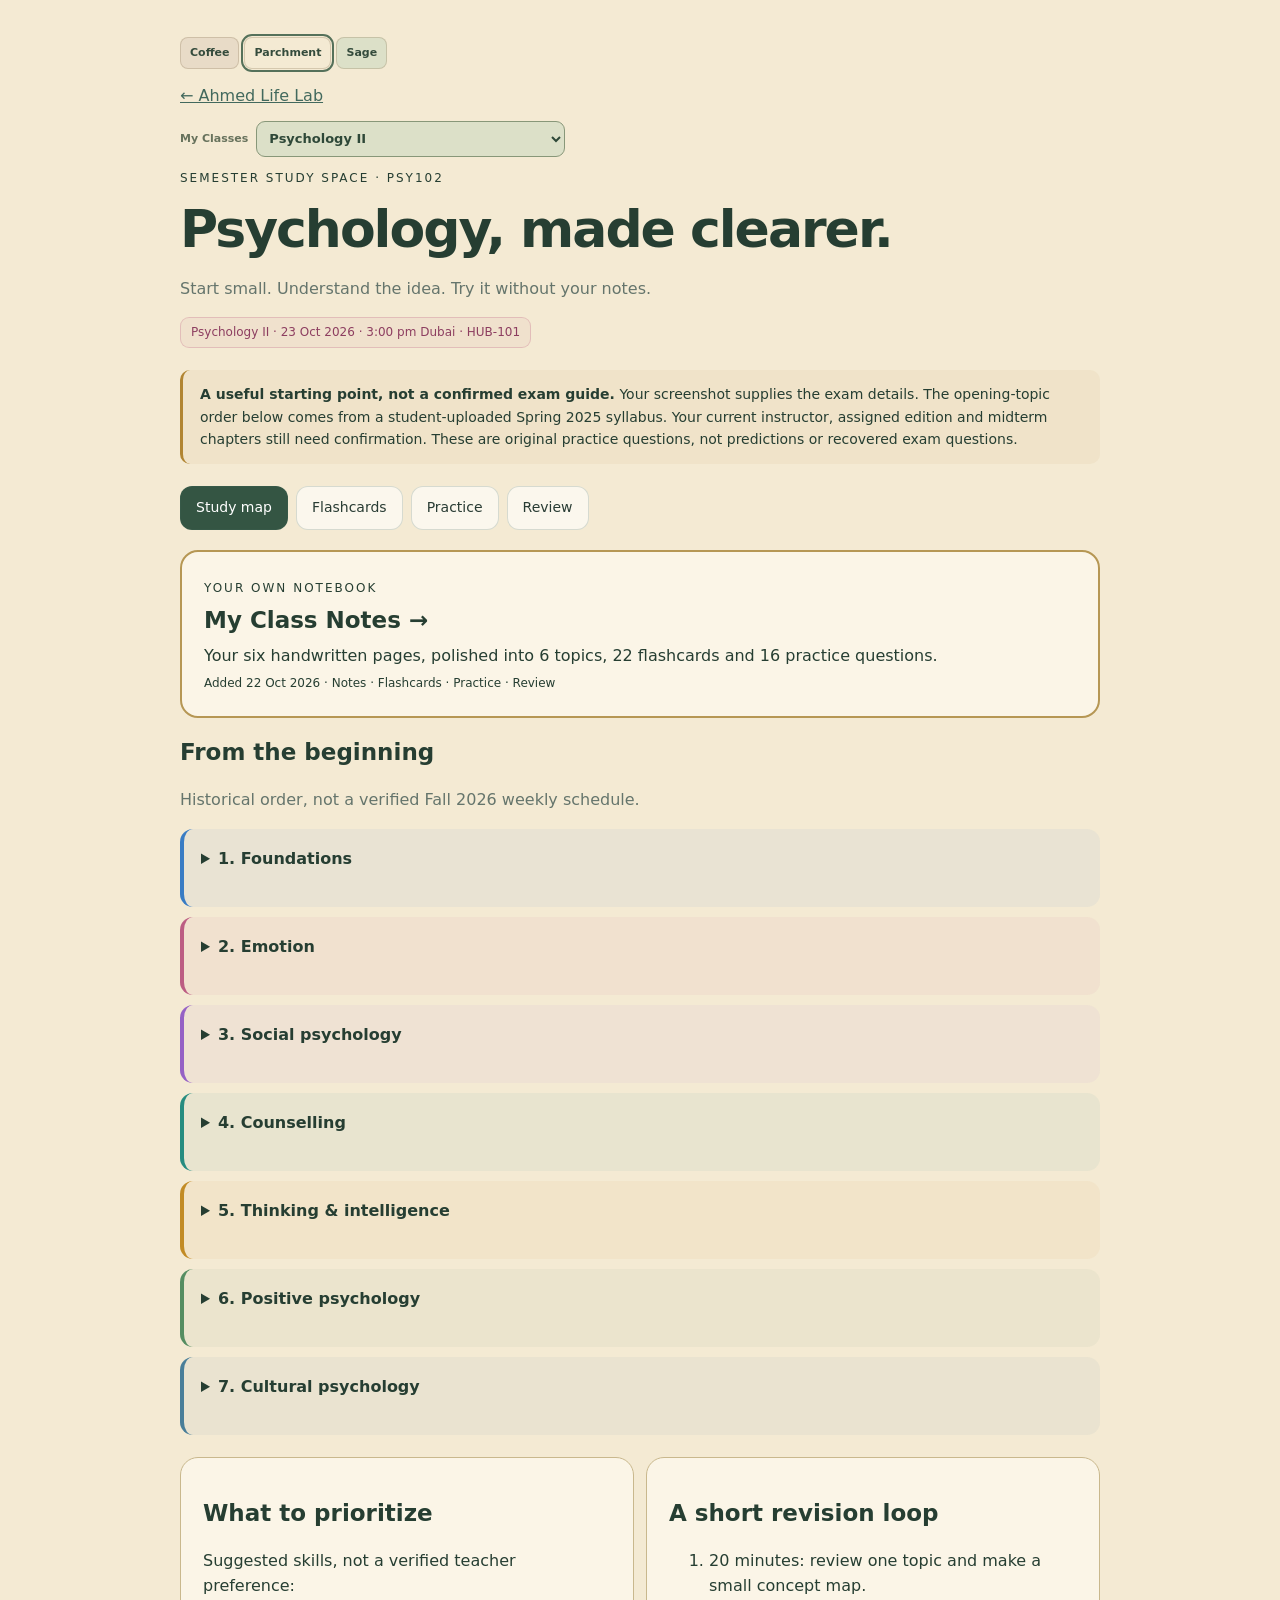
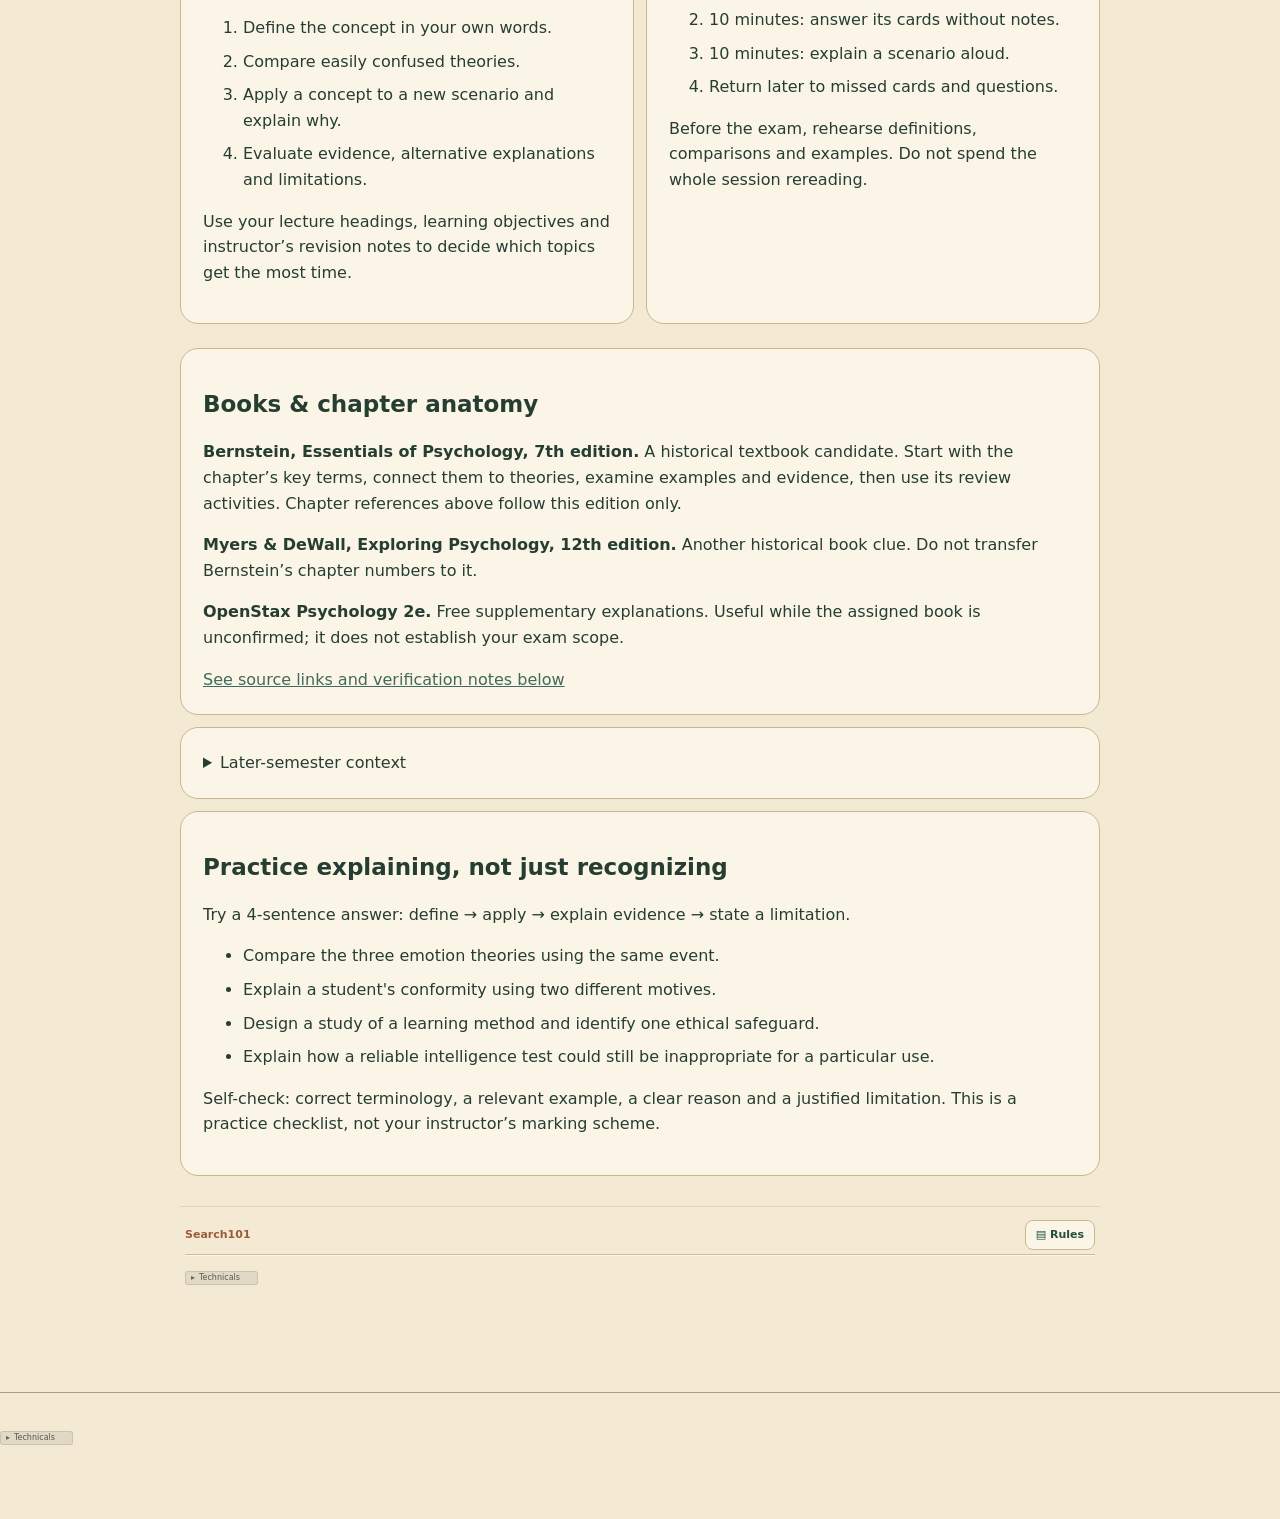
<file: psychology.html>
<!doctype html>
<html lang="en"><head><meta charset="utf-8"><meta name="viewport" content="width=device-width,initial-scale=1"><title>Psychology II · Ahmed Life Lab</title>
<style>
:root{color-scheme:light;--ink:#293c34;--muted:#65756c;--paper:#f7f6f0}*{box-sizing:border-box}body{margin:0;background:var(--paper);color:var(--ink);font:16px/1.6 system-ui,sans-serif}main{max-width:960px;margin:auto;padding:28px 20px 60px}a{color:#42695d}h1{font-size:clamp(32px,7vw,52px);letter-spacing:-2px;line-height:1.15;margin:12px 0}h2{font-size:23px;line-height:1.3}h3{font-size:17px}.eyebrow,small{font-size:12px}.eyebrow{letter-spacing:2px;text-transform:uppercase}.muted{color:var(--muted)}.pill{display:inline-block;border:1px solid #bb5e8144;background:#bb5e8110;color:#8d3e60;border-radius:9px;padding:5px 10px;font-size:12px}.notice{border-left:3px solid #b18532;background:#b1853210;padding:13px 17px;border-radius:10px;font-size:14px;margin:22px 0}.tabs,.actions{display:flex;gap:8px;flex-wrap:wrap;margin:20px 0}button,select{font:inherit;font-size:14px;min-height:44px;border:1px solid #42695d33;border-radius:12px;background:#fff9;color:var(--ink);padding:9px 15px;cursor:pointer}button[aria-pressed=true],button.primary{background:#345543;color:white}button:disabled{opacity:.6;cursor:default}button:focus-visible,a:focus-visible,select:focus-visible,summary:focus-visible{outline:3px solid #9561c5;outline-offset:3px}.grid{display:grid;grid-template-columns:repeat(2,minmax(0,1fr));gap:12px}.box{border:1px solid #42695d25;background:#fff7;border-radius:18px;padding:22px;margin:12px 0}.topic{border-left:4px solid var(--tone);background:color-mix(in srgb,var(--tone) 6%,transparent);border-radius:13px;padding:17px;margin:10px 0}.topic summary{cursor:pointer;font-weight:650;min-height:44px}.topic p{font-size:14px}.flash{min-height:260px;display:flex;flex-direction:column;justify-content:center;text-align:center;background:#9561c50a}.flash h2{font-size:25px}.answer{border-top:1px solid #42695d25;padding-top:15px}.option{display:block;width:100%;text-align:left;margin:8px 0}.correct{background:#39875c15;border-color:#39875c}.wrong{background:#bc5d8315;border-color:#bc5d83}footer{font-size:12px;color:var(--muted);margin-top:50px;border-top:1px solid #42695d25;padding-top:18px}footer summary{cursor:pointer;min-height:44px;padding:10px 0}li{margin:8px 0}.hidden{display:none}#save-warning{color:#964a32}a{overflow-wrap:anywhere}@media(max-width:600px){.grid{grid-template-columns:1fr}main{padding:22px 16px}.box{padding:18px}.tabs button{flex:1;padding:9px}.flash h2{font-size:22px}}
</style><script src="/sync-merge.js?v=1"></script><script src="/cloud-sync.js?v=1"></script><style id="uni005-compact">
footer:has(> [data-uni-footer]){padding-bottom:calc(62px + env(safe-area-inset-bottom,0px))!important}

/* UNI005. The disclosure owns the tap area. Its label owns the visible chip. */
:is(#site-rec,[data-uni-footer])[data-uni-footer],
:is(#site-rec,[data-uni-footer])[data-uni-footer] details {
  box-sizing:border-box!important; width:100%!important; max-width:100%!important;
  margin:0!important; padding:0!important; border:0!important; border-radius:0!important;
  background:transparent!important; box-shadow:none!important; text-align:left!important;
  direction:ltr; color:#58564f; font:400 8px/12px system-ui,sans-serif!important;
}
:is(#site-rec,[data-uni-footer])[data-uni-footer] :is(div,p,span,a,button,small,h3,dl,dt,dd,label,summary) {
  font:400 8px/12px system-ui,sans-serif!important;
  letter-spacing:normal!important; text-transform:none!important;
}
:is(#site-rec,[data-uni-footer])[data-uni-footer] :is(.uni-body,.rec-body,.techbody,.tech-inner,.chapter-detail-group,.website-details,.technical-section,.uni005-release) {
  background:transparent!important; border:0!important; box-shadow:none!important;
  padding:0!important; margin:0!important; text-align:left!important; display:block;
}
:is(#site-rec,[data-uni-footer])[data-uni-footer] summary {
  display:flex!important; align-items:flex-end!important; justify-content:flex-start!important;
  width:max-content!important; max-width:100%!important; min-width:44px!important; height:44px!important; min-height:44px!important;
  margin:0!important; padding:0!important; list-style:none!important; box-sizing:border-box!important;
  background:transparent!important; border:0!important; border-radius:0!important; box-shadow:none!important;
  transform:none!important; cursor:pointer; direction:ltr;
}
:is(#site-rec,[data-uni-footer])[data-uni-footer] summary::-webkit-details-marker {display:none}
:is(#site-rec,[data-uni-footer])[data-uni-footer] summary::before,
:is(#site-rec,[data-uni-footer])[data-uni-footer] summary::after {content:none!important;display:none!important}
:is(#site-rec,[data-uni-footer])[data-uni-footer] summary > span {
  display:inline-flex!important; align-items:center!important; justify-content:flex-start!important; flex:none!important;
  box-sizing:border-box!important; width:max-content!important; min-width:0!important; height:14px!important; min-height:14px!important;
  gap:4px!important; margin:0!important; padding:0 5px!important;
  border:.5px solid rgba(130,122,109,.25)!important; border-radius:3px!important;
  background:rgba(130,130,130,.16)!important; color:#58564f!important; box-shadow:none!important;
  font:400 8px/1 system-ui,sans-serif!important; white-space:nowrap!important; overflow-wrap:normal!important;
  transform:none!important; rotate:none!important; position:static!important;
}
:is(#site-rec,[data-uni-footer])[data-uni-footer] > summary > span {width:73px!important}
:is(#site-rec,[data-uni-footer])[data-uni-footer] summary > span::before {
  display:inline!important; content:"▸"!important; font:400 8px/1 system-ui,sans-serif!important;
  color:#527057!important; transform:none!important; border:0!important;
}
:is(#site-rec,[data-uni-footer])[data-uni-footer][open] > summary > span::before,
:is(#site-rec,[data-uni-footer])[data-uni-footer] details[open] > summary > span::before {content:"▾"!important}
:is(#site-rec,[data-uni-footer])[data-uni-footer] summary:focus-visible > span {outline:2px solid #527057;outline-offset:1px}
:is(#site-rec,[data-uni-footer])[data-uni-footer] :is(.uni005-release,p) {margin:0!important;padding:0!important}
:is(#site-rec,[data-uni-footer])[data-uni-footer] .uni005-release {display:grid!important;gap:2px!important;padding-top:4px!important}
:is(#site-rec,[data-uni-footer])[data-uni-footer] [data-connections] {display:flex!important;gap:2px 8px!important;flex-wrap:wrap}
:is(#site-rec,[data-uni-footer])[data-uni-footer] [data-service] {display:inline-flex;align-items:center;gap:3px;white-space:nowrap}
:is(#site-rec,[data-uni-footer])[data-uni-footer] [data-service] i {display:inline-block;width:6px!important;height:6px!important;box-sizing:border-box;margin:0!important;border:1px solid currentColor;border-radius:50%}
:is(#site-rec,[data-uni-footer])[data-uni-footer] :is(.actions,.actions-line,.row,.chapter-detail-row) {gap:2px 4px!important;padding:0!important}
:is(#site-rec,[data-uni-footer])[data-uni-footer] button {min-height:14px!important;padding:0 5px!important;margin:0!important}
:is(#site-rec,[data-uni-footer])[data-uni-footer] details[open] > p:first-of-type {padding-top:4px!important}
</style></head><body><main>
<a href="/">← Ahmed Life Lab</a><header><p class="eyebrow">Semester study space · PSY102</p><h1>Psychology, made clearer.</h1><p class="muted">Start small. Understand the idea. Try it without your notes.</p><span class="pill">Psychology II · 23 Oct 2026 · 3:00 pm Dubai · HUB-101</span></header>
<aside class="notice"><strong>A useful starting point, not a confirmed exam guide.</strong> Your screenshot supplies the exam details. The opening-topic order below comes from a student-uploaded Spring 2025 syllabus. Your current instructor, assigned edition and midterm chapters still need confirmation. These are original practice questions, not predictions or recovered exam questions.</aside>
<nav class="tabs" aria-label="Study sections"><button data-tab="map" aria-pressed="true">Study map</button><button data-tab="cards" aria-pressed="false">Flashcards</button><button data-tab="quiz" aria-pressed="false">Practice</button><button data-tab="review" aria-pressed="false">Review</button></nav>
<p id="save-warning" role="status"></p><div id="view"></div>
<footer id="research"><details><summary>Research notes · Search101–105 · v1.0 · 21 Oct 2026</summary>
<p>Rules: verify before claiming; distinguish current facts from historical clues; cite sources; write original study material; do not infer a teacher’s assessment habits from identity, qualifications or research interests. No verified past papers or evidence of repeated or shared questions were found. Confirm coverage against your own slides before spending study time.</p>
<p><strong>Search101 v1.0:</strong> course identity checked. <strong>Search102 v1.0:</strong> provisional opening-topic map. <strong>Search103 v0.1:</strong> historical syllabus located; current assessments unverified. <strong>Search104 v1.0:</strong> 30 original flashcards and 20 practice questions. <strong>Search105 v0.1:</strong> next revision needs your syllabus, slides or an authorized past paper.</p>
<ul><li><a href="https://www.cud.ac.ae/study-plan/social-sciences/bachelor-of-arts-in-psychology" target="_blank" rel="noopener">CUD official psychology study plan</a>: course identity, not current exam scope.</li>
<li><a href="https://www.studocu.com/row/document/canadian-university-of-dubai/principles-of-environmental-sciences/course-syllabus-psy-102-spring-2025-revised/123117086" target="_blank" rel="noopener">Historical Spring 2025 syllabus upload</a>: third-party student upload with inconsistent metadata. Topic sequence and book clues only.</li>
<li><a href="https://www.cengage.ca/c/essentials-of-psychology-7e-bernstein/9781337612395/" target="_blank" rel="noopener">Cengage: Bernstein, Essentials of Psychology, 7th edition</a>: book structure.</li>
<li><a href="https://store.macmillanlearning.com/us/product/Achieve-for-Exploring-Psychology-1-Term-Online/p/1319369901" target="_blank" rel="noopener">Macmillan: Exploring Psychology, 12th edition</a>: historical alternative textbook.</li>
<li><a href="https://openstax.org/details/books/psychology-2e" target="_blank" rel="noopener">OpenStax Psychology 2e</a>: free supplementary reading, not the confirmed CUD textbook. See sections 2 (research), 7 (thinking), 10.4 (emotion), 12 (social), 14 (well-being), 16 (therapy).</li></ul>
<p>Version 1.0 · Published 21 Oct 2026. Study progress syncs across devices in the shared workspace. No textbook chapters or publisher test-bank questions are reproduced.</p></details></footer>
</main><script>
const topics=[
['Foundations','Opening week','Bernstein ch. 1','#397cc4','Explain what makes a claim testable. Separate correlation from causation. Identify variables, sampling limits and ethical safeguards.','Practice explaining what a study can and cannot conclude.'],
['Emotion','Early semester','Bernstein ch. 8','#bc5d83','Compare James–Lange, Cannon–Bard and two-factor accounts. Connect physiological arousal, subjective feeling and interpretation.','Draw each theory from memory, then classify a short scenario.'],
['Social psychology','Early semester','Bernstein ch. 14','#9561c5','Distinguish attribution, attitudes and social influence. Use examples of conformity, obedience and helping.','Name the concept, cite a detail in the scenario, then consider another explanation.'],
['Counselling','Early semester','Lecture material needed','#268c80','Review empathy, active listening and person-centred versus cognitive approaches. These are supplemental basics until slides confirm coverage.','Compare approaches without diagnosing a person from a brief vignette.'],
['Thinking & intelligence','Early semester','Bernstein ch. 7','#c28b25','Explore heuristics, problem solving, language and intelligence. Separate reliability from validity and consider test fairness.','Identify the shortcut or measurement problem and justify your answer.'],
['Positive psychology','Before historical midterm','Lecture material needed','#558d61','Study well-being, strengths and meaningful engagement. Positive psychology is broader than simply being cheerful.','Explain a concept and distinguish an association from evidence of an intervention effect.'],
['Cultural psychology','Before historical midterm','Lecture material needed','#497e99','Consider how context shapes behavior. Avoid treating group averages as descriptions of every individual.','Offer a culturally sensitive alternative explanation and a study limitation.']
];
const cards=[
[0,'What makes a hypothesis scientific?','It makes a specific prediction that evidence could challenge.'],
[0,'Why does correlation not establish causation?','Direction may be unclear, and another variable may explain the relationship.'],
[0,'Independent versus dependent variable?','The independent variable is manipulated; the dependent variable is the measured outcome in an experiment.'],
[0,'Random assignment versus random sampling?','Assignment allocates participants to conditions. Sampling selects people from a population. They address different sources of bias.'],
[0,'What is an operational definition?','A precise description of how a variable is measured or manipulated, such as attention measured by errors on a task.'],
[1,'James–Lange theory in one sentence?','An event triggers bodily changes, and perceiving those changes contributes to the emotional experience.'],
[1,'How does Cannon–Bard differ?','Physiological arousal and conscious emotional experience occur in parallel, rather than the feeling following perception of arousal.'],
[1,'What are the two factors in two-factor theory?','Physiological arousal and a cognitive interpretation of that arousal in context.'],
[1,'Why can a racing heart feel exciting or frightening?','Context and interpretation can change the emotional label attached to similar arousal.'],
[2,'Conformity versus obedience?','Conformity follows group norms or pressure; obedience follows an authority’s command.'],
[2,'Normative versus informational influence?','Normative influence involves fitting in; informational influence involves treating others as useful evidence.'],
[2,'What is the fundamental attribution error?','Overweighting personal dispositions and underweighting situational causes when explaining another person’s behavior.'],
[2,'What is cognitive dissonance?','Discomfort from conflicting beliefs or from a mismatch between beliefs and actions, which can motivate change or justification.'],
[2,'Stereotype, prejudice and discrimination?','A stereotype is a belief about a group; prejudice is an attitude; discrimination is differential behavior toward people because of group membership.'],
[2,'Why might a bystander fail to help?','Responsibility may feel shared, and people may look to others to interpret an ambiguous situation. Context matters.'],
[3,'What is active listening?','Paying attention, reflecting meaning and checking understanding instead of rushing to advice.'],
[3,'Empathy versus agreement?','Understanding someone’s experience does not require endorsing every belief or action.'],
[3,'What is person-centred counselling associated with?','Carl Rogers; empathy, genuineness and unconditional positive regard.'],
[3,'What does a cognitive approach examine?','How interpretations and beliefs relate to emotions and behavior, and how unhelpful interpretations can be evaluated.'],
[4,'Algorithm versus heuristic?','An algorithm is a systematic procedure; a heuristic is a useful shortcut that can also lead to errors.'],
[4,'What is the availability heuristic?','Judging likelihood partly by how easily examples come to mind, rather than by their actual frequency.'],
[4,'What is confirmation bias?','Favoring information that fits an existing belief while neglecting information that challenges it.'],
[4,'Reliability versus validity?','Reliability concerns consistency. Validity concerns evidence supporting the intended interpretation and use of scores.'],
[4,'Can a test be reliable but not valid for a purpose?','Yes. A test can consistently measure something other than the intended construct.'],
[4,'Why consider culture in intelligence testing?','Language, schooling and familiarity with test content can affect performance and interpretation.'],
[5,'What does positive psychology study?','Strengths, well-being and conditions that support flourishing, alongside rather than replacing the study of difficulties.'],
[5,'What is flow?','Deep absorption in a suitably challenging activity, often with clear goals and feedback.'],
[5,'Does a link between gratitude and happiness prove causation?','No. Other factors or reverse direction may explain the association; intervention claims need stronger evidence.'],
[6,'Why are cultural averages not individual predictions?','There is substantial variation within groups, and context and individual experience also shape behavior.'],
[6,'What is an ethnocentric interpretation?','Treating one’s own cultural assumptions as the universal standard for judging another culture.']
];
const questions=[
[0,'Sleep and exam scores are correlated. What follows?',['More sleep necessarily causes higher marks','The variables are associated','High marks cause sleep','No third variable is possible'],1,'An association alone does not resolve causality.'],
[0,'Researchers assign students by chance to two study methods. This is…',['Random sampling','A case study','Random assignment','Naturalistic observation'],2,'Assignment distributes participants between experimental conditions.'],
[0,'A study defines stress as a questionnaire score. This is…',['An operational definition','A theory of all stress','Proof of causality','A random sample'],0,'The abstract variable is given a measurable definition.'],
[1,'“I feel afraid because I notice myself trembling” best illustrates…',['Cannon–Bard','Two-factor only','An intelligence theory','James–Lange'],3,'This account places perception of bodily response before the feeling.'],
[1,'Arousal plus interpretation of the situation is central to…',['Two-factor theory','Random assignment','Cannon–Bard only','Trait attribution'],0,'Two-factor theory combines arousal and cognitive labeling.'],
[1,'Which account proposes parallel arousal and emotional experience?',['James–Lange','Cannon–Bard','Availability','Cognitive dissonance'],1,'Cannon–Bard does not require perceived arousal to precede the feeling.'],
[2,'Ahmed agrees with friends to avoid exclusion despite privately disagreeing. This is…',['Informational influence','An algorithm','Normative influence','Random sampling'],2,'The motive is acceptance rather than learning what is correct.'],
[2,'Following a direct command from an authority is…',['Obedience','Flow','Reliability','Conformity to peers only'],0,'Authority and a command distinguish this from general group influence.'],
[2,'“She is lazy” ignores that her bus broke down. What bias fits?',['Availability only','Test validity','Positive reinforcement','Fundamental attribution error'],3,'The explanation favors disposition and overlooks the situation.'],
[2,'A person values health but smokes, then dismisses health warnings. Which concept helps explain this?',['Operational definition','Cognitive dissonance','Random sampling','Flow'],1,'Justification can reduce tension between a belief and behavior.'],
[2,'Which example is discrimination rather than just a belief?',['Feeling dislike','Believing a stereotype','Refusing an applicant because of group membership','Remembering a group label'],2,'Discrimination describes behavior.'],
[3,'Which response best demonstrates active listening?',['“It sounds frustrating. Have I understood?”','“Stop worrying.”','“I know exactly how you feel.”','“Here is what you must do.”'],0,'Reflection plus a check of understanding invites clarification.'],
[3,'Which feature is most associated with Rogers?',['Intelligence ranking','Authority commands','Physiological sequencing','Unconditional positive regard'],3,'It is a central feature of the person-centred approach.'],
[4,'After a vivid flight incident, someone overestimates flight danger. Which shortcut fits?',['Random assignment','Availability heuristic','An algorithm','Test reliability'],1,'A memorable example can dominate a frequency judgment.'],
[4,'A test gives consistent scores but does not measure its intended skill. It may be…',['Valid but always unreliable','Neither by definition','Reliable but not valid for that use','Proof of intelligence'],2,'Consistency alone does not establish that the interpretation is appropriate.'],
[4,'Only reading evidence that supports your view illustrates…',['Confirmation bias','Flow','Empathy','Random sampling'],0,'The search favors an existing conclusion.'],
[4,'A step-by-step procedure that guarantees a solution when applicable is…',['A stereotype','A heuristic','An attitude','An algorithm'],3,'A heuristic is a shortcut, not a guaranteed procedure.'],
[5,'Which best describes positive psychology?',['Ignoring distress','Studying strengths and well-being','Proving everyone is happy','Replacing all therapy'],1,'The field studies flourishing without requiring denial of difficulties.'],
[5,'Deep engagement in a challenging activity with clear feedback is…',['Prejudice','Obedience','Flow','Attribution error'],2,'Flow concerns absorbed engagement in an activity.'],
[6,'A cultural group’s average differs on a measure. The safest conclusion is…',['Individuals still vary; check context and measurement','Every person fits the average','Culture alone caused the difference','One group is inherently better'],0,'Group summaries do not determine an individual’s traits or establish causality.']
];
let state={ratings:{},answers:{}},tab='map',cardIndex=0,questionIndex=0,flipped=false,filter='all';
window.ahStudyNavigation={get:()=>({section:tab,card:cardIndex,question:questionIndex,filter}),set:s=>{cardIndex=Math.max(0,Math.min(29,Number(s.card)||0));questionIndex=Math.max(0,Math.min(19,Number(s.question)||0));filter=typeof s.filter==='string'?s.filter:'all';flipped=false;selectTab(['map','cards','quiz','review'].includes(s.section)?s.section:'map')}};
try{const s=JSON.parse(localStorage.getItem('ahmed-psychology-study-v1'));if(s&&typeof s.ratings==='object'&&typeof s.answers==='object')state=s}catch(e){}
function save(){try{localStorage.setItem('ahmed-psychology-study-v1',JSON.stringify(state))}catch(e){document.getElementById('save-warning').textContent='Progress cannot be saved in this browser. You can still study in this session.'}}
function selectTab(next){tab=next;document.querySelectorAll('[data-tab]').forEach(b=>b.setAttribute('aria-pressed',b.dataset.tab===tab));render()}
document.querySelectorAll('[data-tab]').forEach(b=>b.onclick=()=>selectTab(b.dataset.tab));
function render(){const root=document.getElementById('view');
if(tab==='map'){root.innerHTML=`<a href="/class-notes.html" class="box" style="display:block;text-decoration:none;border:2px solid #b69754;color:inherit;margin:0 0 20px"><span class="eyebrow">YOUR OWN NOTEBOOK</span><h2 style="margin:7px 0">My Class Notes →</h2><p style="margin:0">Your six handwritten pages, polished into 6 topics, 22 flashcards and 16 practice questions.</p><small>Added 22 Oct 2026 · Notes · Flashcards · Practice · Review</small></a><h2>From the beginning</h2><p class="muted">Historical order, not a verified Fall 2026 weekly schedule.</p>${topics.map((t,i)=>`<details class="topic" style="--tone:${t[3]}"><summary>${i+1}. ${t[0]}</summary><p class="eyebrow">${t[1]} · ${t[2]}</p><p>${t[4]}</p><p><strong>Be able to:</strong> ${t[5]}</p><button data-topic="${i}">Study these cards</button></details>`).join('')}<div class="grid"><section class="box"><h2>What to prioritize</h2><p>Suggested skills, not a verified teacher preference:</p><ol><li>Define the concept in your own words.</li><li>Compare easily confused theories.</li><li>Apply a concept to a new scenario and explain why.</li><li>Evaluate evidence, alternative explanations and limitations.</li></ol><p>Use your lecture headings, learning objectives and instructor’s revision notes to decide which topics get the most time.</p></section><section class="box"><h2>A short revision loop</h2><ol><li>20 minutes: review one topic and make a small concept map.</li><li>10 minutes: answer its cards without notes.</li><li>10 minutes: explain a scenario aloud.</li><li>Return later to missed cards and questions.</li></ol><p>Before the exam, rehearse definitions, comparisons and examples. Do not spend the whole session rereading.</p></section></div><section class="box"><h2>Books & chapter anatomy</h2><p><strong>Bernstein, Essentials of Psychology, 7th edition.</strong> A historical textbook candidate. Start with the chapter’s key terms, connect them to theories, examine examples and evidence, then use its review activities. Chapter references above follow this edition only.</p><p><strong>Myers & DeWall, Exploring Psychology, 12th edition.</strong> Another historical book clue. Do not transfer Bernstein’s chapter numbers to it.</p><p><strong>OpenStax Psychology 2e.</strong> Free supplementary explanations. Useful while the assigned book is unconfirmed; it does not establish your exam scope.</p><a href="#research">See source links and verification notes below</a></section><details class="box"><summary>Later-semester context</summary><p>The historical outline continues into development, testing, forensic psychology, stress and health, disorders, treatment and organizational psychology. These are not included in this opening-topic practice set and are not ruled out of your current midterm.</p></details><section class="box"><h2>Practice explaining, not just recognizing</h2><p>Try a 4-sentence answer: define → apply → explain evidence → state a limitation.</p><ul><li>Compare the three emotion theories using the same event.</li><li>Explain a student's conformity using two different motives.</li><li>Design a study of a learning method and identify one ethical safeguard.</li><li>Explain how a reliable intelligence test could still be inappropriate for a particular use.</li></ul><p>Self-check: correct terminology, a relevant example, a clear reason and a justified limitation. This is a practice checklist, not your instructor’s marking scheme.</p></section>`;root.querySelectorAll('[data-topic]').forEach(b=>b.onclick=()=>{filter=b.dataset.topic;cardIndex=0;flipped=false;selectTab('cards')});}
if(tab==='cards'){let pool=cards.map((c,i)=>i).filter(i=>filter==='all'||filter==='again'&&state.ratings[i]==='again'||String(cards[i][0])===filter);cardIndex=Math.min(cardIndex,Math.max(pool.length-1,0));const id=pool[cardIndex],c=cards[id];root.innerHTML=`<h2>Say it before you reveal it.</h2><label for="filter">Card set </label><select id="filter"><option value="all">All 30 cards</option><option value="again">Marked for review</option>${topics.map((t,i)=>`<option value="${i}">${t[0]}</option>`).join('')}</select><p class="muted">${Object.values(state.ratings).filter(v=>v==='known').length} marked understood · Progress syncs across devices</p>${c?`<section class="box flash"><small>${topics[c[0]][0]} · ${cardIndex+1} of ${pool.length}</small><h2>${c[1]}</h2>${flipped?`<p class="answer">${c[2]}</p><div class="actions" style="justify-content:center"><button id="again">Review again</button><button id="known" class="primary">Understood</button></div>`:'<button id="reveal">Reveal answer</button>'}</section><div class="actions"><button id="prev" ${cardIndex===0?'disabled':''}>← Previous</button><button id="next" ${cardIndex===pool.length-1?'disabled':''}>Next →</button></div>`:'<section class="box">No cards marked for review yet. Choose All cards to begin.</section>'}`;root.querySelector('#filter').value=filter;root.querySelector('#filter').onchange=e=>{filter=e.target.value;cardIndex=0;flipped=false;render()};if(c){root.querySelector('#prev').onclick=()=>{cardIndex--;flipped=false;render()};root.querySelector('#next').onclick=()=>{cardIndex++;flipped=false;render()};if(!flipped)root.querySelector('#reveal').onclick=()=>{flipped=true;render()};else ['again','known'].forEach(r=>root.querySelector('#'+r).onclick=()=>{state.ratings[id]=r;save();if(!(filter==='again'&&r==='known'))cardIndex=(cardIndex+1)%pool.length;flipped=false;render()})}}
if(tab==='quiz'){const q=questions[questionIndex],a=state.answers[questionIndex],answered=Number.isInteger(a);root.innerHTML=`<h2>Practice, not prediction.</h2><p class="muted">20 original questions. Your latest answer is saved; this is not an exam score forecast.</p><section class="box"><small>${topics[q[0]][0]} · Question ${questionIndex+1} of ${questions.length}</small><h2>${q[1]}</h2>${q[2].map((o,i)=>`<button class="option ${answered?(i===q[3]?'correct':i===a?'wrong':''):''}" data-answer="${i}" ${answered?'disabled':''}>${String.fromCharCode(65+i)}. ${o}${answered&&i===q[3]?' ✓ Correct answer':''}${answered&&i===a&&a!==q[3]?' · Your answer':''}</button>`).join('')}${answered?`<p role="status"><strong>${a===q[3]?'Correct.':'Not quite.'}</strong> ${q[4]}</p><button id="retry">Try this again</button>`:''}</section><div class="actions"><button id="qprev" ${questionIndex===0?'disabled':''}>← Previous</button><button id="qnext">${questionIndex===questions.length-1?'See review':'Next →'}</button></div>`;root.querySelectorAll('[data-answer]').forEach(b=>b.onclick=()=>{state.answers[questionIndex]=Number(b.dataset.answer);save();render()});root.querySelector('#qprev').onclick=()=>{questionIndex--;render()};root.querySelector('#qnext').onclick=()=>{if(questionIndex===questions.length-1)selectTab('review');else{questionIndex++;render()}};if(answered)root.querySelector('#retry').onclick=()=>{delete state.answers[questionIndex];save();render()}}
if(tab==='review'){const attempted=questions.map((q,i)=>i).filter(i=>Number.isInteger(state.answers[i])),missed=attempted.filter(i=>state.answers[i]!==questions[i][3]);root.innerHTML=`<h2>Your next small wins.</h2><p>${attempted.length} of 20 attempted · ${attempted.length-missed.length} latest answers correct · ${missed.length} to revisit</p><p class="muted">Repeated attempts update these counts. They do not measure readiness for the actual midterm.</p>${missed.length?missed.map(i=>`<section class="box"><small>${topics[questions[i][0]][0]}</small><h3>${questions[i][1]}</h3><p>${questions[i][4]}</p><button data-retry="${i}">Retry question</button></section>`).join(''):'<section class="box">No missed answers recorded. Try the practice set or explain the study-map prompts without notes.</section>'}<button id="reviewcards">Review marked flashcards</button>`;root.querySelectorAll('[data-retry]').forEach(b=>b.onclick=()=>{questionIndex=Number(b.dataset.retry);delete state.answers[questionIndex];save();selectTab('quiz')});root.querySelector('#reviewcards').onclick=()=>{filter='again';cardIndex=0;flipped=false;selectTab('cards')}}
}render();
</script><link rel="stylesheet" href="/warm-theme.css"><script src="/warm-theme.js"></script><script>window.addEventListener('ahmed-cloud-updated',()=>{try{const s=JSON.parse(localStorage.getItem('ahmed-psychology-study-v1')||'null');if(s&&s.ratings&&s.answers){state=s;render()}}catch(e){}});</script><script defer src="/uni003.js"></script>
<footer style="border-top:1px solid #ad9e8b;margin:12px 0;padding-top:8px"><details data-uni-footer><summary><span style="display:inline-block;width:73px;text-align:center;background:#d8cfc2;color:#4e4b42;font:8px/14px system-ui;border-radius:3px">Technicals</span></summary><div class="uni005-release" dir="ltr"><p>Version 2026.11.26.4 · Released 26 November 2026 · 16:51 UTC</p><p data-connections data-origin="https://ahmed-life-lab.vercel.app" style="display:flex;flex-wrap:wrap;gap:4px 12px"><span role="img" data-service="github" aria-label="GitHub · unverified"><i aria-hidden="true" style="display:inline-block;width:7px;height:7px;border:1px solid currentColor;border-radius:100%;margin-right:4px"></i>GitHub</span><span role="img" data-service="vercel" aria-label="Vercel · unverified"><i aria-hidden="true" style="display:inline-block;width:7px;height:7px;border:1px solid currentColor;border-radius:100%;margin-right:4px"></i>Vercel</span><span role="img" data-service="supabase" aria-label="Supabase · unverified"><i aria-hidden="true" style="display:inline-block;width:7px;height:7px;border:1px solid currentColor;border-radius:100%;margin-right:4px"></i>Supabase</span></p><p><a href="https://ahmed-life-lab.vercel.app/latest.html" download>Download latest HTML · Ahmed Life Lab</a></p></div></details></footer><script>(() => {
  const services = ['github', 'vercel', 'supabase'];
  const labels = {connected:'verified',failed:'connection failed',unknown:'unverified'};
  const colors = {connected:'#397448',failed:'#b24039',unknown:'transparent'};
  async function check(row) {
    function paint(states) {
      for (const name of services) {
        const label = row.querySelector('[data-service="'+name+'"]');
        const state = Object.hasOwn(labels,states[name]) ? states[name] : 'unknown';
        label.firstElementChild.style.backgroundColor = colors[state];
        label.title = label.textContent.trim() + ' · ' + labels[state];
        label.setAttribute('aria-label', label.title);
      }
    }
    paint({});
    try {
      const url = new URL('/api/uni005', location.protocol === 'file:' ? row.dataset.origin : location.origin);
      const response = await fetch(url, {cache:'no-store',credentials:'omit',signal:AbortSignal.timeout(8000)});
      if (response.ok) paint(await response.json());
    } catch { /* A saved copy can be opened offline. */ }
  }
  document.addEventListener('toggle', e => {
    if (e.target.tagName === 'DETAILS' && e.target.open) {
      const row = e.target.querySelector('[data-connections]');
      if (row && row.closest('details') === e.target) check(row);
    }
  }, true);
})();
</script></body></html>
</file>
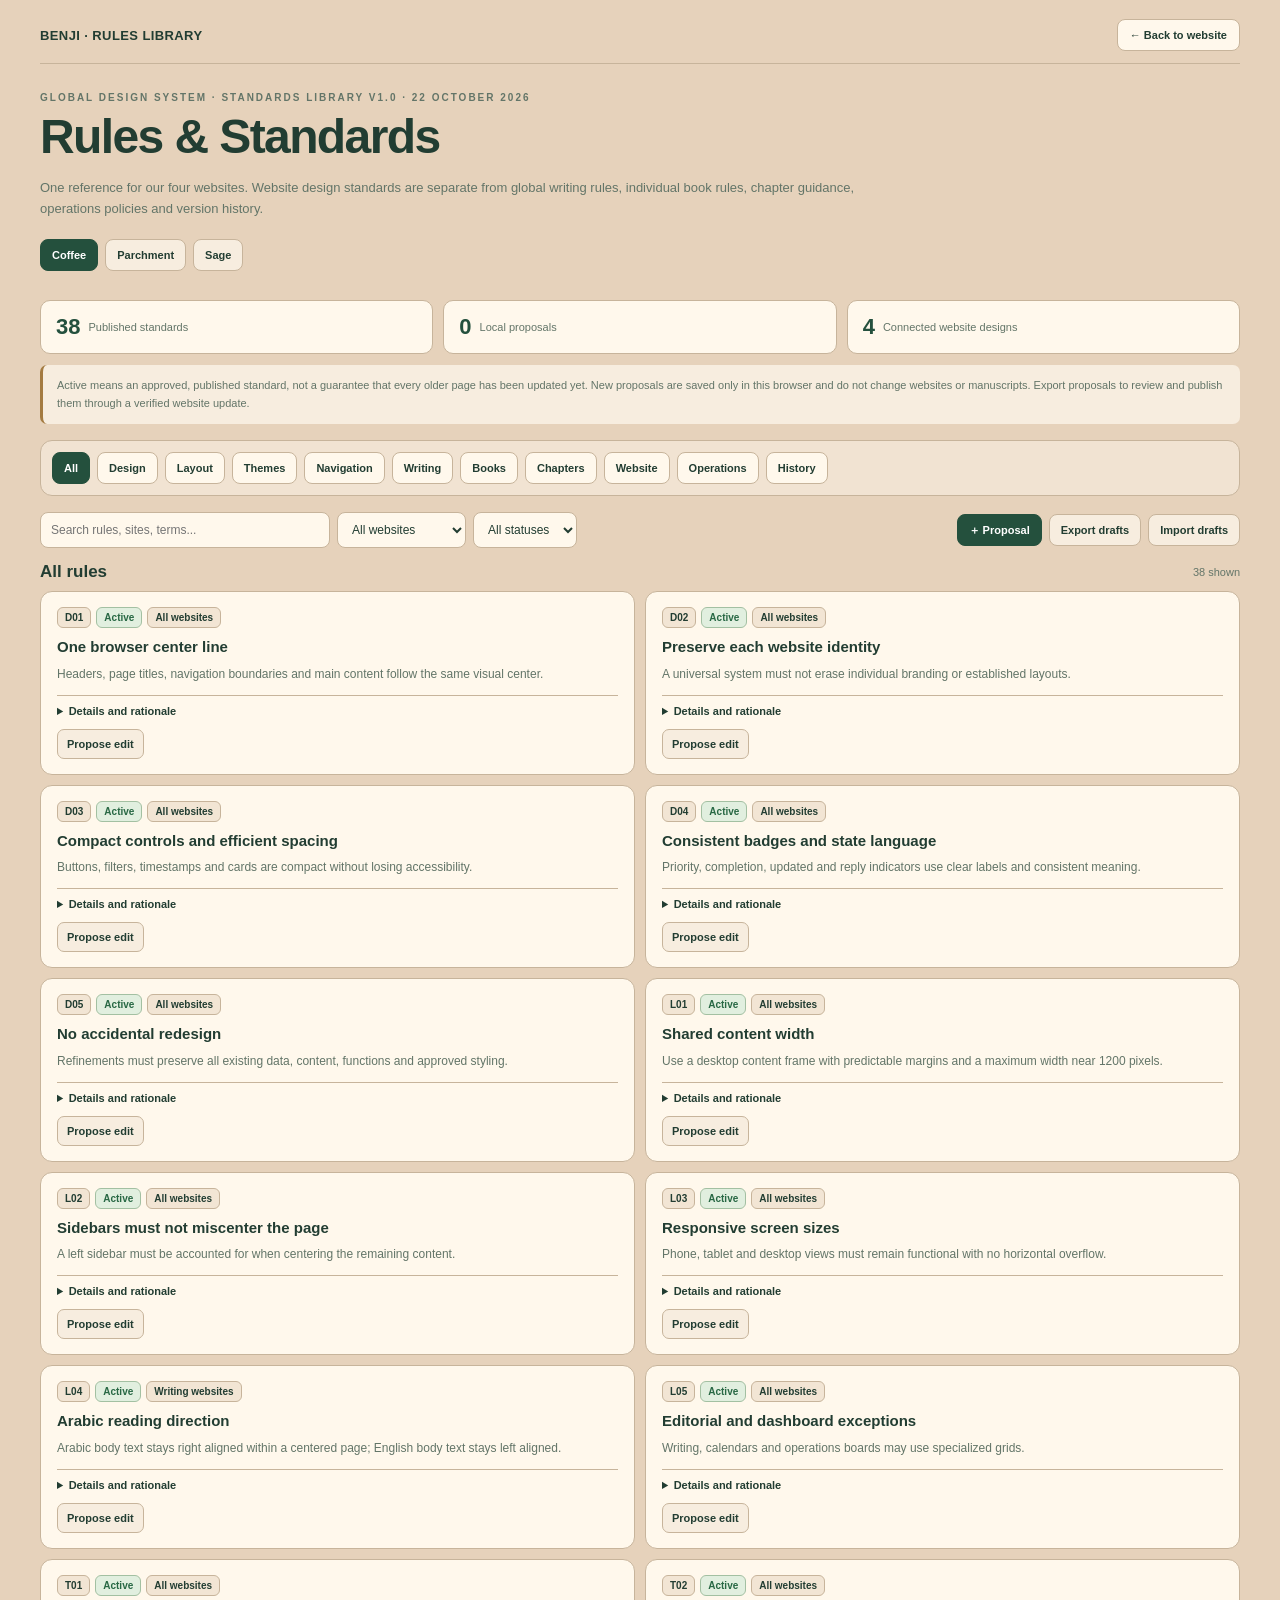
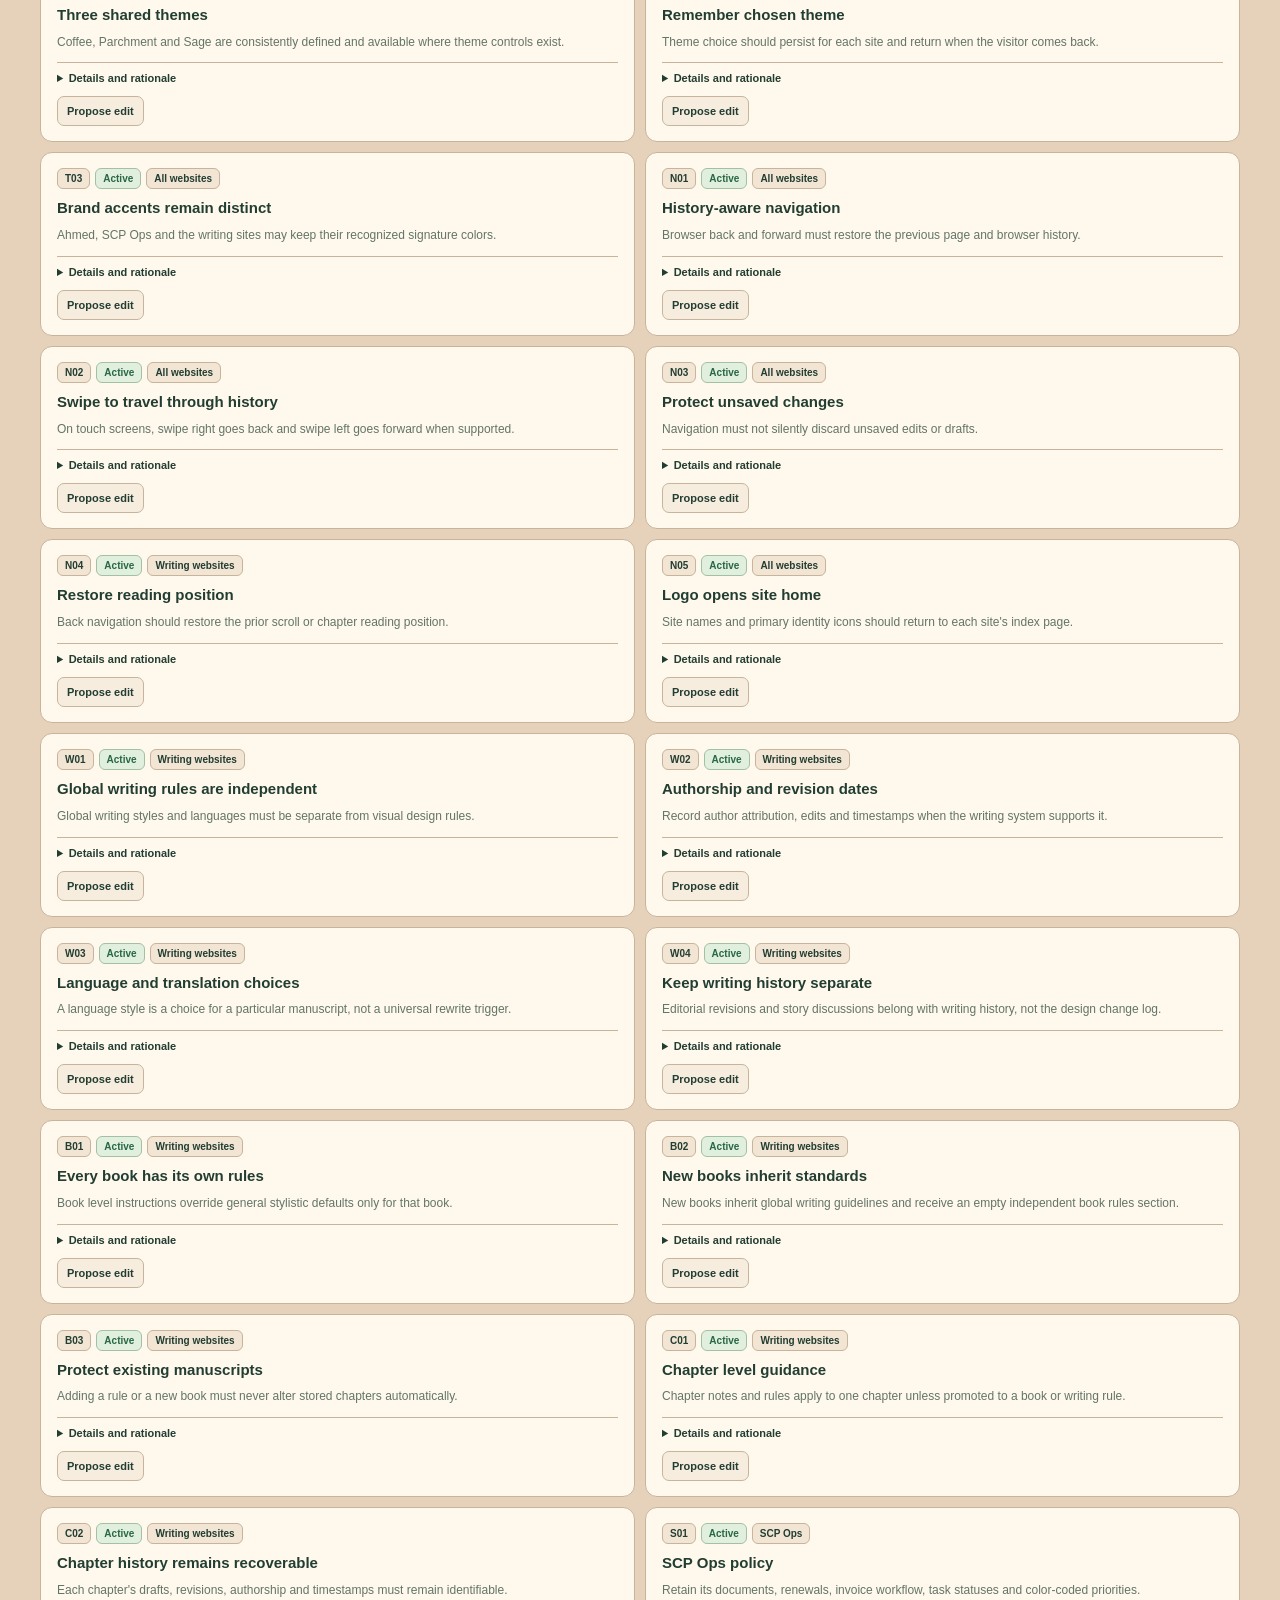
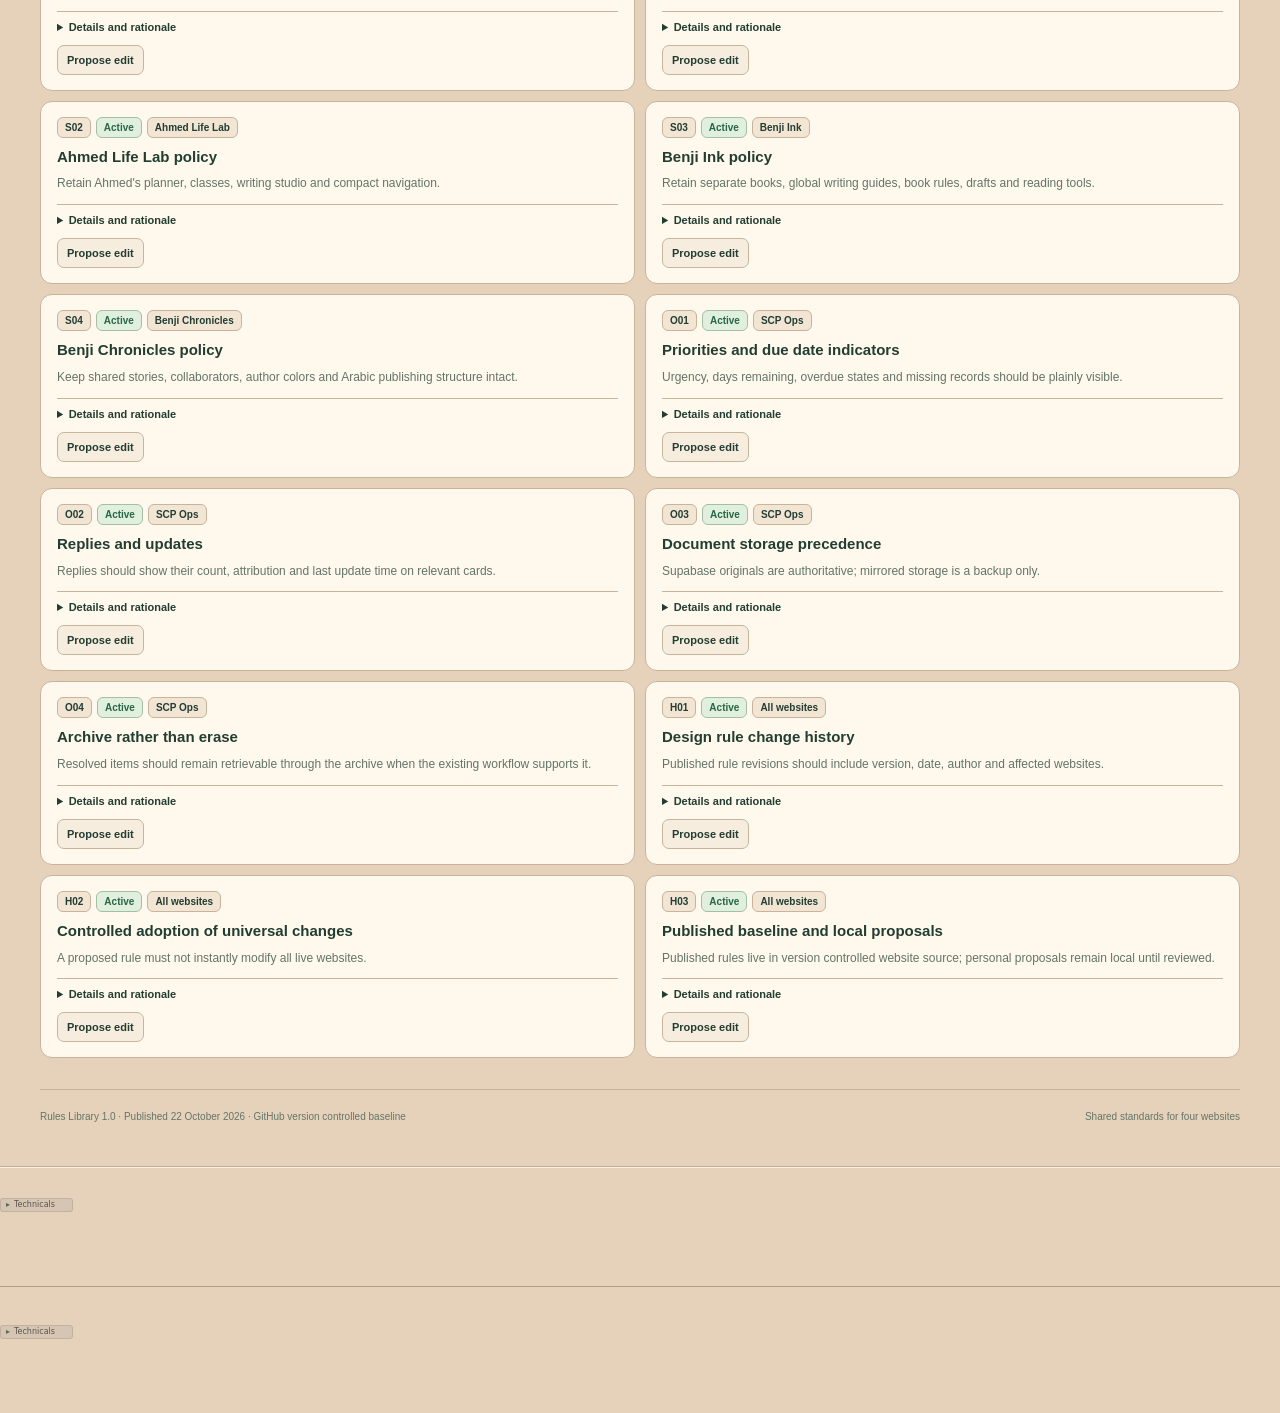
<file: rules.html>
<!doctype html>
<html lang="en">
<head>
<meta charset="utf-8"><meta name="viewport" content="width=device-width,initial-scale=1">
<meta name="theme-color" content="#e8d7c2">
<title>Rules &amp; Standards | Benji Sites</title>
<style>
:root{--bg:#e6d2bb;--panel:#f7eddf;--panel2:#fff8ec;--ink:#223d32;--muted:#637568;--line:#c7b49b;--accent:#24503d;--gold:#a47b41;--tag:#f2e5d4;color-scheme:light;font-family:Inter,-apple-system,BlinkMacSystemFont,"Segoe UI",sans-serif}
:root[data-theme=parchment]{--bg:#f3e6cd;--panel:#fff9ed;--panel2:#fffdf7;--ink:#2c4135;--muted:#687165;--line:#d4c7aa;--tag:#f2ead7}
:root[data-theme=sage]{--bg:#d9e0d0;--panel:#f5f8f0;--panel2:#fff;--ink:#25473a;--muted:#607569;--line:#c4d0c0;--tag:#e7efe3}
*{box-sizing:border-box}body{margin:0;background:var(--bg);color:var(--ink);font-size:14px}button,input,select,textarea{font:inherit;color:inherit}button{cursor:pointer}button,a,input,textarea,select{touch-action:manipulation}a{color:inherit}a:focus-visible,button:focus-visible,input:focus-visible,select:focus-visible,textarea:focus-visible{outline:3px solid var(--gold);outline-offset:2px}.shell{width:min(1200px,calc(100% - 34px));margin:0 auto}
.topbar{padding:19px 0 12px;display:flex;justify-content:space-between;align-items:center;gap:12px;border-bottom:1px solid var(--line)}.brand{font-weight:750;font-size:13px;letter-spacing:.4px}.return{font-weight:700;font-size:11px;text-decoration:none;border:1px solid var(--line);padding:9px 12px;border-radius:8px;background:var(--panel2)}.hero{padding:28px 0 14px}.kicker{font-size:10px;text-transform:uppercase;letter-spacing:2px;color:var(--muted);font-weight:750}.hero h1{font-size:clamp(31px,5vw,48px);letter-spacing:-1.6px;line-height:1.1;margin:8px 0}.hero p{color:var(--muted);font-size:13px;max-width:850px;line-height:1.65}
.themebar,.actionbar,.tabs,.filterrow{display:flex;align-items:center;gap:7px;flex-wrap:wrap}.themebar{padding:6px 0 15px}.mini,.tab,.minor{border:1px solid var(--line);border-radius:8px;background:var(--panel);font-size:11px;font-weight:680;min-height:32px;padding:7px 11px}.mini[aria-pressed=true],.tab[aria-selected=true]{background:var(--accent);color:white;border-color:var(--accent)}.tab{background:var(--panel2)}.tabs{padding:11px;border-radius:12px;background:color-mix(in srgb,var(--panel) 65%,transparent);margin:12px 0 16px;border:1px solid var(--line)}
.metrics{display:grid;grid-template-columns:repeat(3,minmax(0,1fr));gap:10px}.metric{padding:13px 15px;background:var(--panel2);border:1px solid var(--line);border-radius:10px;display:flex;align-items:center;gap:8px}.metric strong{font-size:22px;color:var(--accent)}.metric span{font-size:11px;color:var(--muted)}
.notice{border-left:3px solid var(--gold);background:var(--panel);padding:11px 14px;border-radius:7px;font-size:11px;color:var(--muted);line-height:1.7;margin:11px 0 16px}.toolbar{display:flex;align-items:center;justify-content:space-between;gap:10px;flex-wrap:wrap;margin:9px 0 13px}.filterrow{flex:1}.input,select{border:1px solid var(--line);background:var(--panel2);border-radius:8px;min-height:36px;padding:7px 10px;font-size:12px}.input{width:min(290px,100%)}.actionbar{justify-content:flex-end}.strong{background:var(--accent);border-color:var(--accent);color:white}.actionbar .mini{white-space:nowrap}.section-title{display:flex;align-items:center;justify-content:space-between;gap:10px;margin:14px 0 9px}.section-title h2{font-size:17px;margin:0}.section-title span{font-size:11px;color:var(--muted)}
.rule-list{display:grid;grid-template-columns:repeat(2,minmax(0,1fr));gap:10px;align-items:start}.rule{border-radius:12px;border:1px solid var(--line);background:var(--panel2);padding:15px 16px;min-width:0}.rule h3{font-size:15px;line-height:1.45;margin:8px 0 7px}.rule p{line-height:1.65;color:var(--muted);font-size:12px;margin:6px 0}.meta{display:flex;align-items:center;gap:5px;flex-wrap:wrap}.pill{display:inline-flex;align-items:center;gap:3px;padding:4px 7px;font-size:10px;font-weight:700;border-radius:6px;border:1px solid var(--line);background:var(--tag)}.pill.active{color:#286844;background:#e1efdf;border-color:#a3c0a2}.pill.proposed{color:#835b20;background:#fff1d5;border-color:#d3b276}.pill.archived{color:#64716c;background:#e3e8e3;border-color:#c5cfc5}.rule details{margin:10px 0 4px;border-top:1px solid var(--line);padding-top:9px}.rule summary{font-size:11px;font-weight:750;cursor:pointer}.rule details p{font-size:12px;line-height:1.7}.rule small{font-size:10px;color:var(--muted)}.rule-actions{display:flex;gap:7px;flex-wrap:wrap;margin-top:12px}.rule-actions button{padding:6px 9px;min-height:30px;border:1px solid var(--line);border-radius:7px;background:var(--panel);font-weight:650;font-size:11px}.proposal-note{font-size:11px;border-left:3px solid var(--gold);padding:7px 10px;background:var(--tag);margin:9px 0}.empty{padding:38px 16px;text-align:center;border:1px dashed var(--line);background:var(--panel);border-radius:11px;grid-column:1/-1;color:var(--muted)}.history{background:var(--panel2);border:1px solid var(--line);border-radius:12px;padding:15px;margin-bottom:10px}.history strong{font-size:13px}.history p{font-size:12px;color:var(--muted);margin:5px 0}.footer{border-top:1px solid var(--line);margin:31px 0 0;padding:21px 0 29px;display:flex;justify-content:space-between;align-items:center;flex-wrap:wrap;gap:9px;color:var(--muted);font-size:10px}
dialog{background:var(--panel2);color:var(--ink);border:1px solid var(--line);border-radius:13px;padding:23px;width:min(590px,calc(100% - 28px));max-height:92vh;box-shadow:0 28px 90px #0d251d40}dialog::backdrop{background:#15282195}dialog h2{margin:0 0 5px;font-size:22px}dialog p{font-size:12px;color:var(--muted);line-height:1.6}label{display:block;font-size:11px;font-weight:750;margin:11px 0 4px}dialog input,dialog textarea,dialog select{width:100%;border:1px solid var(--line);background:white;border-radius:8px;padding:10px;font-size:13px;min-height:38px}dialog textarea{min-height:100px;resize:vertical;line-height:1.5}.dialog-actions{display:flex;gap:8px;justify-content:flex-end;margin-top:18px}.dialog-actions button{font-size:12px;border-radius:8px;padding:9px 14px;border:1px solid var(--line);background:var(--panel)}.dialog-actions .strong{background:var(--accent);color:white;border-color:var(--accent)}.sr-only{position:absolute;width:1px;height:1px;overflow:hidden;clip:rect(0,0,0,0)}
@media(max-width:760px){.rule-list{grid-template-columns:1fr}.metrics{gap:6px}.metric{padding:10px}.metric strong{font-size:18px}.metric span{font-size:10px}.hero{padding-top:21px}.toolbar{align-items:stretch}.filterrow{width:100%}.input{flex:1;min-width:140px}.actionbar{width:100%;justify-content:flex-start}.tabs{padding:8px}.tab{font-size:10px;min-height:30px;padding:6px 8px}}@media(max-width:390px){.shell{width:calc(100% - 22px)}.filterrow select{max-width:130px}}
@media print{.return,.themebar,.tabs,.toolbar,.rule-actions,.footer button{display:none!important}.rule-list{grid-template-columns:1fr}.rule{break-inside:avoid}body{background:#fff}}
</style>
<style>.uni-footer{direction:ltr;text-align:left;padding-top:12px}.uni-top{display:flex;align-items:center;justify-content:flex-start;width:44px;height:44px;background:transparent;border:0;padding:0;color:#527057;box-shadow:none;cursor:pointer}.uni-line{height:2px;margin:3px 0 0;background:linear-gradient(to bottom,rgba(93,75,53,.28) 0 50%,rgba(255,249,235,.8) 50% 100%)}.uni-rec{width:100%;margin:0;background:transparent;border:0;box-shadow:none}.uni-rec>summary{display:flex;align-items:center;justify-content:flex-start;list-style:none;min-height:44px;width:max-content;padding:0;cursor:pointer}.uni-rec>summary::-webkit-details-marker,.uni-rec>summary::before{display:none;content:none}.uni-chip{box-sizing:border-box;display:inline-flex;align-items:center;gap:4px;width:73px;height:14px;border:.5px solid rgba(130,122,109,.25);border-radius:3px;background:rgba(130,130,130,.16);color:#58564f;font:400 8px/1 system-ui,sans-serif;padding:0 5px}.uni-chip::before{content:'▸';color:#527057;font-size:8px}.uni-rec[open] .uni-chip::before{content:'▾'}.uni-body{padding:6px 0 12px;font:12px/1.5 system-ui,sans-serif}</style><style id="uni005-compact">
footer:has(> [data-uni-footer]){padding-bottom:calc(62px + env(safe-area-inset-bottom,0px))!important}

/* UNI005. The disclosure owns the tap area. Its label owns the visible chip. */
:is(#site-rec,[data-uni-footer])[data-uni-footer],
:is(#site-rec,[data-uni-footer])[data-uni-footer] details {
  box-sizing:border-box!important; width:100%!important; max-width:100%!important;
  margin:0!important; padding:0!important; border:0!important; border-radius:0!important;
  background:transparent!important; box-shadow:none!important; text-align:left!important;
  direction:ltr; color:#58564f; font:400 8px/12px system-ui,sans-serif!important;
}
:is(#site-rec,[data-uni-footer])[data-uni-footer] :is(div,p,span,a,button,small,h3,dl,dt,dd,label,summary) {
  font:400 8px/12px system-ui,sans-serif!important;
  letter-spacing:normal!important; text-transform:none!important;
}
:is(#site-rec,[data-uni-footer])[data-uni-footer] :is(.uni-body,.rec-body,.techbody,.tech-inner,.chapter-detail-group,.website-details,.technical-section,.uni005-release) {
  background:transparent!important; border:0!important; box-shadow:none!important;
  padding:0!important; margin:0!important; text-align:left!important; display:block;
}
:is(#site-rec,[data-uni-footer])[data-uni-footer] summary {
  display:flex!important; align-items:flex-end!important; justify-content:flex-start!important;
  width:max-content!important; max-width:100%!important; min-width:44px!important; height:44px!important; min-height:44px!important;
  margin:0!important; padding:0!important; list-style:none!important; box-sizing:border-box!important;
  background:transparent!important; border:0!important; border-radius:0!important; box-shadow:none!important;
  transform:none!important; cursor:pointer; direction:ltr;
}
:is(#site-rec,[data-uni-footer])[data-uni-footer] summary::-webkit-details-marker {display:none}
:is(#site-rec,[data-uni-footer])[data-uni-footer] summary::before,
:is(#site-rec,[data-uni-footer])[data-uni-footer] summary::after {content:none!important;display:none!important}
:is(#site-rec,[data-uni-footer])[data-uni-footer] summary > span {
  display:inline-flex!important; align-items:center!important; justify-content:flex-start!important; flex:none!important;
  box-sizing:border-box!important; width:max-content!important; min-width:0!important; height:14px!important; min-height:14px!important;
  gap:4px!important; margin:0!important; padding:0 5px!important;
  border:.5px solid rgba(130,122,109,.25)!important; border-radius:3px!important;
  background:rgba(130,130,130,.16)!important; color:#58564f!important; box-shadow:none!important;
  font:400 8px/1 system-ui,sans-serif!important; white-space:nowrap!important; overflow-wrap:normal!important;
  transform:none!important; rotate:none!important; position:static!important;
}
:is(#site-rec,[data-uni-footer])[data-uni-footer] > summary > span {width:73px!important}
:is(#site-rec,[data-uni-footer])[data-uni-footer] summary > span::before {
  display:inline!important; content:"▸"!important; font:400 8px/1 system-ui,sans-serif!important;
  color:#527057!important; transform:none!important; border:0!important;
}
:is(#site-rec,[data-uni-footer])[data-uni-footer][open] > summary > span::before,
:is(#site-rec,[data-uni-footer])[data-uni-footer] details[open] > summary > span::before {content:"▾"!important}
:is(#site-rec,[data-uni-footer])[data-uni-footer] summary:focus-visible > span {outline:2px solid #527057;outline-offset:1px}
:is(#site-rec,[data-uni-footer])[data-uni-footer] :is(.uni005-release,p) {margin:0!important;padding:0!important}
:is(#site-rec,[data-uni-footer])[data-uni-footer] .uni005-release {display:grid!important;gap:2px!important;padding-top:4px!important}
:is(#site-rec,[data-uni-footer])[data-uni-footer] [data-connections] {display:flex!important;gap:2px 8px!important;flex-wrap:wrap}
:is(#site-rec,[data-uni-footer])[data-uni-footer] [data-service] {display:inline-flex;align-items:center;gap:3px;white-space:nowrap}
:is(#site-rec,[data-uni-footer])[data-uni-footer] [data-service] i {display:inline-block;width:6px!important;height:6px!important;box-sizing:border-box;margin:0!important;border:1px solid currentColor;border-radius:50%}
:is(#site-rec,[data-uni-footer])[data-uni-footer] :is(.actions,.actions-line,.row,.chapter-detail-row) {gap:2px 4px!important;padding:0!important}
:is(#site-rec,[data-uni-footer])[data-uni-footer] button {min-height:14px!important;padding:0 5px!important;margin:0!important}
:is(#site-rec,[data-uni-footer])[data-uni-footer] details[open] > p:first-of-type {padding-top:4px!important}
</style></head>
<body>
<div class="shell">
<header class="topbar"><span class="brand">BENJI · RULES LIBRARY</span><a class="return" href="/">← Back to website</a></header>
<section class="hero"><div class="kicker">Global Design System · Standards library v1.0 · 22 October 2026</div><h1>Rules &amp; Standards</h1><p>One reference for our four websites. Website design standards are separate from global writing rules, individual book rules, chapter guidance, operations policies and version history.</p><div class="themebar" aria-label="Color theme"><button class="mini" data-theme="coffee">Coffee</button><button class="mini" data-theme="parchment">Parchment</button><button class="mini" data-theme="sage">Sage</button></div></section>
<section class="metrics" aria-label="Rules summary"><div class="metric"><strong id="total-count">0</strong><span>Published standards</span></div><div class="metric"><strong id="draft-count">0</strong><span>Local proposals</span></div><div class="metric"><strong>4</strong><span>Connected website designs</span></div></section>
<p class="notice">Active means an approved, published standard, not a guarantee that every older page has been updated yet. New proposals are saved only in this browser and do not change websites or manuscripts. Export proposals to review and publish them through a verified website update.</p>
<nav id="tabbar" class="tabs" aria-label="Rules categories"></nav>
<div class="toolbar">
 <div class="filterrow"><label class="sr-only" for="search">Search rules</label><input id="search" class="input" type="search" placeholder="Search rules, sites, terms..." aria-label="Search all rules"><label class="sr-only" for="site-filter">Website filter</label><select id="site-filter" aria-label="Website"><option value="All">All websites</option><option>SCP Ops</option><option>Ahmed Life Lab</option><option>Benji Ink</option><option>Benji Chronicles</option></select><label class="sr-only" for="status-filter">Status filter</label><select id="status-filter" aria-label="Status"><option value="All">All statuses</option><option>Active</option><option>Proposed</option><option>Archived</option></select></div>
 <div class="actionbar"><button class="mini strong" id="new-rule">＋ Proposal</button><button class="mini" id="export-rules">Export drafts</button><button class="mini" id="import-rules">Import drafts</button><input type="file" id="rules-import-file" accept="application/json,.json" hidden></div>
</div>
<div class="section-title"><h2 id="section-title">All rules</h2><span id="result-count"></span></div>
<main id="rule-content" class="rule-list"></main>
<footer class="footer"><span>Rules Library 1.0 · Published 22 October 2026 · GitHub version controlled baseline</span><span id="current-site">Applies to all four websites</span></footer>
</div>
<dialog id="editor"><form id="editor-form"><h2 id="dialog-title">Propose a rule</h2><p id="dialog-help">A proposal is saved on this device only. The published rule remains unchanged.</p><input id="edit-id" type="hidden"><label for="edit-title">Rule title</label><input id="edit-title" maxlength="140" required><label for="edit-tab">Category</label><select id="edit-tab"></select><label for="edit-scope">Scope</label><select id="edit-scope"></select><label for="edit-summary">Summary</label><textarea id="edit-summary" maxlength="900" required></textarea><label for="edit-details">Detailed standard and rationale</label><textarea id="edit-details" maxlength="2500" required></textarea><div class="dialog-actions"><button type="button" id="cancel">Cancel</button><button type="submit" class="strong">Save proposal</button></div></form></dialog>
<script>
(function(){
"use strict";
const BASE=[{"id":"D01","tab":"Design","title":"One browser center line","summary":"Headers, page titles, navigation boundaries and main content follow the same visual center.","scope":"All websites","details":"Use a shared centered container. Keep headings, cards and content aligned to this grid rather than independent arbitrary margins.","status":"Active","updated":"2026-10-22","version":"1.0"},{"id":"D02","tab":"Design","title":"Preserve each website identity","summary":"A universal system must not erase individual branding or established layouts.","scope":"All websites","details":"Office Ops, Ahmed Life Lab, Benji Ink and Benji Chronicles retain their distinctive palettes, typography, navigation and content.","status":"Active","updated":"2026-10-22","version":"1.0"},{"id":"D03","tab":"Design","title":"Compact controls and efficient spacing","summary":"Buttons, filters, timestamps and cards are compact without losing accessibility.","scope":"All websites","details":"Reduce unnecessary whitespace; keep controls tappable and provide readable sizes on mobile. Use purposeful spacing tokens.","status":"Active","updated":"2026-10-22","version":"1.0"},{"id":"D04","tab":"Design","title":"Consistent badges and state language","summary":"Priority, completion, updated and reply indicators use clear labels and consistent meaning.","scope":"All websites","details":"Never rely only on color. Keep text labels, reply counts and update dates legible.","status":"Active","updated":"2026-10-22","version":"1.0"},{"id":"D05","tab":"Design","title":"No accidental redesign","summary":"Refinements must preserve all existing data, content, functions and approved styling.","scope":"All websites","details":"Make surgical layout changes. Verify desktop and phone behavior and ensure documents and entries remain unchanged.","status":"Active","updated":"2026-10-22","version":"1.0"},{"id":"L01","tab":"Layout","title":"Shared content width","summary":"Use a desktop content frame with predictable margins and a maximum width near 1200 pixels.","scope":"All websites","details":"Dashboards may use a wider fluid grid and reading editors a narrower prose column. Exceptions must be explicit.","status":"Active","updated":"2026-10-22","version":"1.0"},{"id":"L02","tab":"Layout","title":"Sidebars must not miscenter the page","summary":"A left sidebar must be accounted for when centering the remaining content.","scope":"All websites","details":"Calculate the main area and available viewport deliberately; do not align content against inconsistent left offsets.","status":"Active","updated":"2026-10-22","version":"1.0"},{"id":"L03","tab":"Layout","title":"Responsive screen sizes","summary":"Phone, tablet and desktop views must remain functional with no horizontal overflow.","scope":"All websites","details":"Stack columns as needed; maintain compact buttons and accessible touch targets. Test iPhone layouts.","status":"Active","updated":"2026-10-22","version":"1.0"},{"id":"L04","tab":"Layout","title":"Arabic reading direction","summary":"Arabic body text stays right aligned within a centered page; English body text stays left aligned.","scope":"Writing websites","details":"Use explicit RTL and LTR direction on writing content, fields, paragraphs and appropriate navigation.","status":"Active","updated":"2026-10-22","version":"1.0"},{"id":"L05","tab":"Layout","title":"Editorial and dashboard exceptions","summary":"Writing, calendars and operations boards may use specialized grids.","scope":"All websites","details":"Exceptions inherit spacing, typography and theme standards without forcing every application into an identical dashboard.","status":"Active","updated":"2026-10-22","version":"1.0"},{"id":"T01","tab":"Themes","title":"Three shared themes","summary":"Coffee, Parchment and Sage are consistently defined and available where theme controls exist.","scope":"All websites","details":"Prefer warm Benji Ink Coffee as the cross-site reference. Contrast, surfaces, borders and muted text need coordinated values.","status":"Active","updated":"2026-10-22","version":"1.0"},{"id":"T02","tab":"Themes","title":"Remember chosen theme","summary":"Theme choice should persist for each site and return when the visitor comes back.","scope":"All websites","details":"Persist a non-sensitive preference locally. Do not change an unrelated site's records or writing content.","status":"Active","updated":"2026-10-22","version":"1.0"},{"id":"T03","tab":"Themes","title":"Brand accents remain distinct","summary":"Ahmed, SCP Ops and the writing sites may keep their recognized signature colors.","scope":"All websites","details":"Theme palettes control surfaces; branding accents and urgency colors remain semantically meaningful.","status":"Active","updated":"2026-10-22","version":"1.0"},{"id":"N01","tab":"Navigation","title":"History-aware navigation","summary":"Browser back and forward must restore the previous page and browser history.","scope":"All websites","details":"Every meaningful page, section and chapter transition should be represented in history where appropriate.","status":"Active","updated":"2026-10-22","version":"1.0"},{"id":"N02","tab":"Navigation","title":"Swipe to travel through history","summary":"On touch screens, swipe right goes back and swipe left goes forward when supported.","scope":"All websites","details":"Avoid overriding gestures inside editors, drawings, sliders and horizontal galleries.","status":"Active","updated":"2026-10-22","version":"1.0"},{"id":"N03","tab":"Navigation","title":"Protect unsaved changes","summary":"Navigation must not silently discard unsaved edits or drafts.","scope":"All websites","details":"Show an appropriate warning before leaving an editor with unsaved changes and preserve a recoverable draft where supported.","status":"Active","updated":"2026-10-22","version":"1.0"},{"id":"N04","tab":"Navigation","title":"Restore reading position","summary":"Back navigation should restore the prior scroll or chapter reading position.","scope":"Writing websites","details":"Prefer saved per-entry scroll locations; never jump to the top of a chapter unexpectedly when returning.","status":"Active","updated":"2026-10-22","version":"1.0"},{"id":"N05","tab":"Navigation","title":"Logo opens site home","summary":"Site names and primary identity icons should return to each site's index page.","scope":"All websites","details":"Navigation destinations stay within the correct application. Do not accidentally navigate to a different project.","status":"Active","updated":"2026-10-22","version":"1.0"},{"id":"W01","tab":"Writing","title":"Global writing rules are independent","summary":"Global writing styles and languages must be separate from visual design rules.","scope":"Writing websites","details":"Treat _zkalam, _zenglish and other writing guidance as editorial standards, not as website CSS or button style rules.","status":"Active","updated":"2026-10-22","version":"1.0"},{"id":"W02","tab":"Writing","title":"Authorship and revision dates","summary":"Record author attribution, edits and timestamps when the writing system supports it.","scope":"Writing websites","details":"Ahmed and Benji identities must stay clear. History should show what changed and when, without overwriting prior drafts.","status":"Active","updated":"2026-10-22","version":"1.0"},{"id":"W03","tab":"Writing","title":"Language and translation choices","summary":"A language style is a choice for a particular manuscript, not a universal rewrite trigger.","scope":"Writing websites","details":"Preserve Arabic and English variants independently; respect the selected prose voice for each manuscript.","status":"Active","updated":"2026-10-22","version":"1.0"},{"id":"W04","tab":"Writing","title":"Keep writing history separate","summary":"Editorial revisions and story discussions belong with writing history, not the design change log.","scope":"Writing websites","details":"Version history is attached to each work, with backups or copy/export options before substantial edits.","status":"Active","updated":"2026-10-22","version":"1.0"},{"id":"B01","tab":"Books","title":"Every book has its own rules","summary":"Book level instructions override general stylistic defaults only for that book.","scope":"Writing websites","details":"Store each book's voice, plot structure, era, characters, setting, continuity and permitted language separately.","status":"Active","updated":"2026-10-22","version":"1.0"},{"id":"B02","tab":"Books","title":"New books inherit standards","summary":"New books inherit global writing guidelines and receive an empty independent book rules section.","scope":"Writing websites","details":"Do not copy another story's unique characters, timelines, spoilers or manuscript content into the new book.","status":"Active","updated":"2026-10-22","version":"1.0"},{"id":"B03","tab":"Books","title":"Protect existing manuscripts","summary":"Adding a rule or a new book must never alter stored chapters automatically.","scope":"Writing websites","details":"Only an explicit editing or publication action changes book text.","status":"Active","updated":"2026-10-22","version":"1.0"},{"id":"C01","tab":"Chapters","title":"Chapter level guidance","summary":"Chapter notes and rules apply to one chapter unless promoted to a book or writing rule.","scope":"Writing websites","details":"Keep scene objectives, plot details, continuity warnings and editorial decisions close to the relevant chapter.","status":"Active","updated":"2026-10-22","version":"1.0"},{"id":"C02","tab":"Chapters","title":"Chapter history remains recoverable","summary":"Each chapter's drafts, revisions, authorship and timestamps must remain identifiable.","scope":"Writing websites","details":"Protect unsaved work; distinguish proposed revisions from accepted manuscript text.","status":"Active","updated":"2026-10-22","version":"1.0"},{"id":"S01","tab":"Website","title":"SCP Ops policy","summary":"Retain its documents, renewals, invoice workflow, task statuses and color-coded priorities.","scope":"SCP Ops","details":"Do not change stored financial or office data while updating presentation standards. Preserve Supabase primary storage.","status":"Active","updated":"2026-10-22","version":"1.0"},{"id":"S02","tab":"Website","title":"Ahmed Life Lab policy","summary":"Retain Ahmed's planner, classes, writing studio and compact navigation.","scope":"Ahmed Life Lab","details":"Do not conflate local-only notes with shared cloud records; mark their storage behavior clearly.","status":"Active","updated":"2026-10-22","version":"1.0"},{"id":"S03","tab":"Website","title":"Benji Ink policy","summary":"Retain separate books, global writing guides, book rules, drafts and reading tools.","scope":"Benji Ink","details":"Maintain each existing story collection and the New Book function. Respect Arabic and English layouts.","status":"Active","updated":"2026-10-22","version":"1.0"},{"id":"S04","tab":"Website","title":"Benji Chronicles policy","summary":"Keep shared stories, collaborators, author colors and Arabic publishing structure intact.","scope":"Benji Chronicles","details":"Design rules must not merge Chronicles content with Benji Ink or change chapter authorship.","status":"Active","updated":"2026-10-22","version":"1.0"},{"id":"O01","tab":"Operations","title":"Priorities and due date indicators","summary":"Urgency, days remaining, overdue states and missing records should be plainly visible.","scope":"SCP Ops","details":"Use compact labels with appropriate red, amber, green and gray semantic coloring across cards.","status":"Active","updated":"2026-10-22","version":"1.0"},{"id":"O02","tab":"Operations","title":"Replies and updates","summary":"Replies should show their count, attribution and last update time on relevant cards.","scope":"SCP Ops","details":"Make changes visibly discoverable without overcrowding cards. Notification delivery requires a separate validated feature.","status":"Active","updated":"2026-10-22","version":"1.0"},{"id":"O03","tab":"Operations","title":"Document storage precedence","summary":"Supabase originals are authoritative; mirrored storage is a backup only.","scope":"SCP Ops","details":"A design rules release must not delete, move or rewrite documents or office records.","status":"Active","updated":"2026-10-22","version":"1.0"},{"id":"O04","tab":"Operations","title":"Archive rather than erase","summary":"Resolved items should remain retrievable through the archive when the existing workflow supports it.","scope":"SCP Ops","details":"Permanent deletion and sensitive actions must never occur as a side effect of a layout change.","status":"Active","updated":"2026-10-22","version":"1.0"},{"id":"H01","tab":"History","title":"Design rule change history","summary":"Published rule revisions should include version, date, author and affected websites.","scope":"All websites","details":"Proposals are separate from approved rules. Every published design change needs a clear change note.","status":"Active","updated":"2026-10-22","version":"1.0"},{"id":"H02","tab":"History","title":"Controlled adoption of universal changes","summary":"A proposed rule must not instantly modify all live websites.","scope":"All websites","details":"Review the change, then update and test each repository before calling the design rule implemented.","status":"Active","updated":"2026-10-22","version":"1.0"},{"id":"H03","tab":"History","title":"Published baseline and local proposals","summary":"Published rules live in version controlled website source; personal proposals remain local until reviewed.","scope":"All websites","details":"You can export proposals as JSON. Since these sites currently have no shared Rules sign-in, the Rules page does not offer public anonymous writes.","status":"Active","updated":"2026-10-22","version":"1.0"}];
const TABS=["All","Design","Layout","Themes","Navigation","Writing","Books","Chapters","Website","Operations","History"];
const SCOPES=["All websites","Writing websites","SCP Ops","Ahmed Life Lab","Benji Ink","Benji Chronicles"];
const KEY="benji-rules-proposals-v1";
const HISTORY_KEY="benji-rules-proposal-history-v1";
const $=id=>document.getElementById(id);
const byId=Object.fromEntries(BASE.map(r=>[r.id,r]));
let drafts={},events=[],tab="All";
try{let v=JSON.parse(localStorage.getItem(KEY)||"{}");if(v&&typeof v==="object"&&!Array.isArray(v))drafts=v;}catch(e){}
try{let v=JSON.parse(localStorage.getItem(HISTORY_KEY)||"[]");if(Array.isArray(v))events=v;}catch(e){}
const safe=value=>String(value??"").replace(/[&<>"']/g,c=>({"&":"&amp;","<":"&lt;",">":"&gt;",'"':"&quot;","'":"&#39;"}[c]));
const label=value=>"<span class='pill'>"+safe(value)+"</span>";
const all=()=>BASE.concat(Object.values(drafts).filter(d=>!byId[d.id]&&d&&d.id));
const siteMatch=(scope,site)=>site==="All"||scope==="All websites"||scope===site||(scope==="Writing websites"&&(site==="Benji Ink"||site==="Benji Chronicles"));
function persist(action,id){try{localStorage.setItem(KEY,JSON.stringify(drafts));events.unshift({action,id,at:new Date().toISOString()});events=events.slice(0,150);localStorage.setItem(HISTORY_KEY,JSON.stringify(events));return true}catch(e){alert("Browser storage is unavailable. Export the proposal instead.");return false}}
function renderCard(rule){
 const edit=drafts[rule.id];const r=edit?{...rule,...edit}:rule;const status=edit?(edit.archived?"Archived":"Proposed"):(rule.status||"Active");
 const original=edit&&byId[rule.id]?"<div class='proposal-note'>Local proposal for an existing published standard. The original rule is unchanged.</div>":(edit?"<div class='proposal-note'>New local proposal. It is not published.</div>":"");
 return "<article class='rule'><div class='meta'>"+label(safe(r.id))+"<span class='pill "+status.toLowerCase()+"'>"+status+"</span>"+label(r.scope)+"</div><h3>"+safe(r.title)+"</h3><p>"+safe(r.summary)+"</p>"+original+
 "<details><summary>Details and rationale</summary><p>"+safe(r.details)+"</p><small>Category: "+safe(r.tab)+" · Rule "+safe(r.id)+" · "+(edit?"Local proposal":"Published v"+safe(rule.version||"1.0"))+" · "+safe(edit?.updated||rule.updated)+"</small></details>"+
 "<div class='rule-actions'><button type='button' data-edit='"+safe(r.id)+"'>"+(edit?"Edit proposal":"Propose edit")+"</button>"+(edit?"<button type='button' data-archive='"+safe(r.id)+"'>"+(edit.archived?"Restore":"Archive proposal")+"</button><button type='button' data-reset='"+safe(r.id)+"'>Discard proposal</button>":"")+"</div></article>";
}
function historyView(){
 const published="<article class='history'><strong>Standards library v1.0 published</strong><p>22 October 2026 · Documented design, writing, book, chapter, navigation and operations rules across four websites.</p></article>";
 return "<div style='grid-column:1/-1'>"+events.map(e=>"<article class='history'><strong>"+safe(e.action)+"</strong><p>"+safe(e.id)+" · "+safe(new Date(e.at).toLocaleString())+" · Local draft action, not a website deployment</p></article>").join("")+published+"</div>";
}
function render(){
 const site=$("site-filter").value,status=$("status-filter").value,q=$("search").value.trim().toLowerCase();
 $("tabbar").innerHTML=TABS.map(t=>"<button type='button' class='tab' data-tab='"+t+"' aria-selected='"+String(tab===t)+"'>"+t+"</button>").join("");
 $("total-count").textContent=BASE.length;$("draft-count").textContent=Object.keys(drafts).length;
 $("section-title").textContent=tab==="All"?"All rules":tab==="History"?"Revision history":tab+" rules";
 if(tab==="History"){$("rule-content").innerHTML=historyView();$("result-count").textContent=events.length+" local actions";return}
 const selected=all().filter(raw=>{const r=drafts[raw.id]?{...raw,...drafts[raw.id]}:raw;const st=drafts[raw.id]?(drafts[raw.id].archived?"Archived":"Proposed"):(raw.status||"Active");
 return (tab==="All"||r.tab===tab)&&siteMatch(r.scope,site)&&(status==="All"||status===st)&&(!q||[r.id,r.title,r.summary,r.scope,r.details,r.tab].join(" ").toLowerCase().includes(q));});
 $("result-count").textContent=selected.length+" shown";
 $("rule-content").innerHTML=selected.length?selected.map(renderCard).join(""):"<div class='empty'>No rules match these filters.</div>";
}
function editor(id){
 const r=drafts[id]||byId[id]||{};
 $("edit-id").value=id||"";$("dialog-title").textContent=id?"Propose a rule revision":"New rule proposal";
 $("edit-title").value=r.title||"";$("edit-tab").value=r.tab||"Design";$("edit-scope").value=r.scope||"All websites";
 $("edit-summary").value=r.summary||"";$("edit-details").value=r.details||"";$("editor").showModal();
}
$("edit-tab").innerHTML=TABS.filter(t=>t!=="All"&&t!=="History").map(t=>"<option>"+t+"</option>").join("");
$("edit-scope").innerHTML=SCOPES.map(t=>"<option>"+t+"</option>").join("");
$("tabbar").addEventListener("click",e=>{const b=e.target.closest("[data-tab]");if(b){tab=b.dataset.tab;render()}});
$("rule-content").addEventListener("click",e=>{
 const b=e.target.closest("button");if(!b)return;
 if(b.dataset.edit){editor(b.dataset.edit);return}
 if(b.dataset.archive){const d=drafts[b.dataset.archive];if(d){d.archived=!d.archived;d.updated=new Date().toISOString().slice(0,10);persist(d.archived?"Archive proposal":"Restore proposal",d.id);render()}return}
 if(b.dataset.reset&&confirm("Discard the local proposal? The published standard will remain unchanged.")){delete drafts[b.dataset.reset];persist("Discard proposal",b.dataset.reset);render()}
});
$("new-rule").onclick=()=>editor("");
$("cancel").onclick=()=>$("editor").close();
$("editor-form").onsubmit=e=>{
 e.preventDefault();const id=$("edit-id").value||"P"+Date.now().toString(36).toUpperCase();
 const row={id,tab:$("edit-tab").value,scope:$("edit-scope").value,title:$("edit-title").value.trim(),summary:$("edit-summary").value.trim(),details:$("edit-details").value.trim(),updated:new Date().toISOString().slice(0,10),archived:false};
 if(!row.title||!row.summary||!row.details)return;
 drafts[id]=row;persist(byId[id]?"Propose revision":"Save proposal",id);$("editor").close();tab="All";$("status-filter").value="Proposed";$("search").value="";render();
};
["search","site-filter","status-filter"].forEach(id=>$(id).addEventListener(id==="search"?"input":"change",render));
function exportDrafts(){
 const data={format:"benji-rules-proposals-v1",libraryVersion:"1.0",exported:new Date().toISOString(),drafts,events};
 const url=URL.createObjectURL(new Blob([JSON.stringify(data,null,2)],{type:"application/json"}));const a=document.createElement("a");a.href=url;a.download="benji-rules-proposals.json";document.body.append(a);a.click();a.remove();setTimeout(()=>URL.revokeObjectURL(url),500);
}
$("export-rules").onclick=exportDrafts;
$("import-rules").onclick=()=>$("rules-import-file").click();
$("rules-import-file").onchange=async e=>{
 const file=e.target.files[0];if(!file)return;
 try{const obj=JSON.parse(await file.text());if(obj.format!=="benji-rules-proposals-v1"||!obj.drafts||typeof obj.drafts!=="object"||Array.isArray(obj.drafts))throw Error("Incompatible proposals file.");
 if(!confirm("Import locally saved proposals from this file? Published rules will remain unchanged."))return;
 let n=0;for(const [id,r] of Object.entries(obj.drafts)){if(n>=200)break;if(!/^[A-Za-z0-9_-]{1,42}$/.test(id)||!r||!SCOPES.includes(r.scope)||!TABS.includes(r.tab)||r.tab==="All"||r.tab==="History")continue;
 drafts[id]={id,tab:r.tab,scope:r.scope,title:String(r.title||"").slice(0,140),summary:String(r.summary||"").slice(0,900),details:String(r.details||"").slice(0,2500),updated:new Date().toISOString().slice(0,10),archived:!!r.archived};n++;}
 persist("Import proposals",String(n)+" proposals");render();
 }catch(err){alert("Could not import: "+err.message)}finally{e.target.value=""}
};
const hostname=location.hostname.toLowerCase();const website=hostname.includes("scp-ops")?"SCP Ops":hostname.includes("ahmed")?"Ahmed Life Lab":hostname.includes("benji-chronicles")?"Benji Chronicles":hostname.includes("benji-ink")?"Benji Ink":"All websites";$("current-site").textContent=website==="All websites"?"Shared standards for four websites":"Viewing from "+website;
const themeKey="benji-rules-theme";function setTheme(theme){document.documentElement.dataset.theme=theme;document.querySelectorAll("[data-theme]").forEach(b=>b.setAttribute("aria-pressed",String(b.dataset.theme===theme)));try{localStorage.setItem(themeKey,theme)}catch(e){}}
document.querySelectorAll("[data-theme]").forEach(b=>b.addEventListener("click",()=>setTheme(b.dataset.theme)));let remembered="coffee";try{remembered=localStorage.getItem(themeKey)||"coffee"}catch(e){}setTheme(["coffee","parchment","sage"].includes(remembered)?remembered:"coffee");
render();
})();
</script><footer class="uni-footer">
  <button class="uni-top" type="button" aria-label="Back to top" onclick="window.scrollTo({top:0,behavior:matchMedia('(prefers-reduced-motion: reduce)').matches?'instant':'smooth'})"><svg aria-hidden="true" viewBox="0 0 32 42" width="22" height="29" fill="currentColor"><path d="M2 16 16 0 30 16H21V28H11V16Z"/><rect x="11" y="31" width="10" height="3" rx="1.5"/><rect x="11" y="37" width="10" height="3" rx="1.5"/></svg></button>
  <div class="uni-line" aria-hidden="true"></div>
  <details data-uni-footer class="uni-rec"><summary><span class="uni-chip">Technicals</span></summary><div class="uni-body">Universal Site Design · 25 November 2026</div></details>
</footer><script defer src="/uni003.js"></script>
<footer style="border-top:1px solid #ad9e8b;margin:12px 0;padding-top:8px"><details data-uni-footer><summary><span style="display:inline-block;width:73px;text-align:center;background:#d8cfc2;color:#4e4b42;font:8px/14px system-ui;border-radius:3px">Technicals</span></summary><div class="uni005-release" dir="ltr"><p>Version 2026.11.26.4 · Released 26 November 2026 · 16:51 UTC</p><p data-connections data-origin="https://ahmed-life-lab.vercel.app" style="display:flex;flex-wrap:wrap;gap:4px 12px"><span role="img" data-service="github" aria-label="GitHub · unverified"><i aria-hidden="true" style="display:inline-block;width:7px;height:7px;border:1px solid currentColor;border-radius:100%;margin-right:4px"></i>GitHub</span><span role="img" data-service="vercel" aria-label="Vercel · unverified"><i aria-hidden="true" style="display:inline-block;width:7px;height:7px;border:1px solid currentColor;border-radius:100%;margin-right:4px"></i>Vercel</span><span role="img" data-service="supabase" aria-label="Supabase · unverified"><i aria-hidden="true" style="display:inline-block;width:7px;height:7px;border:1px solid currentColor;border-radius:100%;margin-right:4px"></i>Supabase</span></p><p><a href="https://ahmed-life-lab.vercel.app/latest.html" download>Download latest HTML · Ahmed Life Lab</a></p></div></details></footer><script>(() => {
  const services = ['github', 'vercel', 'supabase'];
  const labels = {connected:'verified',failed:'connection failed',unknown:'unverified'};
  const colors = {connected:'#397448',failed:'#b24039',unknown:'transparent'};
  async function check(row) {
    function paint(states) {
      for (const name of services) {
        const label = row.querySelector('[data-service="'+name+'"]');
        const state = Object.hasOwn(labels,states[name]) ? states[name] : 'unknown';
        label.firstElementChild.style.backgroundColor = colors[state];
        label.title = label.textContent.trim() + ' · ' + labels[state];
        label.setAttribute('aria-label', label.title);
      }
    }
    paint({});
    try {
      const url = new URL('/api/uni005', location.protocol === 'file:' ? row.dataset.origin : location.origin);
      const response = await fetch(url, {cache:'no-store',credentials:'omit',signal:AbortSignal.timeout(8000)});
      if (response.ok) paint(await response.json());
    } catch { /* A saved copy can be opened offline. */ }
  }
  document.addEventListener('toggle', e => {
    if (e.target.tagName === 'DETAILS' && e.target.open) {
      const row = e.target.querySelector('[data-connections]');
      if (row && row.closest('details') === e.target) check(row);
    }
  }, true);
})();
</script></body></html>
</file>
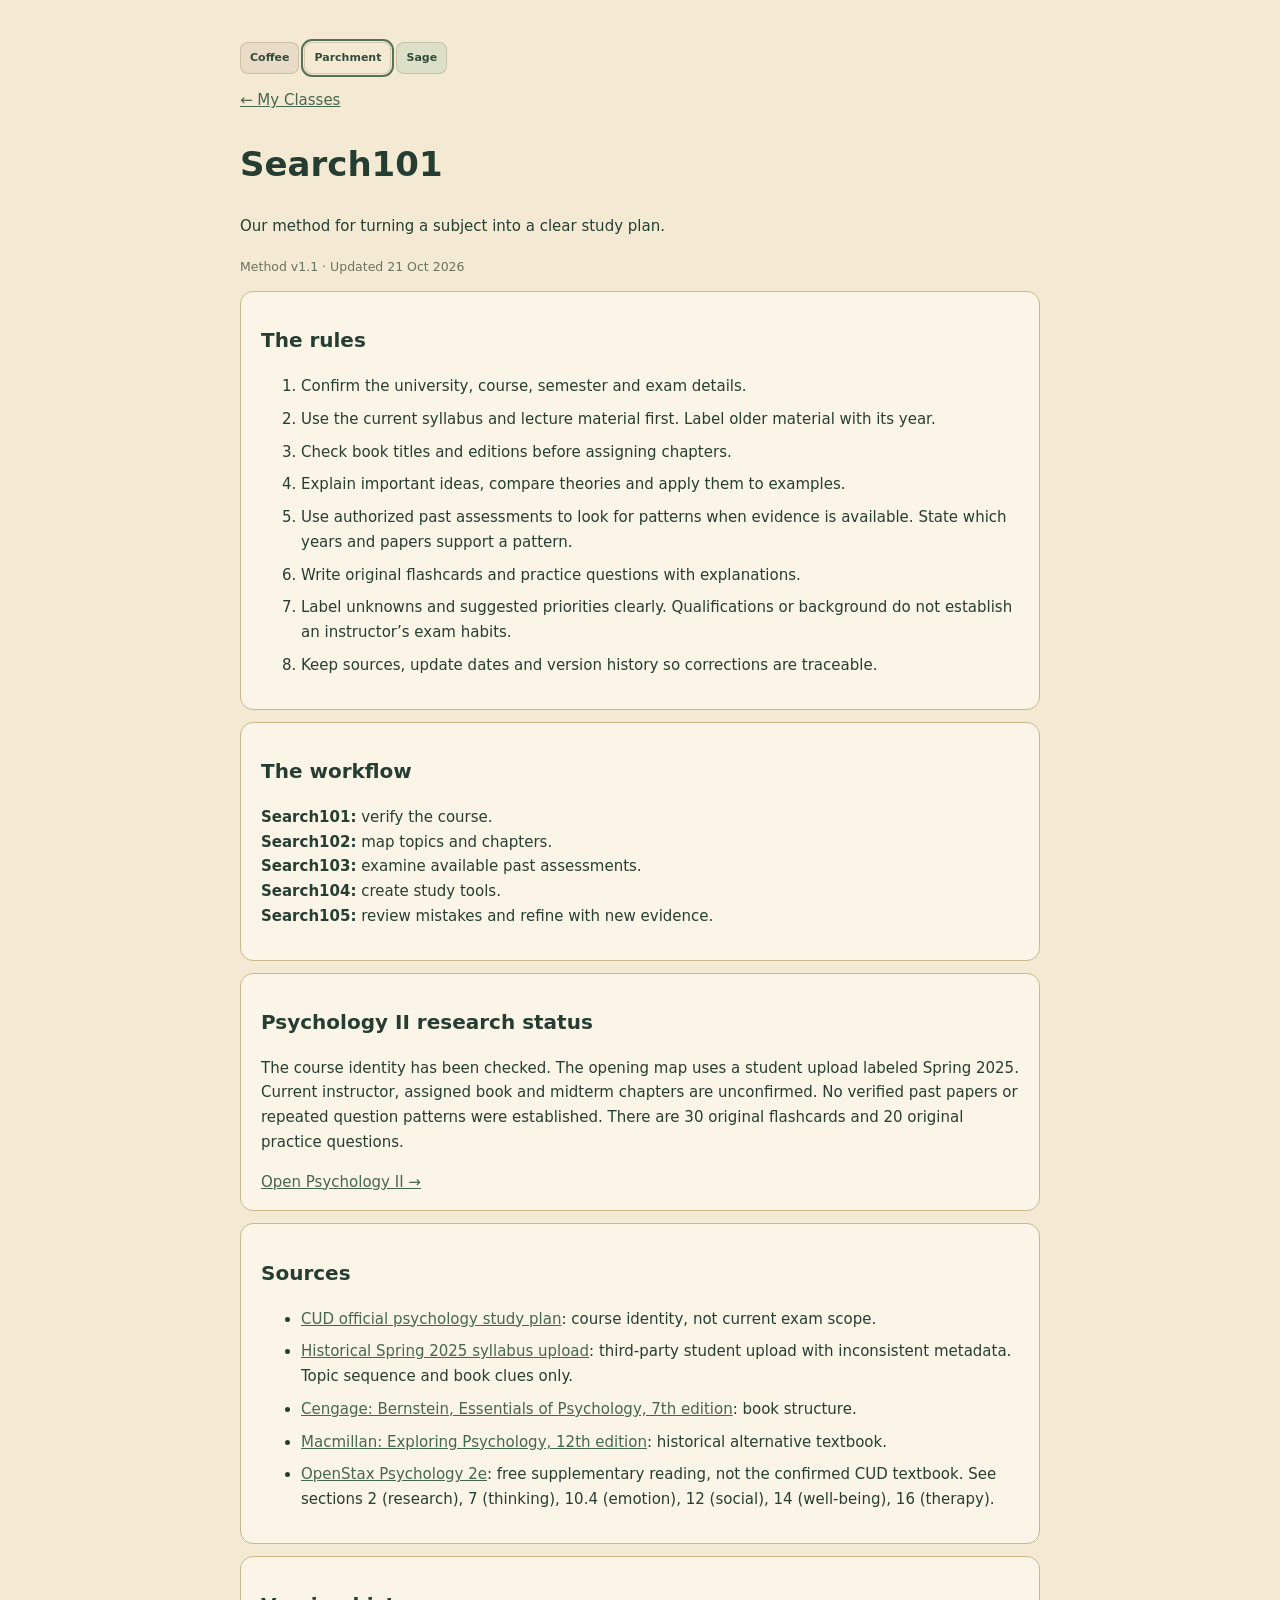
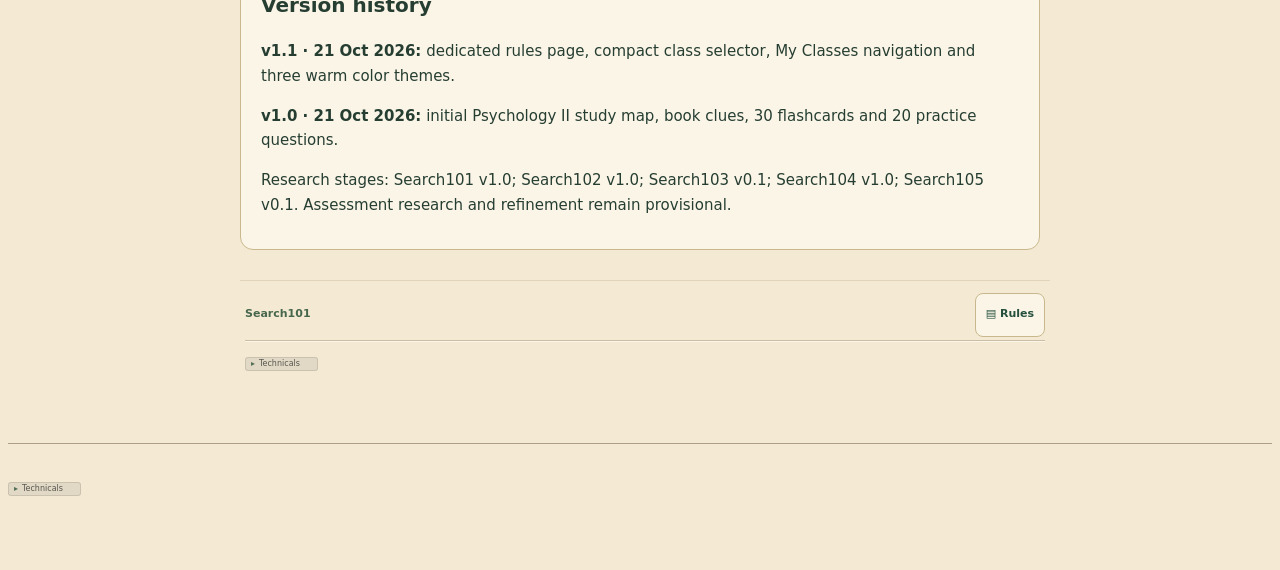
<file: search101.html>
<!doctype html><html lang="en"><head><meta charset="utf-8"><meta name="viewport" content="width=device-width,initial-scale=1"><title>Search101 · Study method</title><link rel="stylesheet" href="/warm-theme.css"><style id="uni005-compact">
footer:has(> [data-uni-footer]){padding-bottom:calc(62px + env(safe-area-inset-bottom,0px))!important}

/* UNI005. The disclosure owns the tap area. Its label owns the visible chip. */
:is(#site-rec,[data-uni-footer])[data-uni-footer],
:is(#site-rec,[data-uni-footer])[data-uni-footer] details {
  box-sizing:border-box!important; width:100%!important; max-width:100%!important;
  margin:0!important; padding:0!important; border:0!important; border-radius:0!important;
  background:transparent!important; box-shadow:none!important; text-align:left!important;
  direction:ltr; color:#58564f; font:400 8px/12px system-ui,sans-serif!important;
}
:is(#site-rec,[data-uni-footer])[data-uni-footer] :is(div,p,span,a,button,small,h3,dl,dt,dd,label,summary) {
  font:400 8px/12px system-ui,sans-serif!important;
  letter-spacing:normal!important; text-transform:none!important;
}
:is(#site-rec,[data-uni-footer])[data-uni-footer] :is(.uni-body,.rec-body,.techbody,.tech-inner,.chapter-detail-group,.website-details,.technical-section,.uni005-release) {
  background:transparent!important; border:0!important; box-shadow:none!important;
  padding:0!important; margin:0!important; text-align:left!important; display:block;
}
:is(#site-rec,[data-uni-footer])[data-uni-footer] summary {
  display:flex!important; align-items:flex-end!important; justify-content:flex-start!important;
  width:max-content!important; max-width:100%!important; min-width:44px!important; height:44px!important; min-height:44px!important;
  margin:0!important; padding:0!important; list-style:none!important; box-sizing:border-box!important;
  background:transparent!important; border:0!important; border-radius:0!important; box-shadow:none!important;
  transform:none!important; cursor:pointer; direction:ltr;
}
:is(#site-rec,[data-uni-footer])[data-uni-footer] summary::-webkit-details-marker {display:none}
:is(#site-rec,[data-uni-footer])[data-uni-footer] summary::before,
:is(#site-rec,[data-uni-footer])[data-uni-footer] summary::after {content:none!important;display:none!important}
:is(#site-rec,[data-uni-footer])[data-uni-footer] summary > span {
  display:inline-flex!important; align-items:center!important; justify-content:flex-start!important; flex:none!important;
  box-sizing:border-box!important; width:max-content!important; min-width:0!important; height:14px!important; min-height:14px!important;
  gap:4px!important; margin:0!important; padding:0 5px!important;
  border:.5px solid rgba(130,122,109,.25)!important; border-radius:3px!important;
  background:rgba(130,130,130,.16)!important; color:#58564f!important; box-shadow:none!important;
  font:400 8px/1 system-ui,sans-serif!important; white-space:nowrap!important; overflow-wrap:normal!important;
  transform:none!important; rotate:none!important; position:static!important;
}
:is(#site-rec,[data-uni-footer])[data-uni-footer] > summary > span {width:73px!important}
:is(#site-rec,[data-uni-footer])[data-uni-footer] summary > span::before {
  display:inline!important; content:"▸"!important; font:400 8px/1 system-ui,sans-serif!important;
  color:#527057!important; transform:none!important; border:0!important;
}
:is(#site-rec,[data-uni-footer])[data-uni-footer][open] > summary > span::before,
:is(#site-rec,[data-uni-footer])[data-uni-footer] details[open] > summary > span::before {content:"▾"!important}
:is(#site-rec,[data-uni-footer])[data-uni-footer] summary:focus-visible > span {outline:2px solid #527057;outline-offset:1px}
:is(#site-rec,[data-uni-footer])[data-uni-footer] :is(.uni005-release,p) {margin:0!important;padding:0!important}
:is(#site-rec,[data-uni-footer])[data-uni-footer] .uni005-release {display:grid!important;gap:2px!important;padding-top:4px!important}
:is(#site-rec,[data-uni-footer])[data-uni-footer] [data-connections] {display:flex!important;gap:2px 8px!important;flex-wrap:wrap}
:is(#site-rec,[data-uni-footer])[data-uni-footer] [data-service] {display:inline-flex;align-items:center;gap:3px;white-space:nowrap}
:is(#site-rec,[data-uni-footer])[data-uni-footer] [data-service] i {display:inline-block;width:6px!important;height:6px!important;box-sizing:border-box;margin:0!important;border:1px solid currentColor;border-radius:50%}
:is(#site-rec,[data-uni-footer])[data-uni-footer] :is(.actions,.actions-line,.row,.chapter-detail-row) {gap:2px 4px!important;padding:0!important}
:is(#site-rec,[data-uni-footer])[data-uni-footer] button {min-height:14px!important;padding:0 5px!important;margin:0!important}
:is(#site-rec,[data-uni-footer])[data-uni-footer] details[open] > p:first-of-type {padding-top:4px!important}
</style></head><body><main class="rules"><a href="/#classes">← My Classes</a><h1>Search101</h1><p>Our method for turning a subject into a clear study plan.</p><small>Method v1.1 · Updated 21 Oct 2026</small><section><h2>The rules</h2><ol><li>Confirm the university, course, semester and exam details.</li><li>Use the current syllabus and lecture material first. Label older material with its year.</li><li>Check book titles and editions before assigning chapters.</li><li>Explain important ideas, compare theories and apply them to examples.</li><li>Use authorized past assessments to look for patterns when evidence is available. State which years and papers support a pattern.</li><li>Write original flashcards and practice questions with explanations.</li><li>Label unknowns and suggested priorities clearly. Qualifications or background do not establish an instructor’s exam habits.</li><li>Keep sources, update dates and version history so corrections are traceable.</li></ol></section><section><h2>The workflow</h2><p><strong>Search101:</strong> verify the course.<br><strong>Search102:</strong> map topics and chapters.<br><strong>Search103:</strong> examine available past assessments.<br><strong>Search104:</strong> create study tools.<br><strong>Search105:</strong> review mistakes and refine with new evidence.</p></section><section><h2>Psychology II research status</h2><p>The course identity has been checked. The opening map uses a student upload labeled Spring 2025. Current instructor, assigned book and midterm chapters are unconfirmed. No verified past papers or repeated question patterns were established. There are 30 original flashcards and 20 original practice questions.</p><a href="/psychology.html">Open Psychology II →</a></section><section id="sources"><h2>Sources</h2><ul><li><a href="https://www.cud.ac.ae/study-plan/social-sciences/bachelor-of-arts-in-psychology" target="_blank" rel="noopener">CUD official psychology study plan</a>: course identity, not current exam scope.</li>
<li><a href="https://www.studocu.com/row/document/canadian-university-of-dubai/principles-of-environmental-sciences/course-syllabus-psy-102-spring-2025-revised/123117086" target="_blank" rel="noopener">Historical Spring 2025 syllabus upload</a>: third-party student upload with inconsistent metadata. Topic sequence and book clues only.</li>
<li><a href="https://www.cengage.ca/c/essentials-of-psychology-7e-bernstein/9781337612395/" target="_blank" rel="noopener">Cengage: Bernstein, Essentials of Psychology, 7th edition</a>: book structure.</li>
<li><a href="https://store.macmillanlearning.com/us/product/Achieve-for-Exploring-Psychology-1-Term-Online/p/1319369901" target="_blank" rel="noopener">Macmillan: Exploring Psychology, 12th edition</a>: historical alternative textbook.</li>
<li><a href="https://openstax.org/details/books/psychology-2e" target="_blank" rel="noopener">OpenStax Psychology 2e</a>: free supplementary reading, not the confirmed CUD textbook. See sections 2 (research), 7 (thinking), 10.4 (emotion), 12 (social), 14 (well-being), 16 (therapy).</li></ul></section><section><h2>Version history</h2><p><strong>v1.1 · 21 Oct 2026:</strong> dedicated rules page, compact class selector, My Classes navigation and three warm color themes.</p><p><strong>v1.0 · 21 Oct 2026:</strong> initial Psychology II study map, book clues, 30 flashcards and 20 practice questions.</p><p>Research stages: Search101 v1.0; Search102 v1.0; Search103 v0.1; Search104 v1.0; Search105 v0.1. Assessment research and refinement remain provisional.</p></section></main><script src="/warm-theme.js"></script><script defer src="/uni003.js"></script>
<footer style="border-top:1px solid #ad9e8b;margin:12px 0;padding-top:8px"><details data-uni-footer><summary><span style="display:inline-block;width:73px;text-align:center;background:#d8cfc2;color:#4e4b42;font:8px/14px system-ui;border-radius:3px">Technicals</span></summary><div class="uni005-release" dir="ltr"><p>Version 2026.11.26.4 · Released 26 November 2026 · 16:51 UTC</p><p data-connections data-origin="https://ahmed-life-lab.vercel.app" style="display:flex;flex-wrap:wrap;gap:4px 12px"><span role="img" data-service="github" aria-label="GitHub · unverified"><i aria-hidden="true" style="display:inline-block;width:7px;height:7px;border:1px solid currentColor;border-radius:100%;margin-right:4px"></i>GitHub</span><span role="img" data-service="vercel" aria-label="Vercel · unverified"><i aria-hidden="true" style="display:inline-block;width:7px;height:7px;border:1px solid currentColor;border-radius:100%;margin-right:4px"></i>Vercel</span><span role="img" data-service="supabase" aria-label="Supabase · unverified"><i aria-hidden="true" style="display:inline-block;width:7px;height:7px;border:1px solid currentColor;border-radius:100%;margin-right:4px"></i>Supabase</span></p><p><a href="https://ahmed-life-lab.vercel.app/latest.html" download>Download latest HTML · Ahmed Life Lab</a></p></div></details></footer><script>(() => {
  const services = ['github', 'vercel', 'supabase'];
  const labels = {connected:'verified',failed:'connection failed',unknown:'unverified'};
  const colors = {connected:'#397448',failed:'#b24039',unknown:'transparent'};
  async function check(row) {
    function paint(states) {
      for (const name of services) {
        const label = row.querySelector('[data-service="'+name+'"]');
        const state = Object.hasOwn(labels,states[name]) ? states[name] : 'unknown';
        label.firstElementChild.style.backgroundColor = colors[state];
        label.title = label.textContent.trim() + ' · ' + labels[state];
        label.setAttribute('aria-label', label.title);
      }
    }
    paint({});
    try {
      const url = new URL('/api/uni005', location.protocol === 'file:' ? row.dataset.origin : location.origin);
      const response = await fetch(url, {cache:'no-store',credentials:'omit',signal:AbortSignal.timeout(8000)});
      if (response.ok) paint(await response.json());
    } catch { /* A saved copy can be opened offline. */ }
  }
  document.addEventListener('toggle', e => {
    if (e.target.tagName === 'DETAILS' && e.target.open) {
      const row = e.target.querySelector('[data-connections]');
      if (row && row.closest('details') === e.target) check(row);
    }
  }, true);
})();
</script></body></html>
</file>
<file: writing-v2.css>
/* Ahmed Life Lab Writing Studio v2. A separate layer above the existing life modules. */
.alw{color:#263a31;max-width:1450px;margin:0 auto;padding-bottom:22px}
.alw button,.alw input,.alw select,.alw textarea{font:inherit}
.alw button{cursor:pointer}
.alw :focus-visible{outline:2px solid #7a9b78;outline-offset:2px}
.alw-heading{display:flex;justify-content:space-between;align-items:start;gap:12px;flex-wrap:wrap;margin:8px 0 18px}
.alw-eyebrow{font-size:10px;color:#809182;letter-spacing:1.7px;font-weight:750}
.alw-heading h1{font-size:clamp(26px,3.5vw,39px);line-height:1.1;letter-spacing:-1px;margin:9px 0 8px}
.alw-heading p{color:#728173;font-size:13px;margin:0;max-width:640px}
.alw-actions{display:flex;gap:7px;align-items:center;flex-wrap:wrap}
.alw-btn{background:#fff;border:1px solid #d5e0d0;border-radius:9px;color:#355842;padding:9px 12px;min-height:38px;font-weight:680;font-size:12px!important}
.alw-btn:hover{background:#f3f6f0}
.alw-btn.primary{color:white;background:#315842;border-color:#315842}
.alw-btn.primary:hover{background:#244735}
.alw-btn:disabled{opacity:.48;cursor:not-allowed}
.alw-btn.danger{color:#a94443;border-color:#ead1cf}
.alw-back{display:inline-flex;align-items:center;gap:6px;background:none;border:0;font-size:12px;color:#58735f;padding:5px 0 8px;font-weight:700}
.alw-shelf{display:grid;grid-template-columns:repeat(auto-fill,minmax(220px,1fr));gap:14px}
.alw-book{background:white;border:1px solid #e0e5db;border-radius:15px;overflow:hidden;text-align:left;padding:0;box-shadow:0 3px 9px #1a382808}
.alw-book:hover{transform:translateY(-2px);border-color:#a9bfa5}
.alw-cover{height:209px;display:flex;flex-direction:column;justify-content:space-between;padding:19px;position:relative;background:linear-gradient(150deg,#244938,#68836c);color:#f8f4e9;overflow:hidden}
.alw-book:nth-child(2n) .alw-cover{background:linear-gradient(145deg,#685a49,#ae9872)}
.alw-book:nth-child(3n) .alw-cover{background:linear-gradient(130deg,#1f4052,#5b7b8f)}
.alw-cover small{font-size:10px;letter-spacing:1.6px;color:#f5ebd6;position:relative;z-index:1}
.alw-cover strong{font:normal 27px/1.15 Georgia,serif;position:relative;z-index:1;overflow-wrap:anywhere}
.alw-cover img{position:absolute;inset:0;width:100%;height:100%;object-fit:cover}
.alw-cover.has-cover:after{content:"";position:absolute;inset:0;background:linear-gradient(180deg,#162d245e,#162d24ad)}
.alw-book-info{padding:16px}
.alw-book-info h2{font-size:15px;margin:0 0 5px;overflow-wrap:anywhere}
.alw-book-info p{font-size:12px;color:#708074;margin:0 0 12px;line-height:1.4;min-height:18px}
.alw-book-info small{font-size:11px;color:#849287}
.alw-empty{padding:35px 18px;text-align:center;border:1px dashed #cad8c7;border-radius:13px;background:#fafbf7;color:#7d8b7f;font-size:13px}
.alw-tip{margin-top:14px;font-size:11px;color:#866f45;background:#fff8e8;border:1px solid #eedfb8;border-radius:9px;padding:11px 13px}
.alw-tip strong{color:#765f34}
.alw-tabs{display:flex;gap:7px;flex-wrap:wrap;margin:14px 0}
.alw-tab{border:1px solid #d9e2d4;background:#f5f7f2;border-radius:9px;color:#506c55;font-size:12px!important;font-weight:700;padding:9px 12px}
.alw-tab.active{background:#dce7d7;color:#244d35;border-color:#c8d9c4}
.alw-editor-layout{display:grid;grid-template-columns:220px minmax(0,1fr);gap:14px;align-items:start}
.alw-chapters{border:1px solid #e1e8dc;border-radius:12px;background:#fff;padding:11px}
.alw-list-head{display:flex;align-items:center;justify-content:space-between;gap:6px;margin-bottom:10px}
.alw-list-head h3{font-size:13px;margin:0}
.alw-list{display:grid;gap:5px}
.alw-item{width:100%;text-align:left;border:0;border-radius:9px;padding:10px;color:#426349;background:transparent;font-size:12px!important}
.alw-item:hover,.alw-item.active{background:#e5eee1}
.alw-item strong{display:block;line-height:1.45;overflow-wrap:anywhere}
.alw-item small{color:#859386;display:block;font-size:10px;margin-top:3px}
.alw-mobile-choice{display:none}
.alw-editor{border:1px solid #dfe7d9;background:white;border-radius:14px;padding:20px;min-width:0}
.alw-editor-top{display:flex;justify-content:space-between;gap:8px;flex-wrap:wrap;align-items:center}
.alw-controls{display:flex;flex-wrap:wrap;align-items:center;gap:6px;margin:12px 0 15px}
.alw-controls .alw-btn{font-size:11px!important;min-height:35px;padding:7px 10px}
.alw-status{font-size:11px;color:#6e886f;padding:7px}
.alw-draft{color:#a26b38}
.alw-chapter-title{border:0;border-bottom:1px solid #dee6d9;border-radius:0;width:100%;padding:11px 2px;color:#233e2d;font-weight:730;font-size:26px!important;background:none;outline:none}
.alw-chapter-title:disabled{opacity:1}
.alw-chapter-body{width:100%;min-height:360px;border:0;background:transparent;resize:vertical;padding:22px 4px 14px;line-height:1.9;font:19px/1.9 Georgia,"Times New Roman",serif!important;color:#263b2e;outline:none;box-sizing:border-box}
.alw-chapter-body:disabled{opacity:1;-webkit-text-fill-color:#263b2e}
.alw-chapter-body[dir=rtl]{font-family:Georgia,"Noto Naskh Arabic","Geeza Pro",serif!important}
.alw-editor-meta{display:flex;gap:9px;align-items:center;flex-wrap:wrap;color:#829181;font-size:11px;margin:11px 0;border-bottom:1px solid #e5ebe2;padding:0 0 10px}
.alw-revisions{margin-top:15px;border:1px solid #d6e2d3;background:#f6f8f4;border-radius:10px;padding:14px}
.alw-revision-row{display:flex;align-items:center;justify-content:space-between;gap:8px;border-top:1px solid #e1e8de;padding:9px 0}
.alw-revision-row:first-of-type{border:0}
.alw-revision-row small{font-size:11px;color:#728476}
.alw-grid{display:grid;grid-template-columns:repeat(auto-fill,minmax(220px,1fr));gap:12px}
.alw-character{background:#fff;border:1px solid #e0e9dd;border-radius:13px;overflow:hidden}
.alw-character-image{height:176px;background:linear-gradient(140deg,#e3ebdf,#f5f7f0);display:grid;place-items:center;color:#547158;font-size:44px;overflow:hidden}
.alw-character-image img{width:100%;height:100%;object-fit:cover}
.alw-character-content{padding:14px}
.alw-character-content h3{font-size:17px;margin:0 0 5px}
.alw-character-content p{margin:0 0 9px;font-size:12px;color:#788679;line-height:1.5;white-space:pre-wrap;overflow-wrap:anywhere}
.alw-character-actions{display:flex;gap:6px;flex-wrap:wrap}
.alw-gallery{display:grid;grid-template-columns:repeat(auto-fill,minmax(180px,1fr));gap:12px}
.alw-art{background:#fff;border:1px solid #e2e9dd;border-radius:13px;overflow:hidden;min-width:0}
.alw-art img{width:100%;height:168px;object-fit:contain;background:#f8faf6;display:block}
.alw-art-info{padding:11px}
.alw-art-info strong{font-size:12px;display:block;margin:0 0 4px;overflow-wrap:anywhere}
.alw-art-info small{font-size:10px;color:#8a9589}
.alw-art-actions{display:flex;gap:5px;flex-wrap:wrap;padding-top:9px}
.alw-draw-modal{position:fixed;z-index:110;inset:0;padding:12px;background:#07150bc9;display:none;align-items:center;justify-content:center}
.alw-draw-modal.open{display:flex}
.alw-draw-shell{width:min(1080px,100%);height:min(940px,96dvh);max-height:96dvh;background:#f7f5ef;border-radius:15px;padding:13px;display:flex;flex-direction:column;gap:8px;overflow:auto}
.alw-draw-heading{display:flex;justify-content:space-between;gap:9px;align-items:center}
.alw-draw-heading h2{font-size:19px;margin:0}
.alw-draw-toolbar{display:flex;align-items:center;gap:7px;flex-wrap:wrap}
.alw-swatch{width:27px;height:27px;border-radius:50%;border:2px solid #fff;box-shadow:0 0 0 1px #c8d5c4;padding:0;flex-shrink:0}
.alw-swatch.selected{box-shadow:0 0 0 3px #336247}
.alw-draw-toolbar label{font-size:12px;font-weight:650}
.alw-draw-toolbar input[type=range]{width:97px;accent-color:#345942}
.alw-canvas-wrap{border:1px solid #cad9c7;border-radius:9px;overflow:hidden;flex:1;min-height:190px;background:#fff;display:flex;justify-content:center;align-items:center}
.alw-canvas-wrap canvas{display:block;width:100%;height:100%;max-height:100%;object-fit:contain;touch-action:none;cursor:crosshair;background:#fff}
.alw-draw-footer{display:flex;align-items:center;gap:8px;flex-wrap:wrap}
.alw-draw-footer input,.alw-draw-footer select{border:1px solid #d3dfcd;border-radius:8px;background:white;color:#34543c;font:inherit;font-size:12px;padding:8px;min-width:0}
.alw-draw-footer input{flex:1 1 120px}
.alw-dialog-bg{position:fixed;inset:0;background:#11231ac0;z-index:105;display:none;align-items:center;justify-content:center;padding:13px}
.alw-dialog-bg.open{display:flex}
.alw-dialog{background:#fff;border-radius:14px;padding:20px;width:min(560px,100%);max-height:90dvh;overflow-y:auto}
.alw-dialog h2{margin:0 0 11px}
.alw-dialog label{display:block;font-size:12px;color:#426046;font-weight:730;margin:11px 0 5px}
.alw-dialog input:not([type=file]),.alw-dialog textarea,.alw-dialog select{width:100%;min-width:0;box-sizing:border-box;border-radius:8px;border:1px solid #c9d9c6;padding:10px;color:#304d37;background:#fff;font:inherit;font-size:13px}
.alw-dialog textarea{min-height:95px}
.alw-dialog .alw-fields{display:grid;grid-template-columns:1fr 1fr;gap:8px}
.alw-dialog-footer{display:flex;justify-content:flex-end;gap:8px;margin-top:18px}
.alw-toast{position:fixed;left:50%;transform:translateX(-50%);bottom:20px;z-index:140;border-radius:10px;background:#214b35;color:white;padding:11px 16px;font-size:12px;box-shadow:0 12px 35px #071c0b33;max-width:calc(100vw - 30px)}
.alw-visually-hidden{position:absolute!important;clip:rect(0,0,0,0);height:1px;width:1px;overflow:hidden}
@media(max-width:920px){.alw-editor-layout{grid-template-columns:180px minmax(0,1fr)}.alw-editor{padding:14px}}
@media(max-width:700px){
 .alw-heading{margin-top:10px}
 .alw-heading h1{font-size:30px}
 .alw-shelf{grid-template-columns:repeat(2,minmax(0,1fr));gap:9px}
 .alw-cover{height:170px;padding:13px}
 .alw-cover strong{font-size:21px}
 .alw-book-info{padding:11px}
 .alw-book-info h2{font-size:13px}
 .alw-editor-layout{display:block}
 .alw-chapters{display:none}
 .alw-mobile-choice{display:flex;gap:7px;align-items:center;margin:0 0 9px}
 .alw-mobile-choice select{flex:1;min-width:0;border:1px solid #cbdac6;border-radius:8px;background:white;padding:10px;color:#2d5137;font-size:13px}
 .alw-editor{padding:12px}
 .alw-controls{gap:5px}
 .alw-controls .alw-btn{padding:8px;font-size:11px!important;min-height:36px}
 .alw-chapter-title{font-size:22px!important}
 .alw-chapter-body{min-height:340px;font-size:18px!important}
 .alw-grid{grid-template-columns:repeat(2,minmax(0,1fr));gap:9px}
 .alw-character-image{height:145px}
 .alw-character-content{padding:10px}
 .alw-gallery{grid-template-columns:repeat(2,minmax(0,1fr));gap:9px}
 .alw-art img{height:130px}
 .alw-draw-modal{padding:0}
 .alw-draw-shell{width:100vw;height:100dvh;max-height:100dvh;border-radius:0;padding:10px}
 .alw-draw-heading h2{font-size:16px}
 .alw-draw-toolbar{gap:5px}
 .alw-canvas-wrap{min-height:150px}
 .alw-draw-footer{gap:5px}
 .alw-draw-footer .alw-btn{font-size:11px!important;padding:8px}
}
@media(max-width:360px){
 .alw-shelf,.alw-grid{grid-template-columns:1fr}
 .alw-cover{height:160px}
 .alw-controls .alw-btn{padding:7px}
}
@media print{
 aside,.nav,.top,main>.notice,.alw-heading .alw-actions,.alw-tabs,.alw-chapters,.alw-mobile-choice,.alw-controls,.alw-tip,.alw-revisions,.alw-book-actions,.alw-dialog-bg,.alw-draw-modal,.alw-toast{display:none!important}
 main{padding:0!important;margin:0!important;max-width:none!important}
 .alw-editor-layout{display:block}.alw-editor{border:0;padding:0}
 .alw-chapter-body{min-height:0;height:auto}
}
</file>
<file: warm-theme.css>
:root{--paper:#f4ead3;--surface:#fbf5e7;--edge:#c9b88d;--sage:#dce0c8;background:var(--paper);color:#263e32}:root[data-theme=coffee]{--paper:#e8dbc7;--surface:#f3e8d8;--edge:#beaa8b;--sage:#d8dcc6}:root[data-theme=sage]{--paper:#e2e5d5;--surface:#eff0e3;--edge:#b5bea5;--sage:#d0d9be}body{background:var(--paper)!important;color:#263e32}body>aside{background:var(--surface);border-color:var(--edge)}.warm-themes{display:flex;gap:5px;align-items:center;flex-wrap:wrap;margin:9px 0 14px}.warm-themes button{font:600 11px/1.2 system-ui;color:#344b3c;padding:6px 9px;min-height:32px;border:1px solid #a6957566;border-radius:8px;cursor:pointer}.warm-themes button[data-theme=coffee]{background:#e8dbc7}.warm-themes button[data-theme=parchment]{background:#f4ead3}.warm-themes button[data-theme=sage]{background:#dce0c8}.warm-themes button[aria-pressed=true]{outline:2px solid #55715a;outline-offset:1px}.nav button{border:1px solid var(--edge);background:var(--surface);font-size:12px;padding:9px 11px;min-height:42px}.nav button[data-page=university]{order:-2;background:var(--sage);border-color:#758468;padding:14px 11px;min-height:62px;font-size:17px;grid-column:1/-1}.nav button[data-page=home]{order:2}.nav button.active{box-shadow:inset 3px 0 #446049;background:var(--sage)}.nav-subtitle{display:block;font:400 10px/1.4 system-ui;margin-top:4px;color:#5c6a57}.card,.panel,.item,.box,.ahd-card,.semester-note{background:var(--surface);border-color:var(--edge)}.secondary{background:var(--sage)}.warm-footer{display:flex;justify-content:center;flex-wrap:wrap;align-items:center;gap:8px;font:11px/1.5 system-ui;color:#767461;margin:30px 0 6px;padding:14px 0;border-top:1px solid #b9a88655}.warm-footer a{color:#9a5c3b;text-decoration:none;font-weight:650;min-height:32px;display:inline-flex;align-items:center}.class-toolbar{display:flex;align-items:center;gap:8px;flex-wrap:wrap;margin:12px 0}.class-toolbar label{font:600 11px system-ui;color:#67725c}.class-toolbar select{font:600 13px system-ui;max-width:100%;min-height:36px;background:var(--sage);color:#2e4838;border:1px solid #889779;border-radius:9px;padding:8px}.class-empty{padding:20px;border:1px solid var(--edge);border-radius:14px;background:var(--surface)}.class-empty h2{font-size:21px}.class-empty p{font-size:14px}.class-link{display:inline-block;font-size:12px;margin-top:9px;color:#47674d}.rules{max-width:800px;margin:auto;padding:25px 20px;font:15px/1.65 system-ui}.rules h1{font-size:34px}.rules h2{font-size:20px}.rules section{padding:16px 20px;margin:12px 0;border:1px solid var(--edge);border-radius:13px;background:var(--surface)}.rules a{color:#47674d}.rules li{margin:8px 0}.rules small{color:#69735f}@media(max-width:900px){body>aside{padding:14px 16px}.nav{gap:6px}.nav button{padding:9px;min-height:42px}.nav button[data-page=home]{grid-column:1/-1;min-height:32px;padding:6px 9px}.nav .nav-icon{font-size:16px}.nav button[data-page=university] .nav-icon{font-size:23px;flex-basis:29px}.warm-themes{margin:6px 0 11px}.logo{font-size:25px!important}}@media print{.warm-themes,.class-toolbar{display:none}}

/* Whole-card links with independent priority controls. */
.semester-subject,.semester-row{position:relative;isolation:isolate}.semester-subject .class-link::after,.semester-row .class-link::after{content:"";position:absolute;inset:0;z-index:1;border-radius:12px;cursor:pointer}.semester-subject select,.semester-row select,.semester-subject button,.semester-row button{position:relative;z-index:2}.semester-subject:has(.class-link:focus-visible),.semester-row:has(.class-link:focus-visible){outline:2px solid #47674d;outline-offset:3px}.semester-subject:has(.class-link:hover),.semester-row:has(.class-link:hover){box-shadow:0 0 0 1px #47674d44}
/* Compact class cards and persistent ordering. */
.semester .semester-grid{grid-template-columns:repeat(2,minmax(0,1fr));gap:10px}
.semester .semester-subject{min-width:0;padding:12px;display:flex;flex-direction:column}
.semester-subject .eyebrow{font-size:9px;letter-spacing:1.3px}
.semester .semester-subject h2{font-size:15px;line-height:1.3;margin:5px 0 7px;overflow-wrap:break-word}
.semester .semester-subject p{font-size:12px;line-height:1.4;margin:3px 0}
.semester-subject .ah-badges{margin-top:auto;padding-top:8px;gap:5px}
.semester-subject .ah-badge{font-size:11px;padding:5px 7px;min-height:32px;max-width:100%}
.semester-subject .class-link,.semester-row .class-link{margin:0;font-size:0;line-height:0}
.semester-tabs{align-items:center;flex-wrap:wrap}
.semester .semester-tabs button{padding:8px 12px;min-height:36px;font-size:12px}
.class-sort{margin-left:auto;display:flex;align-items:center;gap:5px;font-size:11px;color:#536a5b}
.class-sort select{min-height:36px;max-width:118px;padding:6px;border:1px solid var(--edge);border-radius:9px;background:var(--surface);color:#365340;font-size:12px}
@media(max-width:380px){.semester .semester-grid{gap:8px}.semester .semester-subject{padding:10px}.semester .semester-subject h2{font-size:14px}.class-sort{gap:3px}.semester .semester-tabs button{padding:8px 9px}.class-sort select{max-width:104px}}

/* Universal Rules footer, library v1.0 */
.warm-footer{justify-content:space-between;max-width:1200px;width:100%;margin-left:auto;margin-right:auto;padding-left:5px;padding-right:5px}.rules-footer-meta{display:inline-flex;align-items:center;gap:8px;flex-wrap:wrap}.warm-footer .rules-footer-link{display:inline-flex;align-items:center;justify-content:center;padding:6px 10px;min-height:30px;border:1px solid var(--edge,#c5b597);border-radius:8px;text-decoration:none!important;color:#24503d;font-size:11px;font-weight:700;background:var(--surface,#fff9eb)}@media print{.warm-footer .rules-footer-link{display:none}}

.uni-footer{direction:ltr;text-align:left;padding-top:12px}.uni-top{display:flex;align-items:center;justify-content:flex-start;width:44px;height:44px;background:transparent;border:0;padding:0;color:#527057;box-shadow:none;cursor:pointer}.uni-line{height:2px;margin:3px 0 0;background:linear-gradient(to bottom,rgba(93,75,53,.28) 0 50%,rgba(255,249,235,.8) 50% 100%)}.uni-rec{width:100%;margin:0;background:transparent;border:0;box-shadow:none}.uni-rec>summary{display:flex;align-items:center;justify-content:flex-start;list-style:none;min-height:44px;width:max-content;padding:0;cursor:pointer}.uni-rec>summary::-webkit-details-marker,.uni-rec>summary::before{display:none;content:none}.uni-chip{box-sizing:border-box;display:inline-flex;align-items:center;gap:4px;width:73px;height:14px;border:.5px solid rgba(130,122,109,.25);border-radius:3px;background:rgba(130,130,130,.16);color:#58564f;font:400 8px/1 system-ui,sans-serif;padding:0 5px}.uni-chip::before{content:'▸';color:#527057;font-size:8px}.uni-rec[open] .uni-chip::before{content:'▾'}.uni-body{padding:6px 0 12px;font:12px/1.5 system-ui,sans-serif}
footer.warm-footer.uni-footer{display:block;text-align:left}.warm-footer-links{display:flex;align-items:center;justify-content:space-between}.warm-footer .uni-top{background:transparent;border:0;box-shadow:none}
</file>
